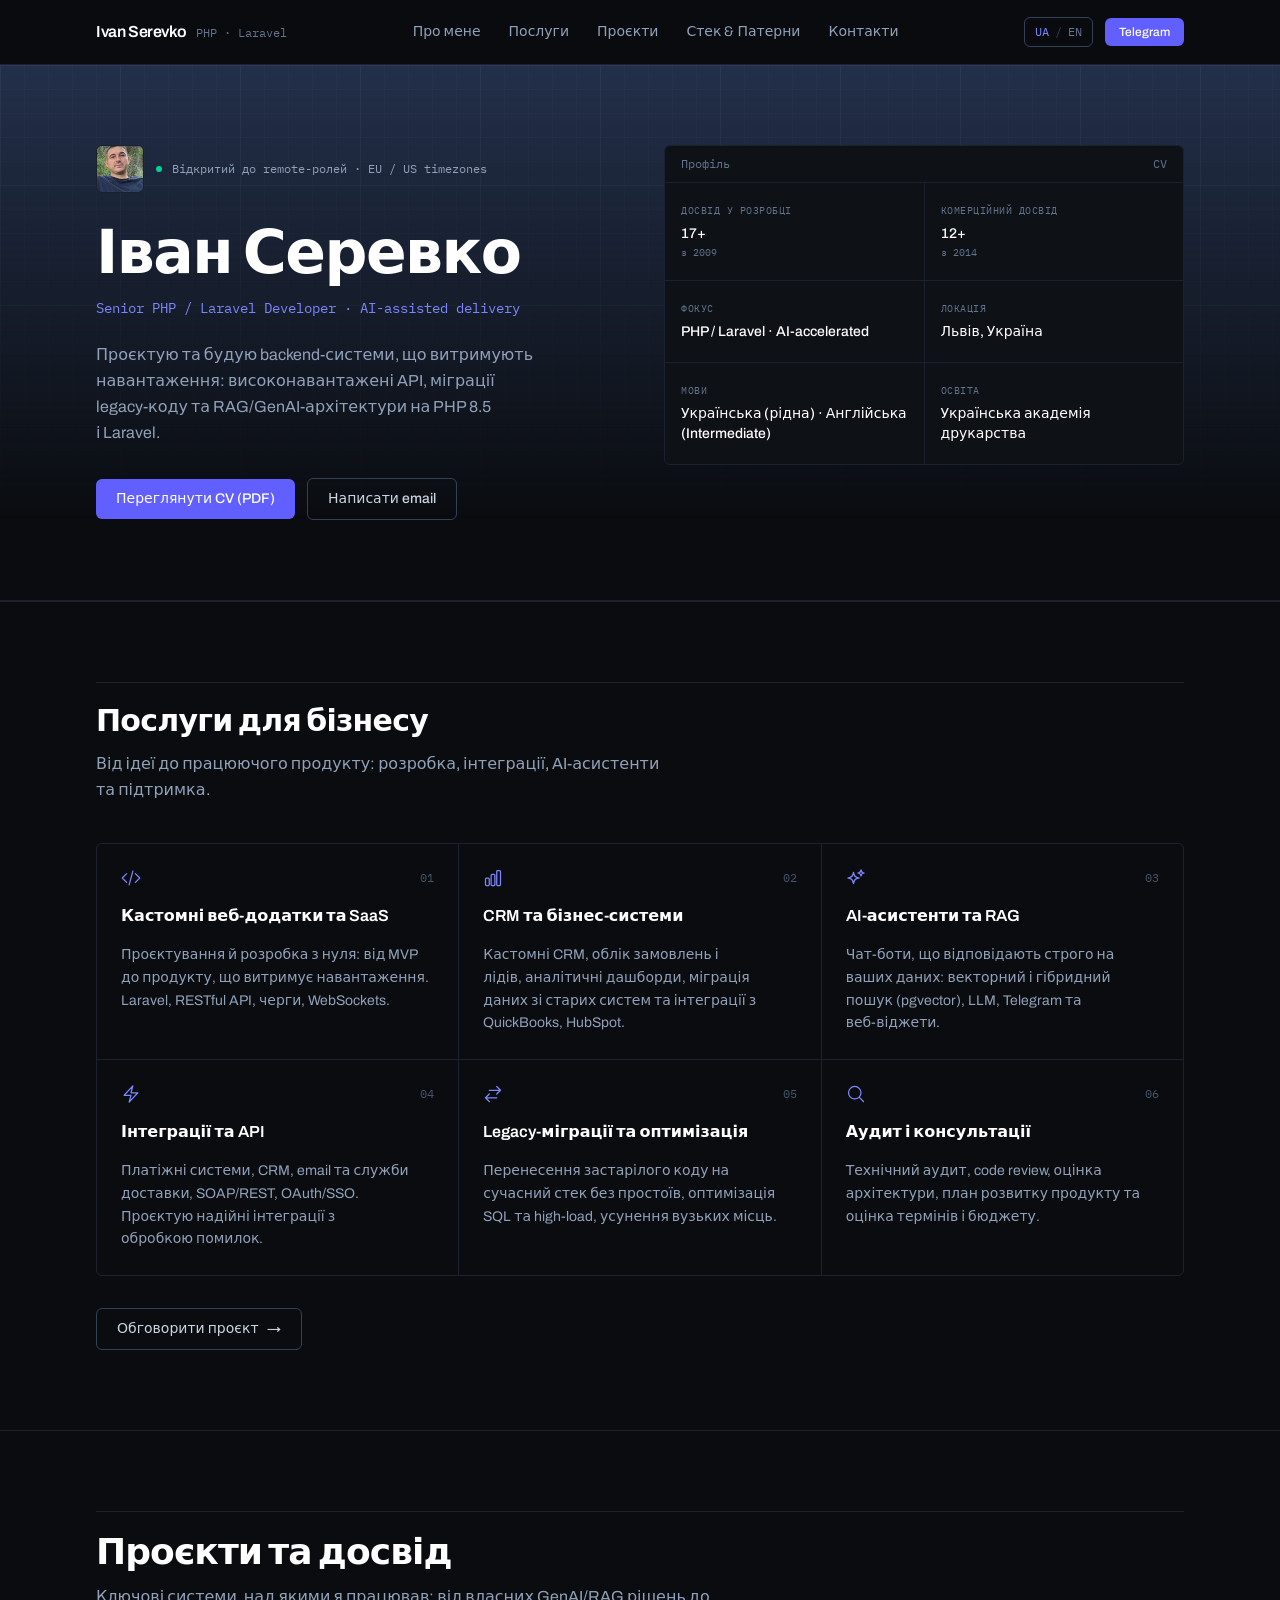
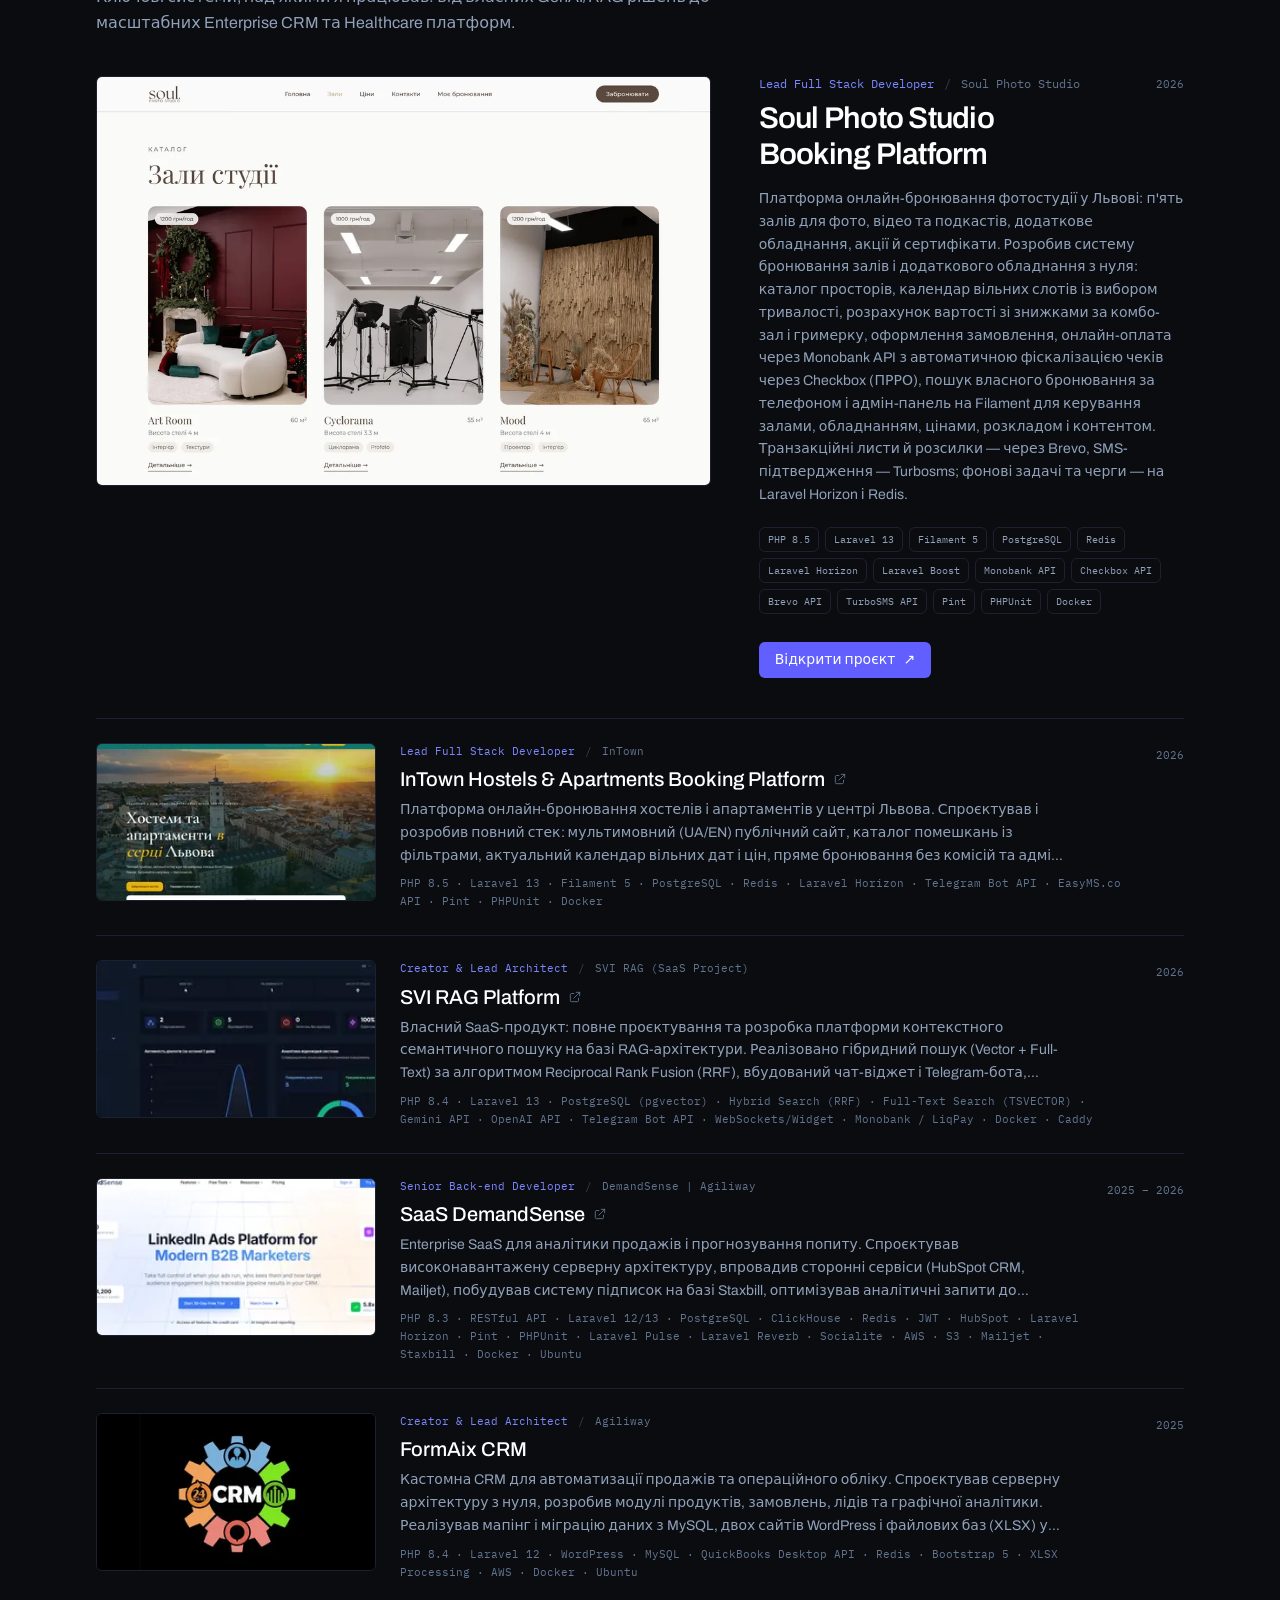
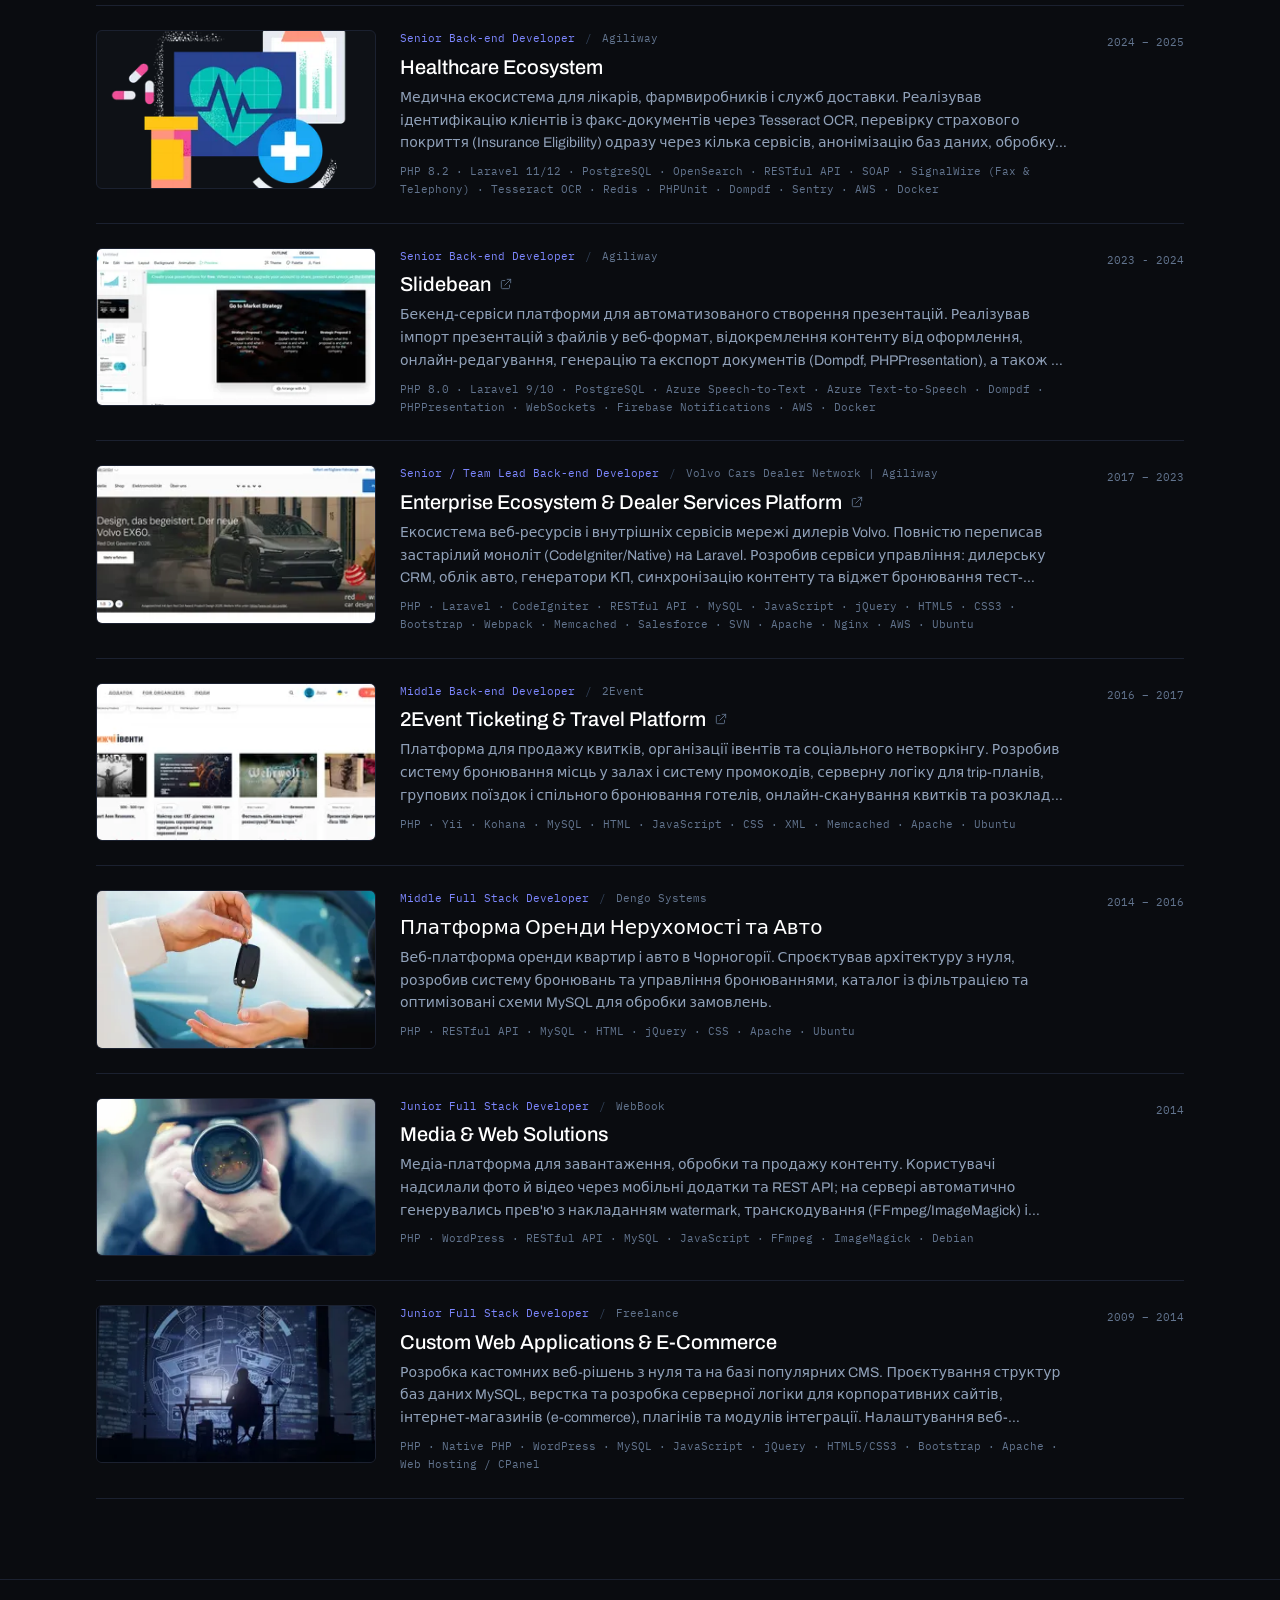
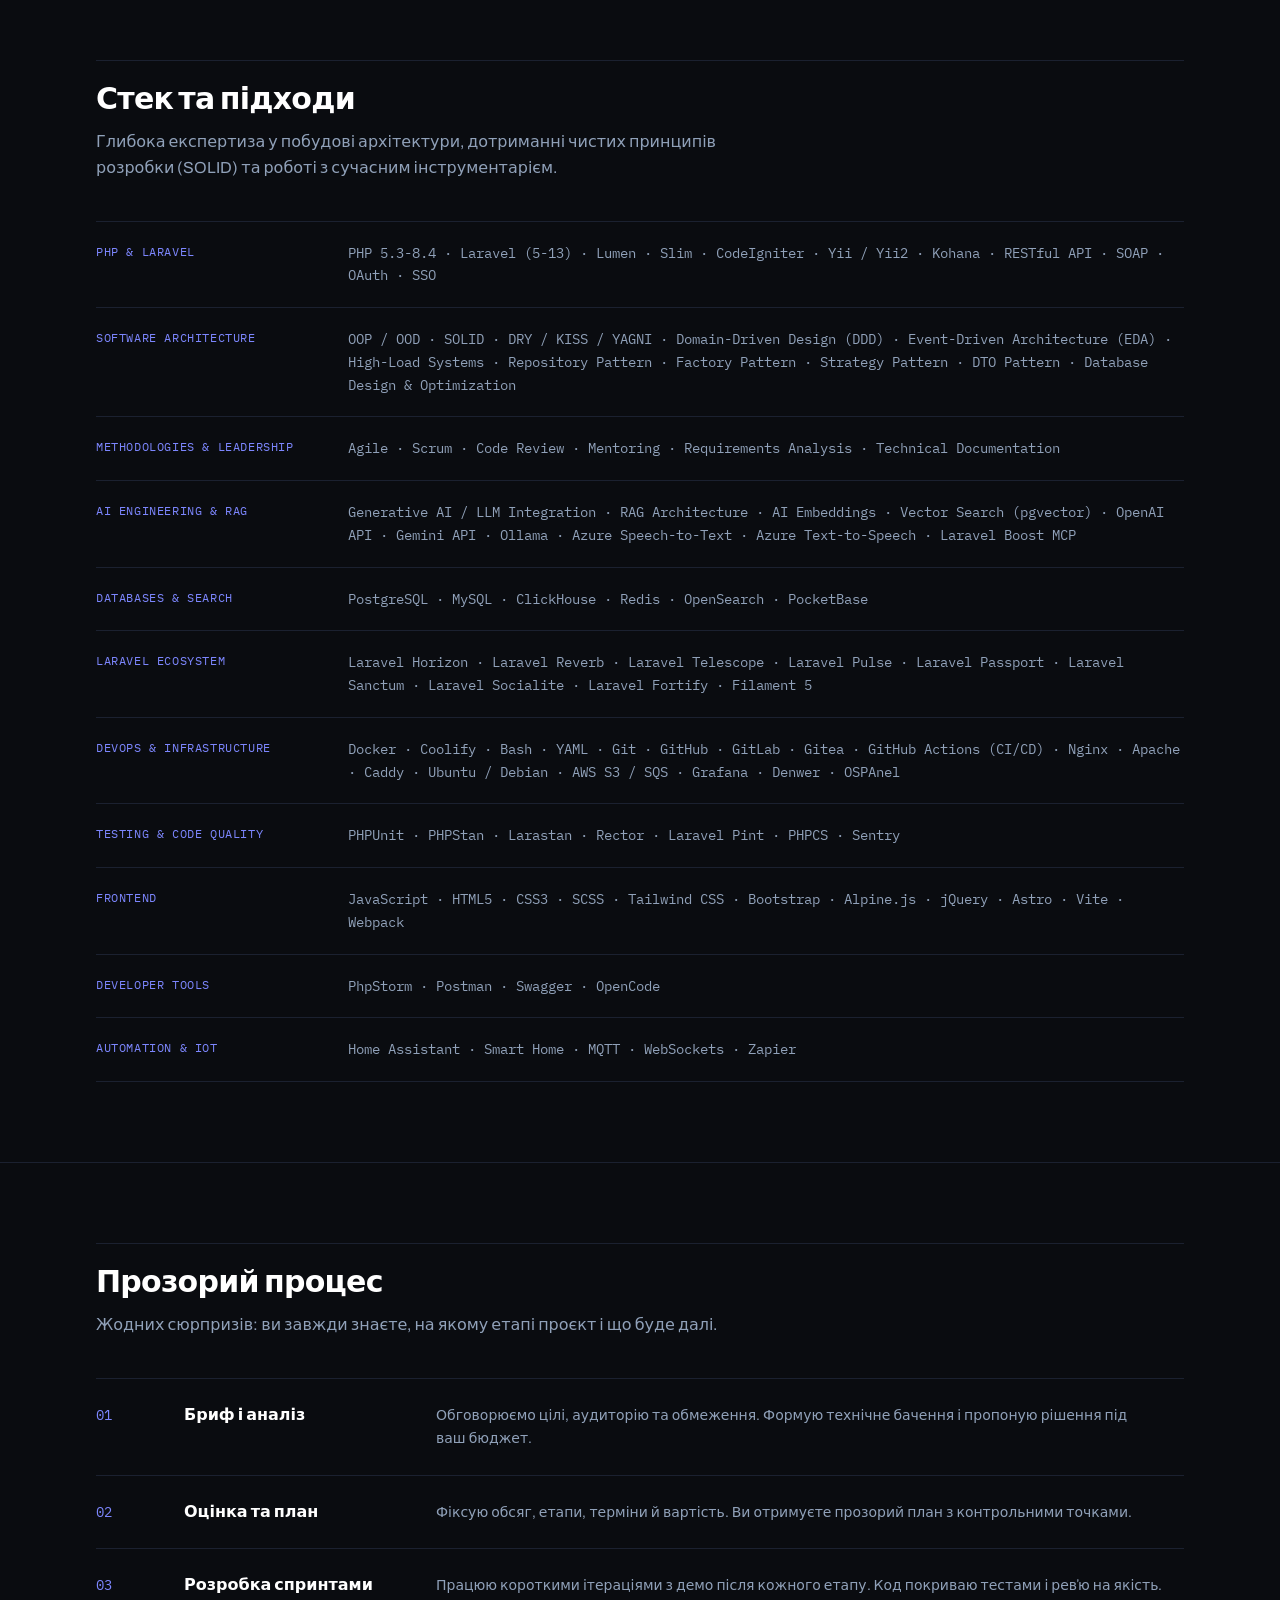
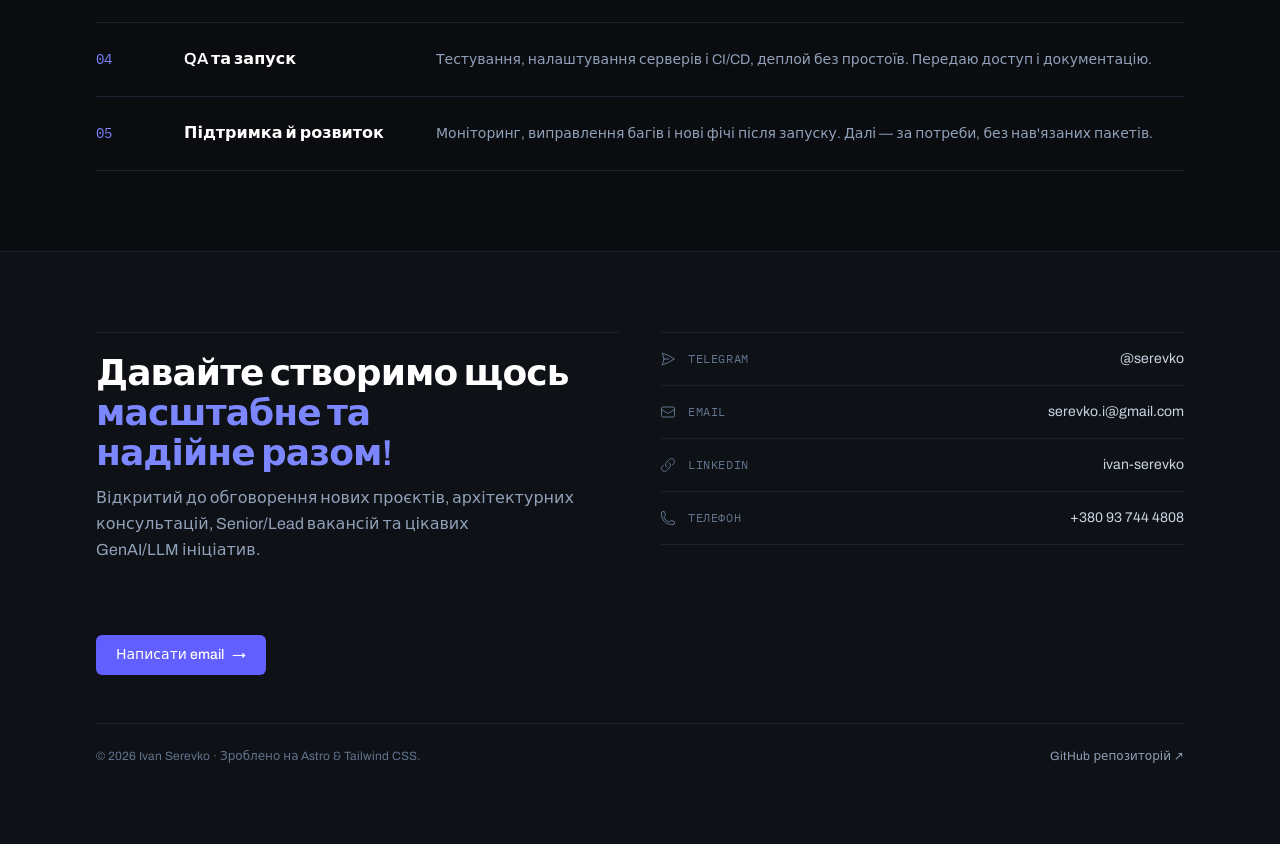
<file: index.html>
<!DOCTYPE html><html lang="uk" class="scroll-smooth dark"><head><meta charset="UTF-8"><meta name="viewport" content="width=device-width, initial-scale=1.0"><meta name="theme-color" content="#0a0c10"><link rel="icon" type="image/svg+xml" href="/favicon.svg"><link rel="icon" type="image/x-icon" href="/favicon.ico" sizes="32x32"><link rel="apple-touch-icon" href="/apple-touch-icon.png"><meta name="description" content="Senior PHP / Laravel розробник: GenAI/RAG архітектури, High-load та Enterprise системи. Відкритий до remote-ролей і нових проєктів."><link rel="canonical" href="https://ivanserevko.github.io/"><link rel="alternate" hreflang="uk" href="https://ivanserevko.github.io/"><link rel="alternate" hreflang="en" href="https://ivanserevko.github.io/en/"><link rel="alternate" hreflang="x-default" href="https://ivanserevko.github.io/"><title>Іван Серевко | Senior &amp; Lead Back-end Developer</title><!-- Open Graph --><meta property="og:type" content="profile"><meta property="og:site_name" content="Ivan Serevko"><meta property="og:title" content="Іван Серевко | Senior &amp; Lead Back-end Developer"><meta property="og:description" content="Senior PHP / Laravel розробник: GenAI/RAG архітектури, High-load та Enterprise системи. Відкритий до remote-ролей і нових проєктів."><meta property="og:url" content="https://ivanserevko.github.io/"><meta property="og:image" content="https://ivanserevko.github.io/images/photo.jpg"><meta property="og:image:alt" content="Іван Серевко | Senior &amp; Lead Back-end Developer"><meta property="og:locale" content="uk_UA"><!-- Twitter --><meta name="twitter:card" content="summary_large_image"><meta name="twitter:title" content="Іван Серевко | Senior &amp; Lead Back-end Developer"><meta name="twitter:description" content="Senior PHP / Laravel розробник: GenAI/RAG архітектури, High-load та Enterprise системи. Відкритий до remote-ролей і нових проєктів."><meta name="twitter:image" content="https://ivanserevko.github.io/images/photo.jpg"><script type="application/ld+json">{"@context":"https://schema.org","@type":"Person","name":"Іван Серевко","alternateName":"Ivan Serevko","jobTitle":"Senior PHP / Laravel Back-end Developer","url":"https://ivanserevko.github.io/","email":"mailto:serevko.i@gmail.com","address":{"@type":"PostalAddress","addressLocality":"Lviv","addressCountry":"UA"},"knowsLanguage":["uk","en"],"sameAs":["https://github.com/IvanSerevko","https://linkedin.com/in/ivan-serevko","https://t.me/serevko"]}</script><!-- Google Fonts --><link rel="preconnect" href="https://fonts.googleapis.com"><link rel="preconnect" href="https://fonts.gstatic.com" crossorigin><link href="https://fonts.googleapis.com/css2?family=Archivo:wght@400;500;600;700&family=IBM+Plex+Mono:wght@400;500&display=swap" rel="stylesheet"><!-- Cloudflare Web Analytics --><script type="module" defer src="https://static.cloudflareinsights.com/beacon.min.js" data-cf-beacon="{&quot;token&quot;: &quot;18e81ea19ceb4a369375cddb66ee6089&quot;}"></script><!-- End Cloudflare Web Analytics --><link rel="stylesheet" href="/_astro/Contacts.C93G6vGw.css"></head><body class="bg-ink text-slate-300 font-sans antialiased selection:bg-indigo-500 selection:text-white min-h-screen flex flex-col"><header class="sticky top-0 z-50 bg-ink/85 backdrop-blur-md border-b border-line"><div class="max-w-6xl mx-auto px-4 sm:px-6 lg:px-8 h-16 flex items-center justify-between gap-4"><a href="/" class="flex items-baseline gap-2.5 rounded-md focus-visible:outline-none focus-visible:ring-2 focus-visible:ring-indigo-400 focus-visible:ring-offset-2 focus-visible:ring-offset-ink"><span class="text-base font-semibold tracking-tight text-white">Ivan Serevko</span><span class="hidden font-mono text-xs text-slate-500 sm:inline">PHP · Laravel</span></a><!-- Desktop Navigation --><nav class="hidden lg:flex items-center gap-7 text-sm" aria-label="Меню"><a href="#about" class="text-slate-400 hover:text-white transition-colors rounded-md focus-visible:outline-none focus-visible:ring-2 focus-visible:ring-indigo-400 focus-visible:ring-offset-2 focus-visible:ring-offset-ink">Про мене</a><a href="#services" class="text-slate-400 hover:text-white transition-colors rounded-md focus-visible:outline-none focus-visible:ring-2 focus-visible:ring-indigo-400 focus-visible:ring-offset-2 focus-visible:ring-offset-ink">Послуги</a><a href="#projects" class="text-slate-400 hover:text-white transition-colors rounded-md focus-visible:outline-none focus-visible:ring-2 focus-visible:ring-indigo-400 focus-visible:ring-offset-2 focus-visible:ring-offset-ink">Проєкти</a><a href="#skills" class="text-slate-400 hover:text-white transition-colors rounded-md focus-visible:outline-none focus-visible:ring-2 focus-visible:ring-indigo-400 focus-visible:ring-offset-2 focus-visible:ring-offset-ink">Стек &amp; Патерни</a><a href="#contacts" class="text-slate-400 hover:text-white transition-colors rounded-md focus-visible:outline-none focus-visible:ring-2 focus-visible:ring-indigo-400 focus-visible:ring-offset-2 focus-visible:ring-offset-ink">Контакти</a></nav><!-- Language Switcher & CTA --><div class="hidden lg:flex items-center gap-3"><a href="/en/" class="inline-flex items-center gap-1.5 rounded-md border border-slate-700 px-2.5 py-1.5 font-mono text-xs text-slate-400 transition-colors hover:border-slate-500 hover:text-white focus-visible:outline-none focus-visible:ring-2 focus-visible:ring-indigo-400 focus-visible:ring-offset-2 focus-visible:ring-offset-ink" aria-label="Змінити мову"><span class="text-indigo-400" aria-current="true">UA</span><span class="text-slate-700" aria-hidden="true">/</span><span class="text-slate-500">EN</span></a><a href="https://t.me/serevko" target="_blank" rel="noopener noreferrer" class="rounded-md bg-indigo-500 px-3.5 py-1.5 text-xs font-medium text-white transition-colors hover:bg-indigo-400 focus-visible:outline-none focus-visible:ring-2 focus-visible:ring-indigo-400 focus-visible:ring-offset-2 focus-visible:ring-offset-ink">Telegram</a></div><!-- Mobile Menu Toggle --><button id="menu-toggle" type="button" class="lg:hidden inline-flex items-center justify-center rounded-md border border-slate-700 p-2 text-slate-300 transition-colors hover:border-slate-500 hover:text-white focus-visible:outline-none focus-visible:ring-2 focus-visible:ring-indigo-400 focus-visible:ring-offset-2 focus-visible:ring-offset-ink" aria-label="Меню" aria-expanded="false" aria-controls="mobile-menu"><svg id="icon-open" class="size-5" fill="none" stroke="currentColor" viewBox="0 0 24 24" aria-hidden="true"><path stroke-linecap="round" stroke-linejoin="round" stroke-width="1.5" d="M4 7h16M4 12h16M4 17h16"></path></svg><svg id="icon-close" class="hidden size-5" fill="none" stroke="currentColor" viewBox="0 0 24 24" aria-hidden="true"><path stroke-linecap="round" stroke-linejoin="round" stroke-width="1.5" d="M6 18 18 6M6 6l12 12"></path></svg></button></div><!-- Mobile Menu Panel --><div id="mobile-menu" class="hidden border-t border-line bg-ink/95 backdrop-blur-md lg:hidden"><nav class="max-w-6xl mx-auto px-4 sm:px-6 lg:px-8 py-4 flex flex-col text-sm" aria-label="Меню"><a href="#about" data-mobile-link class="border-b border-line py-3.5 text-slate-300 transition-colors hover:text-white focus-visible:outline-none focus-visible:ring-2 focus-visible:ring-indigo-400 focus-visible:ring-offset-2 focus-visible:ring-offset-ink">Про мене</a><a href="#services" data-mobile-link class="border-b border-line py-3.5 text-slate-300 transition-colors hover:text-white focus-visible:outline-none focus-visible:ring-2 focus-visible:ring-indigo-400 focus-visible:ring-offset-2 focus-visible:ring-offset-ink">Послуги</a><a href="#projects" data-mobile-link class="border-b border-line py-3.5 text-slate-300 transition-colors hover:text-white focus-visible:outline-none focus-visible:ring-2 focus-visible:ring-indigo-400 focus-visible:ring-offset-2 focus-visible:ring-offset-ink">Проєкти</a><a href="#skills" data-mobile-link class="border-b border-line py-3.5 text-slate-300 transition-colors hover:text-white focus-visible:outline-none focus-visible:ring-2 focus-visible:ring-indigo-400 focus-visible:ring-offset-2 focus-visible:ring-offset-ink">Стек &amp; Патерни</a><a href="#contacts" data-mobile-link class="border-b border-line py-3.5 text-slate-300 transition-colors hover:text-white focus-visible:outline-none focus-visible:ring-2 focus-visible:ring-indigo-400 focus-visible:ring-offset-2 focus-visible:ring-offset-ink">Контакти</a><div class="flex items-center gap-3 pt-4"><a href="/en/" class="inline-flex items-center gap-1.5 rounded-md border border-line px-2.5 py-1.5 font-mono text-xs text-slate-400 transition-colors hover:text-white focus-visible:outline-none focus-visible:ring-2 focus-visible:ring-indigo-400 focus-visible:ring-offset-2 focus-visible:ring-offset-ink" aria-label="Змінити мову"><span class="text-indigo-400">UA</span><span class="text-slate-700" aria-hidden="true">/</span><span class="text-slate-500">EN</span></a><a href="https://t.me/serevko" target="_blank" rel="noopener noreferrer" class="flex-1 rounded-md bg-indigo-500 px-3.5 py-2 text-center text-xs font-medium text-white transition-colors hover:bg-indigo-400 focus-visible:outline-none focus-visible:ring-2 focus-visible:ring-indigo-400 focus-visible:ring-offset-2 focus-visible:ring-offset-ink">Telegram</a></div></nav></div></header><script>
  const toggle = document.getElementById("menu-toggle");
  const menu = document.getElementById("mobile-menu");
  const iconOpen = document.getElementById("icon-open");
  const iconClose = document.getElementById("icon-close");
  const firstLink = menu?.querySelector("[data-mobile-link]");

  function setOpen(open, options) {
    if (!toggle || !menu) return;
    const moveFocus = !options || options.focus !== false;
    menu.classList.toggle("hidden", !open);
    toggle.setAttribute("aria-expanded", String(open));
    iconOpen?.classList.toggle("hidden", open);
    iconClose?.classList.toggle("hidden", !open);
    document.body.classList.toggle("overflow-hidden", open);
    if (!moveFocus) return;
    if (open) firstLink?.focus();
    else toggle.focus();
  }

  toggle?.addEventListener("click", () => {
    setOpen(menu.classList.contains("hidden"));
  });

  document.querySelectorAll("[data-mobile-link]").forEach((link) => {
    link.addEventListener("click", () => setOpen(false));
  });

  document.addEventListener("keydown", (event) => {
    if (event.key === "Escape" && menu && !menu.classList.contains("hidden")) {
      setOpen(false);
    }
  });

  window.addEventListener("resize", () => {
    if (window.innerWidth >= 1024) setOpen(false, { focus: false });
  });
</script><main class="flex-grow"><section id="about" class="relative scroll-mt-16 overflow-hidden border-b border-line"><div class="pointer-events-none absolute inset-0 bg-blueprint [mask-image:linear-gradient(to_bottom,black,transparent_85%)]" aria-hidden="true"></div><div class="relative mx-auto max-w-6xl px-4 py-14 sm:px-6 md:py-20 lg:px-8"><div class="grid items-start gap-10 lg:grid-cols-12 lg:gap-12"><div class="flex flex-col lg:col-span-6"><div class="flex items-center gap-3"><img src="/images/photo.jpg" alt="Іван Серевко" width="80" height="80" loading="eager" class="size-12 shrink-0 rounded-md border border-line object-cover"><p class="flex items-center gap-2.5 font-mono text-xs text-slate-400"><span class="size-1.5 rounded-full bg-emerald-400"></span>Відкритий до remote-ролей · EU / US timezones</p></div><h1 class="mt-8 text-5xl font-semibold leading-[0.95] tracking-tight text-white sm:text-6xl">Іван Серевко</h1><p class="mt-4 font-mono text-sm text-indigo-400">Senior PHP / Laravel Developer · AI-assisted delivery</p><p class="mt-6 max-w-md text-base leading-relaxed text-slate-400">Проєктую та будую backend-системи, що витримують навантаження: високонавантажені API, міграції legacy-коду та RAG/GenAI-архітектури на PHP 8.5 і Laravel.</p><div class="mt-8 flex flex-wrap items-center gap-3"><a href="/cv" class="rounded-md bg-indigo-500 px-5 py-2.5 text-sm font-medium text-white transition-colors hover:bg-indigo-400 focus-visible:outline-none focus-visible:ring-2 focus-visible:ring-indigo-400 focus-visible:ring-offset-2 focus-visible:ring-offset-ink">Переглянути CV (PDF)</a><a href="mailto:serevko.i@gmail.com" class="rounded-md border border-slate-700 px-5 py-2.5 text-sm font-medium text-slate-300 transition-colors hover:border-slate-500 hover:text-white focus-visible:outline-none focus-visible:ring-2 focus-visible:ring-indigo-400 focus-visible:ring-offset-2 focus-visible:ring-offset-ink">Написати email</a></div></div><div class="lg:col-span-6"><div class="overflow-hidden rounded-md border border-line bg-surface"><div class="flex items-center justify-between border-b border-line px-4 py-2.5 font-mono text-xs text-slate-500"><span>Профіль</span><span>CV</span></div><dl class="grid grid-cols-2 gap-px bg-line"><div class="bg-surface px-4 py-5"><dt class="font-mono text-[10px] uppercase tracking-wider text-slate-500">Досвід у розробці</dt><dd class="mt-1.5 text-sm font-medium text-white">17+<span class="mt-0.5 block font-mono text-[10px] font-normal text-slate-500">з 2009</span></dd></div><div class="bg-surface px-4 py-5"><dt class="font-mono text-[10px] uppercase tracking-wider text-slate-500">Комерційний досвід</dt><dd class="mt-1.5 text-sm font-medium text-white">12+<span class="mt-0.5 block font-mono text-[10px] font-normal text-slate-500">з 2014</span></dd></div><div class="bg-surface px-4 py-5"><dt class="font-mono text-[10px] uppercase tracking-wider text-slate-500">Фокус</dt><dd class="mt-1.5 text-sm font-medium text-white">PHP / Laravel · AI-accelerated</dd></div><div class="bg-surface px-4 py-5"><dt class="font-mono text-[10px] uppercase tracking-wider text-slate-500">Локація</dt><dd class="mt-1.5 text-sm font-medium text-white">Львів, Україна</dd></div><div class="bg-surface px-4 py-5"><dt class="font-mono text-[10px] uppercase tracking-wider text-slate-500">Мови</dt><dd class="mt-1.5 text-sm font-medium text-white">Українська (рідна) · Англійська (Intermediate)</dd></div><div class="bg-surface px-4 py-5"><dt class="font-mono text-[10px] uppercase tracking-wider text-slate-500">Освіта</dt><dd class="mt-1.5 text-sm font-medium text-white">Українська академія друкарства</dd></div></dl></div></div></div></div></section><section id="services" class="scroll-mt-16 border-t border-line py-14 md:py-20"><div class="max-w-6xl mx-auto px-4 sm:px-6 lg:px-8"><header class="mb-10"><div class="flex items-baseline justify-between gap-4 border-t border-line pt-5"><h2 class="font-semibold tracking-tight text-white text-2xl sm:text-3xl">Послуги для бізнесу</h2></div><p class="mt-3 max-w-2xl leading-relaxed text-slate-400">Від ідеї до працюючого продукту: розробка, інтеграції, AI-асистенти та підтримка.</p></header><div class="grid grid-cols-1 gap-px overflow-hidden rounded-md border border-line bg-line sm:grid-cols-2 lg:grid-cols-3"><a href="#contacts" class="group flex flex-col gap-4 bg-ink p-6 transition-colors hover:bg-surface focus-visible:outline-none focus-visible:ring-2 focus-visible:ring-inset focus-visible:ring-indigo-400"><div class="flex items-center justify-between"><svg class="size-5 text-indigo-400" fill="none" stroke="currentColor" viewBox="0 0 24 24" stroke-width="1.5" stroke-linecap="round" stroke-linejoin="round" aria-hidden="true"><path d="M17.25 6.75 22.5 12l-5.25 5.25m-10.5 0L1.5 12l5.25-5.25m7.5-3-4.5 16.5"></path></svg><span class="font-mono text-xs text-slate-600">01</span></div><h3 class="text-base font-semibold text-white transition-colors group-hover:text-indigo-300">Кастомні веб-додатки та SaaS</h3><p class="text-sm leading-relaxed text-slate-400">Проєктування й розробка з нуля: від MVP до продукту, що витримує навантаження. Laravel, RESTful API, черги, WebSockets.</p></a><a href="#contacts" class="group flex flex-col gap-4 bg-ink p-6 transition-colors hover:bg-surface focus-visible:outline-none focus-visible:ring-2 focus-visible:ring-inset focus-visible:ring-indigo-400"><div class="flex items-center justify-between"><svg class="size-5 text-indigo-400" fill="none" stroke="currentColor" viewBox="0 0 24 24" stroke-width="1.5" stroke-linecap="round" stroke-linejoin="round" aria-hidden="true"><path d="M3 13.125C3 12.504 3.504 12 4.125 12h2.25c.621 0 1.125.504 1.125 1.125v6.75C7.5 20.496 6.996 21 6.375 21h-2.25A1.125 1.125 0 0 1 3 19.875v-6.75ZM9.75 8.625c0-.621.504-1.125 1.125-1.125h2.25c.621 0 1.125.504 1.125 1.125v11.25c0 .621-.504 1.125-1.125 1.125h-2.25a1.125 1.125 0 0 1-1.125-1.125V8.625ZM16.5 4.125c0-.621.504-1.125 1.125-1.125h2.25C20.496 3 21 3.504 21 4.125v15.75c0 .621-.504 1.125-1.125 1.125h-2.25a1.125 1.125 0 0 1-1.125-1.125V4.125Z"></path></svg><span class="font-mono text-xs text-slate-600">02</span></div><h3 class="text-base font-semibold text-white transition-colors group-hover:text-indigo-300">CRM та бізнес-системи</h3><p class="text-sm leading-relaxed text-slate-400">Кастомні CRM, облік замовлень і лідів, аналітичні дашборди, міграція даних зі старих систем та інтеграції з QuickBooks, HubSpot.</p></a><a href="#contacts" class="group flex flex-col gap-4 bg-ink p-6 transition-colors hover:bg-surface focus-visible:outline-none focus-visible:ring-2 focus-visible:ring-inset focus-visible:ring-indigo-400"><div class="flex items-center justify-between"><svg class="size-5 text-indigo-400" fill="none" stroke="currentColor" viewBox="0 0 24 24" stroke-width="1.5" stroke-linecap="round" stroke-linejoin="round" aria-hidden="true"><path d="M9.813 15.904 9 18.75l-.813-2.846a4.5 4.5 0 0 0-3.09-3.09L2.25 12l2.846-.813a4.5 4.5 0 0 0 3.09-3.09L9 5.25l.813 2.846a4.5 4.5 0 0 0 3.09 3.09L15.75 12l-2.846.813a4.5 4.5 0 0 0-3.09 3.09ZM18.259 8.715 18 9.75l-.259-1.035a3.375 3.375 0 0 0-2.455-2.456L14.25 6l1.036-.259a3.375 3.375 0 0 0 2.455-2.456L18 2.25l.259 1.035a3.375 3.375 0 0 0 2.456 2.456L21.75 6l-1.035.259a3.375 3.375 0 0 0-2.456 2.456Z"></path></svg><span class="font-mono text-xs text-slate-600">03</span></div><h3 class="text-base font-semibold text-white transition-colors group-hover:text-indigo-300">AI-асистенти та RAG</h3><p class="text-sm leading-relaxed text-slate-400">Чат-боти, що відповідають строго на ваших даних: векторний і гібридний пошук (pgvector), LLM, Telegram та веб-віджети.</p></a><a href="#contacts" class="group flex flex-col gap-4 bg-ink p-6 transition-colors hover:bg-surface focus-visible:outline-none focus-visible:ring-2 focus-visible:ring-inset focus-visible:ring-indigo-400"><div class="flex items-center justify-between"><svg class="size-5 text-indigo-400" fill="none" stroke="currentColor" viewBox="0 0 24 24" stroke-width="1.5" stroke-linecap="round" stroke-linejoin="round" aria-hidden="true"><path d="m3.75 13.5 10.5-11.25L12 10.5h8.25L9.75 21.75 12 13.5H3.75Z"></path></svg><span class="font-mono text-xs text-slate-600">04</span></div><h3 class="text-base font-semibold text-white transition-colors group-hover:text-indigo-300">Інтеграції та API</h3><p class="text-sm leading-relaxed text-slate-400">Платіжні системи, CRM, email та служби доставки, SOAP/REST, OAuth/SSO. Проєктую надійні інтеграції з обробкою помилок.</p></a><a href="#contacts" class="group flex flex-col gap-4 bg-ink p-6 transition-colors hover:bg-surface focus-visible:outline-none focus-visible:ring-2 focus-visible:ring-inset focus-visible:ring-indigo-400"><div class="flex items-center justify-between"><svg class="size-5 text-indigo-400" fill="none" stroke="currentColor" viewBox="0 0 24 24" stroke-width="1.5" stroke-linecap="round" stroke-linejoin="round" aria-hidden="true"><path d="M7.5 21 3 16.5m0 0L7.5 12M3 16.5h13.5m0-13.5L21 7.5m0 0L16.5 12M21 7.5H7.5"></path></svg><span class="font-mono text-xs text-slate-600">05</span></div><h3 class="text-base font-semibold text-white transition-colors group-hover:text-indigo-300">Legacy-міграції та оптимізація</h3><p class="text-sm leading-relaxed text-slate-400">Перенесення застарілого коду на сучасний стек без простоїв, оптимізація SQL та high-load, усунення вузьких місць.</p></a><a href="#contacts" class="group flex flex-col gap-4 bg-ink p-6 transition-colors hover:bg-surface focus-visible:outline-none focus-visible:ring-2 focus-visible:ring-inset focus-visible:ring-indigo-400"><div class="flex items-center justify-between"><svg class="size-5 text-indigo-400" fill="none" stroke="currentColor" viewBox="0 0 24 24" stroke-width="1.5" stroke-linecap="round" stroke-linejoin="round" aria-hidden="true"><path d="m21 21-5.197-5.197m0 0A7.5 7.5 0 1 0 5.196 5.196a7.5 7.5 0 0 0 10.607 10.607Z"></path></svg><span class="font-mono text-xs text-slate-600">06</span></div><h3 class="text-base font-semibold text-white transition-colors group-hover:text-indigo-300">Аудит і консультації</h3><p class="text-sm leading-relaxed text-slate-400">Технічний аудит, code review, оцінка архітектури, план розвитку продукту та оцінка термінів і бюджету.</p></a></div><div class="mt-8"><a href="#contacts" class="inline-flex items-center gap-2 rounded-md border border-slate-700 px-5 py-2.5 text-sm font-medium text-slate-300 transition-colors hover:border-slate-500 hover:text-white focus-visible:outline-none focus-visible:ring-2 focus-visible:ring-indigo-400 focus-visible:ring-offset-2 focus-visible:ring-offset-ink">Обговорити проєкт<span aria-hidden="true">→</span></a></div></div></section><section id="projects" class="scroll-mt-16 border-t border-line py-14 md:py-20"><div class="max-w-6xl mx-auto px-4 sm:px-6 lg:px-8"><header class="mb-10"><div class="flex items-baseline justify-between gap-4 border-t border-line pt-5"><h2 class="font-semibold tracking-tight text-white text-3xl sm:text-4xl">Проєкти та досвід</h2></div><p class="mt-3 max-w-2xl leading-relaxed text-slate-400">Ключові системи, над якими я працював: від власних GenAI/RAG рішень до масштабних Enterprise CRM та Healthcare платформ.</p></header><article class="grid gap-8 border-b border-line pb-10 lg:grid-cols-12 lg:gap-12"><div class="lg:col-span-7"><div class="overflow-hidden rounded-md border border-line bg-surface"><img src="/_astro/soul.lSffBrki_1pmYVW.webp" srcset="/_astro/soul.lSffBrki_1wB1Q5.webp 480w, /_astro/soul.lSffBrki_NqniA.webp 960w, /_astro/soul.lSffBrki_1pmYVW.webp 1440w" alt="Soul Photo Studio Booking Platform" sizes="(min-width: 1024px) 620px, 100vw" loading="lazy" decoding="async" width="1440" height="960" class="h-auto w-full"></div></div><div class="flex flex-col lg:col-span-5"><div class="flex flex-wrap items-baseline justify-between gap-x-4 gap-y-1 font-mono text-xs"><div class="flex flex-wrap items-baseline gap-x-2.5 gap-y-1"><span class="text-indigo-400">Lead Full Stack Developer</span><span class="text-slate-700" aria-hidden="true">/</span><span class="text-slate-500">Soul Photo Studio</span></div><span class="text-[11px] text-slate-500">2026</span></div><h3 class="mt-2 text-2xl font-semibold tracking-tight text-white sm:text-3xl">Soul Photo Studio Booking Platform</h3><p class="mt-4 max-w-xl text-sm leading-relaxed text-slate-400">Платформа онлайн-бронювання фотостудії у Львові: п&#39;ять залів для фото, відео та подкастів, додаткове обладнання, акції й сертифікати. Розробив систему бронювання залів і додаткового обладнання з нуля: каталог просторів, календар вільних слотів із вибором тривалості, розрахунок вартості зі знижками за комбо-зал і гримерку, оформлення замовлення, онлайн-оплата через Monobank API з автоматичною фіскалізацією чеків через Checkbox (ПРРО), пошук власного бронювання за телефоном і адмін-панель на Filament для керування залами, обладнанням, цінами, розкладом і контентом. Транзакційні листи й розсилки — через Brevo, SMS-підтвердження — Turbosms; фонові задачі та черги — на Laravel Horizon і Redis.</p><ul class="mt-5 flex flex-wrap gap-1.5"><li class="rounded-md border border-line px-2 py-1 font-mono text-[10px] text-slate-400">PHP 8.5</li><li class="rounded-md border border-line px-2 py-1 font-mono text-[10px] text-slate-400">Laravel 13</li><li class="rounded-md border border-line px-2 py-1 font-mono text-[10px] text-slate-400">Filament 5</li><li class="rounded-md border border-line px-2 py-1 font-mono text-[10px] text-slate-400">PostgreSQL</li><li class="rounded-md border border-line px-2 py-1 font-mono text-[10px] text-slate-400">Redis</li><li class="rounded-md border border-line px-2 py-1 font-mono text-[10px] text-slate-400">Laravel Horizon</li><li class="rounded-md border border-line px-2 py-1 font-mono text-[10px] text-slate-400">Laravel Boost</li><li class="rounded-md border border-line px-2 py-1 font-mono text-[10px] text-slate-400">Monobank API</li><li class="rounded-md border border-line px-2 py-1 font-mono text-[10px] text-slate-400">Checkbox API</li><li class="rounded-md border border-line px-2 py-1 font-mono text-[10px] text-slate-400">Brevo API</li><li class="rounded-md border border-line px-2 py-1 font-mono text-[10px] text-slate-400">TurboSMS API</li><li class="rounded-md border border-line px-2 py-1 font-mono text-[10px] text-slate-400">Pint</li><li class="rounded-md border border-line px-2 py-1 font-mono text-[10px] text-slate-400">PHPUnit</li><li class="rounded-md border border-line px-2 py-1 font-mono text-[10px] text-slate-400">Docker</li></ul><a href="https://soulphotostudio.com.ua" target="_blank" rel="noopener noreferrer" class="mt-7 inline-flex w-fit items-center gap-2 rounded-md bg-indigo-500 px-4 py-2 text-sm font-medium text-white transition-colors hover:bg-indigo-400 focus-visible:outline-none focus-visible:ring-2 focus-visible:ring-indigo-400 focus-visible:ring-offset-2 focus-visible:ring-offset-ink">Відкрити проєкт<span aria-hidden="true">↗</span></a></div></article><div><article class="group grid grid-cols-1 items-start gap-4 border-b border-line py-6 sm:grid-cols-[240px_1fr] sm:gap-6 lg:grid-cols-[280px_1fr_auto]"><div class="overflow-hidden rounded-md border border-line bg-surface transition-colors group-hover:border-slate-700"><img src="/_astro/intown.281BMi44_2gYvfj.webp" srcset="/_astro/intown.281BMi44_19pEWT.webp 320w, /_astro/intown.281BMi44_ZxWX5O.webp 640w, /_astro/intown.281BMi44_Z2glB9x.webp 960w" alt="InTown Hostels &amp; Apartments Booking Platform" sizes="(min-width: 1024px) 280px, (min-width: 640px) 240px, 100vw" loading="lazy" decoding="async" width="1440" height="900" class="aspect-video w-full object-cover"></div><div class="min-w-0"><div class="flex flex-wrap items-baseline gap-x-2.5 gap-y-1 font-mono text-[11px]"><span class="text-indigo-400">Lead Full Stack Developer</span><span class="text-slate-700" aria-hidden="true">/</span><span class="text-slate-500">InTown</span></div><h3 class="mt-1.5 flex items-baseline gap-2 text-lg font-medium text-white transition-colors group-hover:text-indigo-300 sm:text-xl">InTown Hostels &amp; Apartments Booking Platform<a href="https://intown.lviv.ua" target="_blank" rel="noopener noreferrer" class="shrink-0 text-slate-500 transition-colors hover:text-indigo-400 focus-visible:outline-none focus-visible:ring-2 focus-visible:ring-indigo-400 focus-visible:ring-offset-2 focus-visible:ring-offset-ink" aria-label="Відкрити проєкт: InTown Hostels &amp; Apartments Booking Platform"><svg class="size-3.5" fill="none" stroke="currentColor" viewBox="0 0 24 24" stroke-width="1.5" stroke-linecap="round" stroke-linejoin="round" aria-hidden="true"><path d="M10 6H6a2 2 0 0 0-2 2v10a2 2 0 0 0 2 2h10a2 2 0 0 0 2-2v-4M14 4h6m0 0v6m0-6L10 14"></path></svg></a></h3><p class="mt-1.5 line-clamp-2 max-w-2xl text-sm leading-relaxed text-slate-400 sm:line-clamp-3">Платформа онлайн-бронювання хостелів і апартаментів у центрі Львова. Спроєктував і розробив повний стек: мультимовний (UA/EN) публічний сайт, каталог помешкань із фільтрами, актуальний календар вільних дат і цін, пряме бронювання без комісій та адмін-панель на Filament. Інтегрував EasyMS.co для синхронізації бронювань і заявок, а через Telegram-бот можна шукати вільне житло та робити бронювання.</p><p class="mt-2 font-mono text-[11px] leading-relaxed text-slate-500">PHP 8.5 · Laravel 13 · Filament 5 · PostgreSQL · Redis · Laravel Horizon · Telegram Bot API · EasyMS.co API · Pint · PHPUnit · Docker</p></div><span class="hidden pt-1 font-mono text-[11px] text-slate-500 lg:block">2026</span></article><article class="group grid grid-cols-1 items-start gap-4 border-b border-line py-6 sm:grid-cols-[240px_1fr] sm:gap-6 lg:grid-cols-[280px_1fr_auto]"><div class="overflow-hidden rounded-md border border-line bg-surface transition-colors group-hover:border-slate-700"><img src="/_astro/svi-rag.DTwhApH8_Z2i3tv9.webp" srcset="/_astro/svi-rag.DTwhApH8_mzrck.webp 320w, /_astro/svi-rag.DTwhApH8_Z1l8XOt.webp 640w, /_astro/svi-rag.DTwhApH8_15H7hw.webp 960w" alt="SVI RAG Platform" sizes="(min-width: 1024px) 280px, (min-width: 640px) 240px, 100vw" loading="lazy" decoding="async" width="1882" height="823" class="aspect-video w-full object-cover"></div><div class="min-w-0"><div class="flex flex-wrap items-baseline gap-x-2.5 gap-y-1 font-mono text-[11px]"><span class="text-indigo-400">Creator &amp; Lead Architect</span><span class="text-slate-700" aria-hidden="true">/</span><span class="text-slate-500">SVI RAG (SaaS Project)</span></div><h3 class="mt-1.5 flex items-baseline gap-2 text-lg font-medium text-white transition-colors group-hover:text-indigo-300 sm:text-xl">SVI RAG Platform<a href="https://svi-rag.tech" target="_blank" rel="noopener noreferrer" class="shrink-0 text-slate-500 transition-colors hover:text-indigo-400 focus-visible:outline-none focus-visible:ring-2 focus-visible:ring-indigo-400 focus-visible:ring-offset-2 focus-visible:ring-offset-ink" aria-label="Відкрити проєкт: SVI RAG Platform"><svg class="size-3.5" fill="none" stroke="currentColor" viewBox="0 0 24 24" stroke-width="1.5" stroke-linecap="round" stroke-linejoin="round" aria-hidden="true"><path d="M10 6H6a2 2 0 0 0-2 2v10a2 2 0 0 0 2 2h10a2 2 0 0 0 2-2v-4M14 4h6m0 0v6m0-6L10 14"></path></svg></a></h3><p class="mt-1.5 line-clamp-2 max-w-2xl text-sm leading-relaxed text-slate-400 sm:line-clamp-3">Власний SaaS-продукт: повне проєктування та розробка платформи контекстного семантичного пошуку на базі RAG-архітектури. Реалізовано гібридний пошук (Vector + Full-Text) за алгоритмом Reciprocal Rank Fusion (RRF), вбудований чат-віджет і Telegram-бота, генерацію відповідей строго на наданому контексті та збереження історії листування клієнтів.</p><p class="mt-2 font-mono text-[11px] leading-relaxed text-slate-500">PHP 8.4 · Laravel 13 · PostgreSQL (pgvector) · Hybrid Search (RRF) · Full-Text Search (TSVECTOR) · Gemini API · OpenAI API · Telegram Bot API · WebSockets/Widget · Monobank / LiqPay · Docker · Caddy</p></div><span class="hidden pt-1 font-mono text-[11px] text-slate-500 lg:block">2026</span></article><article class="group grid grid-cols-1 items-start gap-4 border-b border-line py-6 sm:grid-cols-[240px_1fr] sm:gap-6 lg:grid-cols-[280px_1fr_auto]"><div class="overflow-hidden rounded-md border border-line bg-surface transition-colors group-hover:border-slate-700"><img src="/_astro/demand-sense.VbViHZeu_22tYE9.webp" srcset="/_astro/demand-sense.VbViHZeu_128Fba.webp 320w, /_astro/demand-sense.VbViHZeu_wsChy.webp 640w, /_astro/demand-sense.VbViHZeu_ZFfV0w.webp 960w" alt="SaaS DemandSense" sizes="(min-width: 1024px) 280px, (min-width: 640px) 240px, 100vw" loading="lazy" decoding="async" width="1652" height="730" class="aspect-video w-full object-cover"></div><div class="min-w-0"><div class="flex flex-wrap items-baseline gap-x-2.5 gap-y-1 font-mono text-[11px]"><span class="text-indigo-400">Senior Back-end Developer</span><span class="text-slate-700" aria-hidden="true">/</span><span class="text-slate-500">DemandSense | Agiliway</span></div><h3 class="mt-1.5 flex items-baseline gap-2 text-lg font-medium text-white transition-colors group-hover:text-indigo-300 sm:text-xl">SaaS DemandSense<a href="https://demandsense.com" target="_blank" rel="noopener noreferrer" class="shrink-0 text-slate-500 transition-colors hover:text-indigo-400 focus-visible:outline-none focus-visible:ring-2 focus-visible:ring-indigo-400 focus-visible:ring-offset-2 focus-visible:ring-offset-ink" aria-label="Відкрити проєкт: SaaS DemandSense"><svg class="size-3.5" fill="none" stroke="currentColor" viewBox="0 0 24 24" stroke-width="1.5" stroke-linecap="round" stroke-linejoin="round" aria-hidden="true"><path d="M10 6H6a2 2 0 0 0-2 2v10a2 2 0 0 0 2 2h10a2 2 0 0 0 2-2v-4M14 4h6m0 0v6m0-6L10 14"></path></svg></a></h3><p class="mt-1.5 line-clamp-2 max-w-2xl text-sm leading-relaxed text-slate-400 sm:line-clamp-3">Enterprise SaaS для аналітики продажів і прогнозування попиту. Спроєктував високонавантажену серверну архітектуру, впровадив сторонні сервіси (HubSpot CRM, Mailjet), побудував систему підписок на базі Staxbill, оптимізував аналітичні запити до ClickHouse/PostgreSQL та налаштував асинхронні черги й WebSocket-сповіщення в реальному часі.</p><p class="mt-2 font-mono text-[11px] leading-relaxed text-slate-500">PHP 8.3 · RESTful API · Laravel 12/13 · PostgreSQL · ClickHouse · Redis · JWT · HubSpot · Laravel Horizon · Pint · PHPUnit · Laravel Pulse · Laravel Reverb · Socialite · AWS · S3 · Mailjet · Staxbill · Docker · Ubuntu</p></div><span class="hidden pt-1 font-mono text-[11px] text-slate-500 lg:block">2025 – 2026</span></article><article class="group grid grid-cols-1 items-start gap-4 border-b border-line py-6 sm:grid-cols-[240px_1fr] sm:gap-6 lg:grid-cols-[280px_1fr_auto]"><div class="overflow-hidden rounded-md border border-line bg-surface transition-colors group-hover:border-slate-700"><img src="/_astro/crm.3fdKD5TY_AvDyP.webp" srcset="/_astro/crm.3fdKD5TY_mpxVn.webp 320w, /_astro/crm.3fdKD5TY_auUyT.webp 640w, /_astro/crm.3fdKD5TY_AvDyP.webp 780w" alt="FormAix CRM" sizes="(min-width: 1024px) 280px, (min-width: 640px) 240px, 100vw" loading="lazy" decoding="async" width="780" height="456" class="aspect-video w-full object-cover"></div><div class="min-w-0"><div class="flex flex-wrap items-baseline gap-x-2.5 gap-y-1 font-mono text-[11px]"><span class="text-indigo-400">Creator &amp; Lead Architect</span><span class="text-slate-700" aria-hidden="true">/</span><span class="text-slate-500">Agiliway</span></div><h3 class="mt-1.5 flex items-baseline gap-2 text-lg font-medium text-white transition-colors group-hover:text-indigo-300 sm:text-xl">FormAix CRM</h3><p class="mt-1.5 line-clamp-2 max-w-2xl text-sm leading-relaxed text-slate-400 sm:line-clamp-3">Кастомна CRM для автоматизації продажів та операційного обліку. Спроєктував серверну архітектуру з нуля, розробив модулі продуктів, замовлень, лідів та графічної аналітики. Реалізував мапінг і міграцію даних з MySQL, двох сайтів WordPress і файлових баз (XLSX) у CRM, а також двосторонню інтеграцію з QuickBooks Desktop.</p><p class="mt-2 font-mono text-[11px] leading-relaxed text-slate-500">PHP 8.4 · Laravel 12 · WordPress · MySQL · QuickBooks Desktop API · Redis · Bootstrap 5 · XLSX Processing · AWS · Docker · Ubuntu</p></div><span class="hidden pt-1 font-mono text-[11px] text-slate-500 lg:block">2025</span></article><article class="group grid grid-cols-1 items-start gap-4 border-b border-line py-6 sm:grid-cols-[240px_1fr] sm:gap-6 lg:grid-cols-[280px_1fr_auto]"><div class="overflow-hidden rounded-md border border-line bg-surface transition-colors group-hover:border-slate-700"><img src="/_astro/healthcare.Cy23lw26_21jXra.webp" srcset="/_astro/healthcare.Cy23lw26_1wzrR9.webp 320w, /_astro/healthcare.Cy23lw26_ZjP0Wd.webp 640w, /_astro/healthcare.Cy23lw26_111T7u.webp 960w" alt="Healthcare Ecosystem" sizes="(min-width: 1024px) 280px, (min-width: 640px) 240px, 100vw" loading="lazy" decoding="async" width="1217" height="816" class="aspect-video w-full object-cover"></div><div class="min-w-0"><div class="flex flex-wrap items-baseline gap-x-2.5 gap-y-1 font-mono text-[11px]"><span class="text-indigo-400">Senior Back-end Developer</span><span class="text-slate-700" aria-hidden="true">/</span><span class="text-slate-500">Agiliway</span></div><h3 class="mt-1.5 flex items-baseline gap-2 text-lg font-medium text-white transition-colors group-hover:text-indigo-300 sm:text-xl">Healthcare Ecosystem</h3><p class="mt-1.5 line-clamp-2 max-w-2xl text-sm leading-relaxed text-slate-400 sm:line-clamp-3">Медична екосистема для лікарів, фармвиробників і служб доставки. Реалізував ідентифікацію клієнтів із факс-документів через Tesseract OCR, перевірку страхового покриття (Insurance Eligibility) одразу через кілька сервісів, анонімізацію баз даних, обробку замовлень препаратів та інтеграцію з SignalWire для факсів і голосових сповіщень.</p><p class="mt-2 font-mono text-[11px] leading-relaxed text-slate-500">PHP 8.2 · Laravel 11/12 · PostgreSQL · OpenSearch · RESTful API · SOAP · SignalWire (Fax &amp; Telephony) · Tesseract OCR · Redis · PHPUnit · Dompdf · Sentry · AWS · Docker</p></div><span class="hidden pt-1 font-mono text-[11px] text-slate-500 lg:block">2024 – 2025</span></article><article class="group grid grid-cols-1 items-start gap-4 border-b border-line py-6 sm:grid-cols-[240px_1fr] sm:gap-6 lg:grid-cols-[280px_1fr_auto]"><div class="overflow-hidden rounded-md border border-line bg-surface transition-colors group-hover:border-slate-700"><img src="/_astro/roi4cio.Ca47dv28_Z2q3mi2.webp" srcset="/_astro/roi4cio.Ca47dv28_Z1gs0oY.webp 320w, /_astro/roi4cio.Ca47dv28_Z5lmf5.webp 640w, /_astro/roi4cio.Ca47dv28_19jmSr.webp 960w" alt="Slidebean" sizes="(min-width: 1024px) 280px, (min-width: 640px) 240px, 100vw" loading="lazy" decoding="async" width="1160" height="600" class="aspect-video w-full object-cover"></div><div class="min-w-0"><div class="flex flex-wrap items-baseline gap-x-2.5 gap-y-1 font-mono text-[11px]"><span class="text-indigo-400">Senior Back-end Developer</span><span class="text-slate-700" aria-hidden="true">/</span><span class="text-slate-500">Agiliway</span></div><h3 class="mt-1.5 flex items-baseline gap-2 text-lg font-medium text-white transition-colors group-hover:text-indigo-300 sm:text-xl">Slidebean<a href="https://slidebean.com" target="_blank" rel="noopener noreferrer" class="shrink-0 text-slate-500 transition-colors hover:text-indigo-400 focus-visible:outline-none focus-visible:ring-2 focus-visible:ring-indigo-400 focus-visible:ring-offset-2 focus-visible:ring-offset-ink" aria-label="Відкрити проєкт: Slidebean"><svg class="size-3.5" fill="none" stroke="currentColor" viewBox="0 0 24 24" stroke-width="1.5" stroke-linecap="round" stroke-linejoin="round" aria-hidden="true"><path d="M10 6H6a2 2 0 0 0-2 2v10a2 2 0 0 0 2 2h10a2 2 0 0 0 2-2v-4M14 4h6m0 0v6m0-6L10 14"></path></svg></a></h3><p class="mt-1.5 line-clamp-2 max-w-2xl text-sm leading-relaxed text-slate-400 sm:line-clamp-3">Бекенд-сервіси платформи для автоматизованого створення презентацій. Реалізував імпорт презентацій з файлів у веб-формат, відокремлення контенту від оформлення, онлайн-редагування, генерацію та експорт документів (Dompdf, PHPPresentation), а також AI-синтез і розпізнавання мови (Azure TTS/STT), Firebase-сповіщення та WebSockets.</p><p class="mt-2 font-mono text-[11px] leading-relaxed text-slate-500">PHP 8.0 · Laravel 9/10 · PostgreSQL · Azure Speech-to-Text · Azure Text-to-Speech · Dompdf · PHPPresentation · WebSockets · Firebase Notifications · AWS · Docker</p></div><span class="hidden pt-1 font-mono text-[11px] text-slate-500 lg:block">2023 - 2024</span></article><article class="group grid grid-cols-1 items-start gap-4 border-b border-line py-6 sm:grid-cols-[240px_1fr] sm:gap-6 lg:grid-cols-[280px_1fr_auto]"><div class="overflow-hidden rounded-md border border-line bg-surface transition-colors group-hover:border-slate-700"><img src="/_astro/volvocars.BFpq73rk_Vwil8.webp" srcset="/_astro/volvocars.BFpq73rk_1KcT96.webp 320w, /_astro/volvocars.BFpq73rk_Z1XYeBy.webp 640w, /_astro/volvocars.BFpq73rk_1nMYae.webp 960w" alt="Enterprise Ecosystem &amp; Dealer Services Platform" sizes="(min-width: 1024px) 280px, (min-width: 640px) 240px, 100vw" loading="lazy" decoding="async" width="1720" height="806" class="aspect-video w-full object-cover"></div><div class="min-w-0"><div class="flex flex-wrap items-baseline gap-x-2.5 gap-y-1 font-mono text-[11px]"><span class="text-indigo-400">Senior / Team Lead Back-end Developer</span><span class="text-slate-700" aria-hidden="true">/</span><span class="text-slate-500">Volvo Cars Dealer Network | Agiliway</span></div><h3 class="mt-1.5 flex items-baseline gap-2 text-lg font-medium text-white transition-colors group-hover:text-indigo-300 sm:text-xl">Enterprise Ecosystem &amp; Dealer Services Platform<a href="https://www.volvocars-haendler.de/premium-automobile" target="_blank" rel="noopener noreferrer" class="shrink-0 text-slate-500 transition-colors hover:text-indigo-400 focus-visible:outline-none focus-visible:ring-2 focus-visible:ring-indigo-400 focus-visible:ring-offset-2 focus-visible:ring-offset-ink" aria-label="Відкрити проєкт: Enterprise Ecosystem &amp; Dealer Services Platform"><svg class="size-3.5" fill="none" stroke="currentColor" viewBox="0 0 24 24" stroke-width="1.5" stroke-linecap="round" stroke-linejoin="round" aria-hidden="true"><path d="M10 6H6a2 2 0 0 0-2 2v10a2 2 0 0 0 2 2h10a2 2 0 0 0 2-2v-4M14 4h6m0 0v6m0-6L10 14"></path></svg></a></h3><p class="mt-1.5 line-clamp-2 max-w-2xl text-sm leading-relaxed text-slate-400 sm:line-clamp-3">Екосистема веб-ресурсів і внутрішніх сервісів мережі дилерів Volvo. Повністю переписав застарілий моноліт (CodeIgniter/Native) на Laravel. Розробив сервіси управління: дилерську CRM, облік авто, генератори КП, синхронізацію контенту та віджет бронювання тест-драйву автомобіля.</p><p class="mt-2 font-mono text-[11px] leading-relaxed text-slate-500">PHP · Laravel · CodeIgniter · RESTful API · MySQL · JavaScript · jQuery · HTML5 · CSS3 · Bootstrap · Webpack · Memcached · Salesforce · SVN · Apache · Nginx · AWS · Ubuntu</p></div><span class="hidden pt-1 font-mono text-[11px] text-slate-500 lg:block">2017 – 2023</span></article><article class="group grid grid-cols-1 items-start gap-4 border-b border-line py-6 sm:grid-cols-[240px_1fr] sm:gap-6 lg:grid-cols-[280px_1fr_auto]"><div class="overflow-hidden rounded-md border border-line bg-surface transition-colors group-hover:border-slate-700"><img src="/_astro/2event.B4apv7ni_Z1LN99f.webp" srcset="/_astro/2event.B4apv7ni_ZVrW1n.webp 320w, /_astro/2event.B4apv7ni_Z1yHyvP.webp 640w, /_astro/2event.B4apv7ni_ZM9qNK.webp 960w" alt="2Event Ticketing &amp; Travel Platform" sizes="(min-width: 1024px) 280px, (min-width: 640px) 240px, 100vw" loading="lazy" decoding="async" width="1800" height="802" class="aspect-video w-full object-cover"></div><div class="min-w-0"><div class="flex flex-wrap items-baseline gap-x-2.5 gap-y-1 font-mono text-[11px]"><span class="text-indigo-400">Middle Back-end Developer</span><span class="text-slate-700" aria-hidden="true">/</span><span class="text-slate-500">2Event</span></div><h3 class="mt-1.5 flex items-baseline gap-2 text-lg font-medium text-white transition-colors group-hover:text-indigo-300 sm:text-xl">2Event Ticketing &amp; Travel Platform<a href="https://2event.com.ua/#/" target="_blank" rel="noopener noreferrer" class="shrink-0 text-slate-500 transition-colors hover:text-indigo-400 focus-visible:outline-none focus-visible:ring-2 focus-visible:ring-indigo-400 focus-visible:ring-offset-2 focus-visible:ring-offset-ink" aria-label="Відкрити проєкт: 2Event Ticketing &amp; Travel Platform"><svg class="size-3.5" fill="none" stroke="currentColor" viewBox="0 0 24 24" stroke-width="1.5" stroke-linecap="round" stroke-linejoin="round" aria-hidden="true"><path d="M10 6H6a2 2 0 0 0-2 2v10a2 2 0 0 0 2 2h10a2 2 0 0 0 2-2v-4M14 4h6m0 0v6m0-6L10 14"></path></svg></a></h3><p class="mt-1.5 line-clamp-2 max-w-2xl text-sm leading-relaxed text-slate-400 sm:line-clamp-3">Платформа для продажу квитків, організації івентів та соціального нетворкінгу. Розробив систему бронювання місць у залах і систему промокодів, серверну логіку для trip-планів, групових поїздок і спільного бронювання готелів, онлайн-сканування квитків та розклад подій.</p><p class="mt-2 font-mono text-[11px] leading-relaxed text-slate-500">PHP · Yii · Kohana · MySQL · HTML · JavaScript · CSS · XML · Memcached · Apache · Ubuntu</p></div><span class="hidden pt-1 font-mono text-[11px] text-slate-500 lg:block">2016 – 2017</span></article><article class="group grid grid-cols-1 items-start gap-4 border-b border-line py-6 sm:grid-cols-[240px_1fr] sm:gap-6 lg:grid-cols-[280px_1fr_auto]"><div class="overflow-hidden rounded-md border border-line bg-surface transition-colors group-hover:border-slate-700"><img src="/_astro/rent.D7nwOIxB_ZHD7rU.webp" srcset="/_astro/rent.D7nwOIxB_Z1qxgQg.webp 320w, /_astro/rent.D7nwOIxB_ZHD7rU.webp 600w" alt="Платформа Оренди Нерухомості та Авто" sizes="(min-width: 1024px) 280px, (min-width: 640px) 240px, 100vw" loading="lazy" decoding="async" width="600" height="385" class="aspect-video w-full object-cover"></div><div class="min-w-0"><div class="flex flex-wrap items-baseline gap-x-2.5 gap-y-1 font-mono text-[11px]"><span class="text-indigo-400">Middle Full Stack Developer</span><span class="text-slate-700" aria-hidden="true">/</span><span class="text-slate-500">Dengo Systems</span></div><h3 class="mt-1.5 flex items-baseline gap-2 text-lg font-medium text-white transition-colors group-hover:text-indigo-300 sm:text-xl">Платформа Оренди Нерухомості та Авто</h3><p class="mt-1.5 line-clamp-2 max-w-2xl text-sm leading-relaxed text-slate-400 sm:line-clamp-3">Веб-платформа оренди квартир і авто в Чорногорії. Спроєктував архітектуру з нуля, розробив систему бронювань та управління бронюваннями, каталог із фільтрацією та оптимізовані схеми MySQL для обробки замовлень.</p><p class="mt-2 font-mono text-[11px] leading-relaxed text-slate-500">PHP · RESTful API · MySQL · HTML · jQuery · CSS · Apache · Ubuntu</p></div><span class="hidden pt-1 font-mono text-[11px] text-slate-500 lg:block">2014 – 2016</span></article><article class="group grid grid-cols-1 items-start gap-4 border-b border-line py-6 sm:grid-cols-[240px_1fr] sm:gap-6 lg:grid-cols-[280px_1fr_auto]"><div class="overflow-hidden rounded-md border border-line bg-surface transition-colors group-hover:border-slate-700"><img src="/_astro/webbook.DbvWZHnU_ZQjDv3.webp" srcset="/_astro/webbook.DbvWZHnU_YoweM.webp 320w, /_astro/webbook.DbvWZHnU_Z1zITaj.webp 640w, /_astro/webbook.DbvWZHnU_ZQjDv3.webp 800w" alt="Media &amp; Web Solutions" sizes="(min-width: 1024px) 280px, (min-width: 640px) 240px, 100vw" loading="lazy" decoding="async" width="800" height="451" class="aspect-video w-full object-cover"></div><div class="min-w-0"><div class="flex flex-wrap items-baseline gap-x-2.5 gap-y-1 font-mono text-[11px]"><span class="text-indigo-400">Junior Full Stack Developer</span><span class="text-slate-700" aria-hidden="true">/</span><span class="text-slate-500">WebBook</span></div><h3 class="mt-1.5 flex items-baseline gap-2 text-lg font-medium text-white transition-colors group-hover:text-indigo-300 sm:text-xl">Media &amp; Web Solutions</h3><p class="mt-1.5 line-clamp-2 max-w-2xl text-sm leading-relaxed text-slate-400 sm:line-clamp-3">Медіа-платформа для завантаження, обробки та продажу контенту. Користувачі надсилали фото й відео через мобільні додатки та REST API; на сервері автоматично генерувались прев&#39;ю з накладанням watermark, транскодування (FFmpeg/ImageMagick) і публікація на платформі для продажу.</p><p class="mt-2 font-mono text-[11px] leading-relaxed text-slate-500">PHP · WordPress · RESTful API · MySQL · JavaScript · FFmpeg · ImageMagick · Debian</p></div><span class="hidden pt-1 font-mono text-[11px] text-slate-500 lg:block">2014</span></article><article class="group grid grid-cols-1 items-start gap-4 border-b border-line py-6 sm:grid-cols-[240px_1fr] sm:gap-6 lg:grid-cols-[280px_1fr_auto]"><div class="overflow-hidden rounded-md border border-line bg-surface transition-colors group-hover:border-slate-700"><img src="/_astro/freelance.w7EEqZOd_1S3j5R.webp" srcset="/_astro/freelance.w7EEqZOd_Z2gtB3C.webp 320w, /_astro/freelance.w7EEqZOd_ZjhNwS.webp 640w, /_astro/freelance.w7EEqZOd_1S3j5R.webp 800w" alt="Custom Web Applications &amp; E-Commerce" sizes="(min-width: 1024px) 280px, (min-width: 640px) 240px, 100vw" loading="lazy" decoding="async" width="800" height="420" class="aspect-video w-full object-cover"></div><div class="min-w-0"><div class="flex flex-wrap items-baseline gap-x-2.5 gap-y-1 font-mono text-[11px]"><span class="text-indigo-400">Junior Full Stack Developer</span><span class="text-slate-700" aria-hidden="true">/</span><span class="text-slate-500">Freelance</span></div><h3 class="mt-1.5 flex items-baseline gap-2 text-lg font-medium text-white transition-colors group-hover:text-indigo-300 sm:text-xl">Custom Web Applications &amp; E-Commerce</h3><p class="mt-1.5 line-clamp-2 max-w-2xl text-sm leading-relaxed text-slate-400 sm:line-clamp-3">Розробка кастомних веб-рішень з нуля та на базі популярних CMS. Проєктування структур баз даних MySQL, верстка та розробка серверної логіки для корпоративних сайтів, інтернет-магазинів (e-commerce), плагінів та модулів інтеграції. Налаштування веб-серверів, хостингів, доменів та оптимізація швидкості завантаження ресурсів.</p><p class="mt-2 font-mono text-[11px] leading-relaxed text-slate-500">PHP · Native PHP · WordPress · MySQL · JavaScript · jQuery · HTML5/CSS3 · Bootstrap · Apache · Web Hosting / CPanel</p></div><span class="hidden pt-1 font-mono text-[11px] text-slate-500 lg:block">2009 – 2014</span></article></div></div></section><section id="skills" class="scroll-mt-16 border-t border-line py-14 md:py-20"><div class="max-w-6xl mx-auto px-4 sm:px-6 lg:px-8"><header class="mb-10"><div class="flex items-baseline justify-between gap-4 border-t border-line pt-5"><h2 class="font-semibold tracking-tight text-white text-2xl sm:text-3xl">Стек та підходи</h2></div><p class="mt-3 max-w-2xl leading-relaxed text-slate-400">Глибока експертиза у побудові архітектури, дотриманні чистих принципів розробки (SOLID) та роботі з сучасним інструментарієм.</p></header><dl class="border-t border-line"><div class="grid gap-2 border-b border-line py-5 sm:grid-cols-[220px_1fr] sm:gap-8"><dt class="font-mono text-xs uppercase tracking-wider text-indigo-400 sm:pt-0.5">PHP &amp; Laravel</dt><dd class="font-mono text-sm leading-relaxed text-slate-400">PHP 5.3-8.4 · Laravel (5-13) · Lumen · Slim · CodeIgniter · Yii / Yii2 · Kohana · RESTful API · SOAP · OAuth · SSO</dd></div><div class="grid gap-2 border-b border-line py-5 sm:grid-cols-[220px_1fr] sm:gap-8"><dt class="font-mono text-xs uppercase tracking-wider text-indigo-400 sm:pt-0.5">Software Architecture</dt><dd class="font-mono text-sm leading-relaxed text-slate-400">OOP / OOD · SOLID · DRY / KISS / YAGNI · Domain-Driven Design (DDD) · Event-Driven Architecture (EDA) · High-Load Systems · Repository Pattern · Factory Pattern · Strategy Pattern · DTO Pattern · Database Design &amp; Optimization</dd></div><div class="grid gap-2 border-b border-line py-5 sm:grid-cols-[220px_1fr] sm:gap-8"><dt class="font-mono text-xs uppercase tracking-wider text-indigo-400 sm:pt-0.5">Methodologies &amp; Leadership</dt><dd class="font-mono text-sm leading-relaxed text-slate-400">Agile · Scrum · Code Review · Mentoring · Requirements Analysis · Technical Documentation</dd></div><div class="grid gap-2 border-b border-line py-5 sm:grid-cols-[220px_1fr] sm:gap-8"><dt class="font-mono text-xs uppercase tracking-wider text-indigo-400 sm:pt-0.5">AI Engineering &amp; RAG</dt><dd class="font-mono text-sm leading-relaxed text-slate-400">Generative AI / LLM Integration · RAG Architecture · AI Embeddings · Vector Search (pgvector) · OpenAI API · Gemini API · Ollama · Azure Speech-to-Text · Azure Text-to-Speech · Laravel Boost MCP</dd></div><div class="grid gap-2 border-b border-line py-5 sm:grid-cols-[220px_1fr] sm:gap-8"><dt class="font-mono text-xs uppercase tracking-wider text-indigo-400 sm:pt-0.5">Databases &amp; Search</dt><dd class="font-mono text-sm leading-relaxed text-slate-400">PostgreSQL · MySQL · ClickHouse · Redis · OpenSearch · PocketBase</dd></div><div class="grid gap-2 border-b border-line py-5 sm:grid-cols-[220px_1fr] sm:gap-8"><dt class="font-mono text-xs uppercase tracking-wider text-indigo-400 sm:pt-0.5">Laravel Ecosystem</dt><dd class="font-mono text-sm leading-relaxed text-slate-400">Laravel Horizon · Laravel Reverb · Laravel Telescope · Laravel Pulse · Laravel Passport · Laravel Sanctum · Laravel Socialite · Laravel Fortify · Filament 5</dd></div><div class="grid gap-2 border-b border-line py-5 sm:grid-cols-[220px_1fr] sm:gap-8"><dt class="font-mono text-xs uppercase tracking-wider text-indigo-400 sm:pt-0.5">DevOps &amp; Infrastructure</dt><dd class="font-mono text-sm leading-relaxed text-slate-400">Docker · Coolify · Bash · YAML · Git · GitHub · GitLab · Gitea · GitHub Actions (CI/CD) · Nginx · Apache · Caddy · Ubuntu / Debian · AWS S3 / SQS · Grafana · Denwer · OSPAnel</dd></div><div class="grid gap-2 border-b border-line py-5 sm:grid-cols-[220px_1fr] sm:gap-8"><dt class="font-mono text-xs uppercase tracking-wider text-indigo-400 sm:pt-0.5">Testing &amp; Code Quality</dt><dd class="font-mono text-sm leading-relaxed text-slate-400">PHPUnit · PHPStan · Larastan · Rector · Laravel Pint · PHPCS · Sentry</dd></div><div class="grid gap-2 border-b border-line py-5 sm:grid-cols-[220px_1fr] sm:gap-8"><dt class="font-mono text-xs uppercase tracking-wider text-indigo-400 sm:pt-0.5">Frontend</dt><dd class="font-mono text-sm leading-relaxed text-slate-400">JavaScript · HTML5 · CSS3 · SCSS · Tailwind CSS · Bootstrap · Alpine.js · jQuery · Astro · Vite · Webpack</dd></div><div class="grid gap-2 border-b border-line py-5 sm:grid-cols-[220px_1fr] sm:gap-8"><dt class="font-mono text-xs uppercase tracking-wider text-indigo-400 sm:pt-0.5">Developer Tools</dt><dd class="font-mono text-sm leading-relaxed text-slate-400">PhpStorm · Postman · Swagger · OpenCode</dd></div><div class="grid gap-2 border-b border-line py-5 sm:grid-cols-[220px_1fr] sm:gap-8"><dt class="font-mono text-xs uppercase tracking-wider text-indigo-400 sm:pt-0.5">Automation &amp; IoT</dt><dd class="font-mono text-sm leading-relaxed text-slate-400">Home Assistant · Smart Home · MQTT · WebSockets · Zapier</dd></div></dl></div></section><section id="process" class="scroll-mt-16 border-t border-line py-14 md:py-20"><div class="max-w-6xl mx-auto px-4 sm:px-6 lg:px-8"><header class="mb-10"><div class="flex items-baseline justify-between gap-4 border-t border-line pt-5"><h2 class="font-semibold tracking-tight text-white text-2xl sm:text-3xl">Прозорий процес</h2></div><p class="mt-3 max-w-2xl leading-relaxed text-slate-400">Жодних сюрпризів: ви завжди знаєте, на якому етапі проєкт і що буде далі.</p></header><ol class="border-t border-line"><li class="grid gap-2 border-b border-line py-6 sm:grid-cols-[56px_220px_1fr] sm:items-baseline sm:gap-8"><span class="font-mono text-sm text-indigo-400" aria-hidden="true">01</span><h3 class="font-semibold text-white">Бриф і аналіз</h3><p class="text-sm leading-relaxed text-slate-400">Обговорюємо цілі, аудиторію та обмеження. Формую технічне бачення і пропоную рішення під ваш бюджет.</p></li><li class="grid gap-2 border-b border-line py-6 sm:grid-cols-[56px_220px_1fr] sm:items-baseline sm:gap-8"><span class="font-mono text-sm text-indigo-400" aria-hidden="true">02</span><h3 class="font-semibold text-white">Оцінка та план</h3><p class="text-sm leading-relaxed text-slate-400">Фіксую обсяг, етапи, терміни й вартість. Ви отримуєте прозорий план з контрольними точками.</p></li><li class="grid gap-2 border-b border-line py-6 sm:grid-cols-[56px_220px_1fr] sm:items-baseline sm:gap-8"><span class="font-mono text-sm text-indigo-400" aria-hidden="true">03</span><h3 class="font-semibold text-white">Розробка спринтами</h3><p class="text-sm leading-relaxed text-slate-400">Працюю короткими ітераціями з демо після кожного етапу. Код покриваю тестами і ревʼю на якість.</p></li><li class="grid gap-2 border-b border-line py-6 sm:grid-cols-[56px_220px_1fr] sm:items-baseline sm:gap-8"><span class="font-mono text-sm text-indigo-400" aria-hidden="true">04</span><h3 class="font-semibold text-white">QA та запуск</h3><p class="text-sm leading-relaxed text-slate-400">Тестування, налаштування серверів і CI/CD, деплой без простоїв. Передаю доступ і документацію.</p></li><li class="grid gap-2 border-b border-line py-6 sm:grid-cols-[56px_220px_1fr] sm:items-baseline sm:gap-8"><span class="font-mono text-sm text-indigo-400" aria-hidden="true">05</span><h3 class="font-semibold text-white">Підтримка й розвиток</h3><p class="text-sm leading-relaxed text-slate-400">Моніторинг, виправлення багів і нові фічі після запуску. Далі — за потреби, без нав&#39;язаних пакетів.</p></li></ol></div></section></main><footer id="contacts" class="scroll-mt-16 border-t border-line bg-surface"><div class="max-w-6xl mx-auto px-4 sm:px-6 lg:px-8 py-14 md:py-20"><div class="grid gap-10 lg:grid-cols-12"><div class="lg:col-span-6"><header class="mb-10"><div class="flex items-baseline justify-between gap-4 border-t border-line pt-5"><h2 class="font-semibold tracking-tight text-white text-3xl sm:text-4xl">Давайте створимо щось<span class="block text-indigo-400">масштабне та надійне разом!</span></h2></div><p class="mt-3 max-w-2xl leading-relaxed text-slate-400">Відкритий до обговорення нових проєктів, архітектурних консультацій, Senior/Lead вакансій та цікавих GenAI/LLM ініціатив.</p></header><a href="mailto:serevko.i@gmail.com" class="mt-8 inline-flex items-center gap-2 rounded-md bg-indigo-500 px-5 py-2.5 text-sm font-medium text-white transition-colors hover:bg-indigo-400 focus-visible:outline-none focus-visible:ring-2 focus-visible:ring-indigo-400 focus-visible:ring-offset-2 focus-visible:ring-offset-surface">Написати email<span aria-hidden="true">→</span></a></div><div class="lg:col-span-6"><ul class="border-t border-line"><li class="border-b border-line"><a href="https://t.me/serevko" target="_blank" rel="noopener noreferrer" class="group flex items-center justify-between gap-4 py-4 transition-colors focus-visible:outline-none focus-visible:ring-2 focus-visible:ring-inset focus-visible:ring-indigo-400"><span class="flex items-center gap-3"><svg class="size-4 shrink-0 text-slate-500 transition-colors group-hover:text-indigo-400" fill="none" stroke="currentColor" viewBox="0 0 24 24" stroke-width="1.5" stroke-linecap="round" stroke-linejoin="round" aria-hidden="true"><path d="M6 12 3.269 3.125A59.769 59.769 0 0 1 21.485 12 59.768 59.768 0 0 1 3.27 20.875L5.999 12Zm0 0h7.5"></path></svg><span class="font-mono text-xs uppercase tracking-wider text-slate-500">Telegram</span></span><span class="text-sm text-slate-300 transition-colors group-hover:text-white">@serevko</span></a></li><li class="border-b border-line"><a href="mailto:serevko.i@gmail.com" class="group flex items-center justify-between gap-4 py-4 transition-colors focus-visible:outline-none focus-visible:ring-2 focus-visible:ring-inset focus-visible:ring-indigo-400"><span class="flex items-center gap-3"><svg class="size-4 shrink-0 text-slate-500 transition-colors group-hover:text-indigo-400" fill="none" stroke="currentColor" viewBox="0 0 24 24" stroke-width="1.5" stroke-linecap="round" stroke-linejoin="round" aria-hidden="true"><path d="M21.75 6.75v10.5a2.25 2.25 0 0 1-2.25 2.25h-15a2.25 2.25 0 0 1-2.25-2.25V6.75m19.5 0A2.25 2.25 0 0 0 19.5 4.5h-15a2.25 2.25 0 0 0-2.25 2.25m19.5 0v.243a2.25 2.25 0 0 1-1.07 1.916l-7.5 4.615a2.25 2.25 0 0 1-2.36 0L3.32 8.91a2.25 2.25 0 0 1-1.07-1.916V6.75"></path></svg><span class="font-mono text-xs uppercase tracking-wider text-slate-500">Email</span></span><span class="text-sm text-slate-300 transition-colors group-hover:text-white">serevko.i@gmail.com</span></a></li><li class="border-b border-line"><a href="https://linkedin.com/in/ivan-serevko" target="_blank" rel="noopener noreferrer" class="group flex items-center justify-between gap-4 py-4 transition-colors focus-visible:outline-none focus-visible:ring-2 focus-visible:ring-inset focus-visible:ring-indigo-400"><span class="flex items-center gap-3"><svg class="size-4 shrink-0 text-slate-500 transition-colors group-hover:text-indigo-400" fill="none" stroke="currentColor" viewBox="0 0 24 24" stroke-width="1.5" stroke-linecap="round" stroke-linejoin="round" aria-hidden="true"><path d="M13.19 8.688a4.5 4.5 0 0 1 1.242 7.244l-4.5 4.5a4.5 4.5 0 0 1-6.364-6.364l1.757-1.757m13.35-.622 1.757-1.757a4.5 4.5 0 0 0-6.364-6.364l-4.5 4.5a4.5 4.5 0 0 0 1.242 7.244"></path></svg><span class="font-mono text-xs uppercase tracking-wider text-slate-500">LinkedIn</span></span><span class="text-sm text-slate-300 transition-colors group-hover:text-white">ivan-serevko</span></a></li><li class="border-b border-line"><a href="tel:+380937444808" class="group flex items-center justify-between gap-4 py-4 transition-colors focus-visible:outline-none focus-visible:ring-2 focus-visible:ring-inset focus-visible:ring-indigo-400"><span class="flex items-center gap-3"><svg class="size-4 shrink-0 text-slate-500 transition-colors group-hover:text-indigo-400" fill="none" stroke="currentColor" viewBox="0 0 24 24" stroke-width="1.5" stroke-linecap="round" stroke-linejoin="round" aria-hidden="true"><path d="M2.25 6.75c0 8.284 6.716 15 15 15h2.25a2.25 2.25 0 0 0 2.25-2.25v-1.372c0-.516-.351-.966-.852-1.091l-4.423-1.106c-.44-.11-.902.055-1.173.417l-.97 1.293c-.282.376-.769.542-1.21.38a12.035 12.035 0 0 1-7.143-7.143c-.162-.441.004-.928.38-1.21l1.293-.97c.363-.271.527-.734.417-1.173L6.963 3.102a1.125 1.125 0 0 0-1.091-.852H4.5A2.25 2.25 0 0 0 2.25 4.5v2.25Z"></path></svg><span class="font-mono text-xs uppercase tracking-wider text-slate-500">Телефон</span></span><span class="text-sm text-slate-300 transition-colors group-hover:text-white">+380 93 744 4808</span></a></li></ul></div></div><div class="mt-12 flex flex-col items-start justify-between gap-4 border-t border-line pt-6 text-xs text-slate-500 sm:flex-row sm:items-center"><span>© 2026 Ivan Serevko · Зроблено на Astro &amp; Tailwind CSS.</span><a href="https://github.com/IvanSerevko" target="_blank" rel="noopener noreferrer" class="rounded-md text-slate-400 transition-colors hover:text-white focus-visible:outline-none focus-visible:ring-2 focus-visible:ring-indigo-400 focus-visible:ring-offset-2 focus-visible:ring-offset-surface">GitHub репозиторій ↗</a></div></div></footer></body></html>
</file>
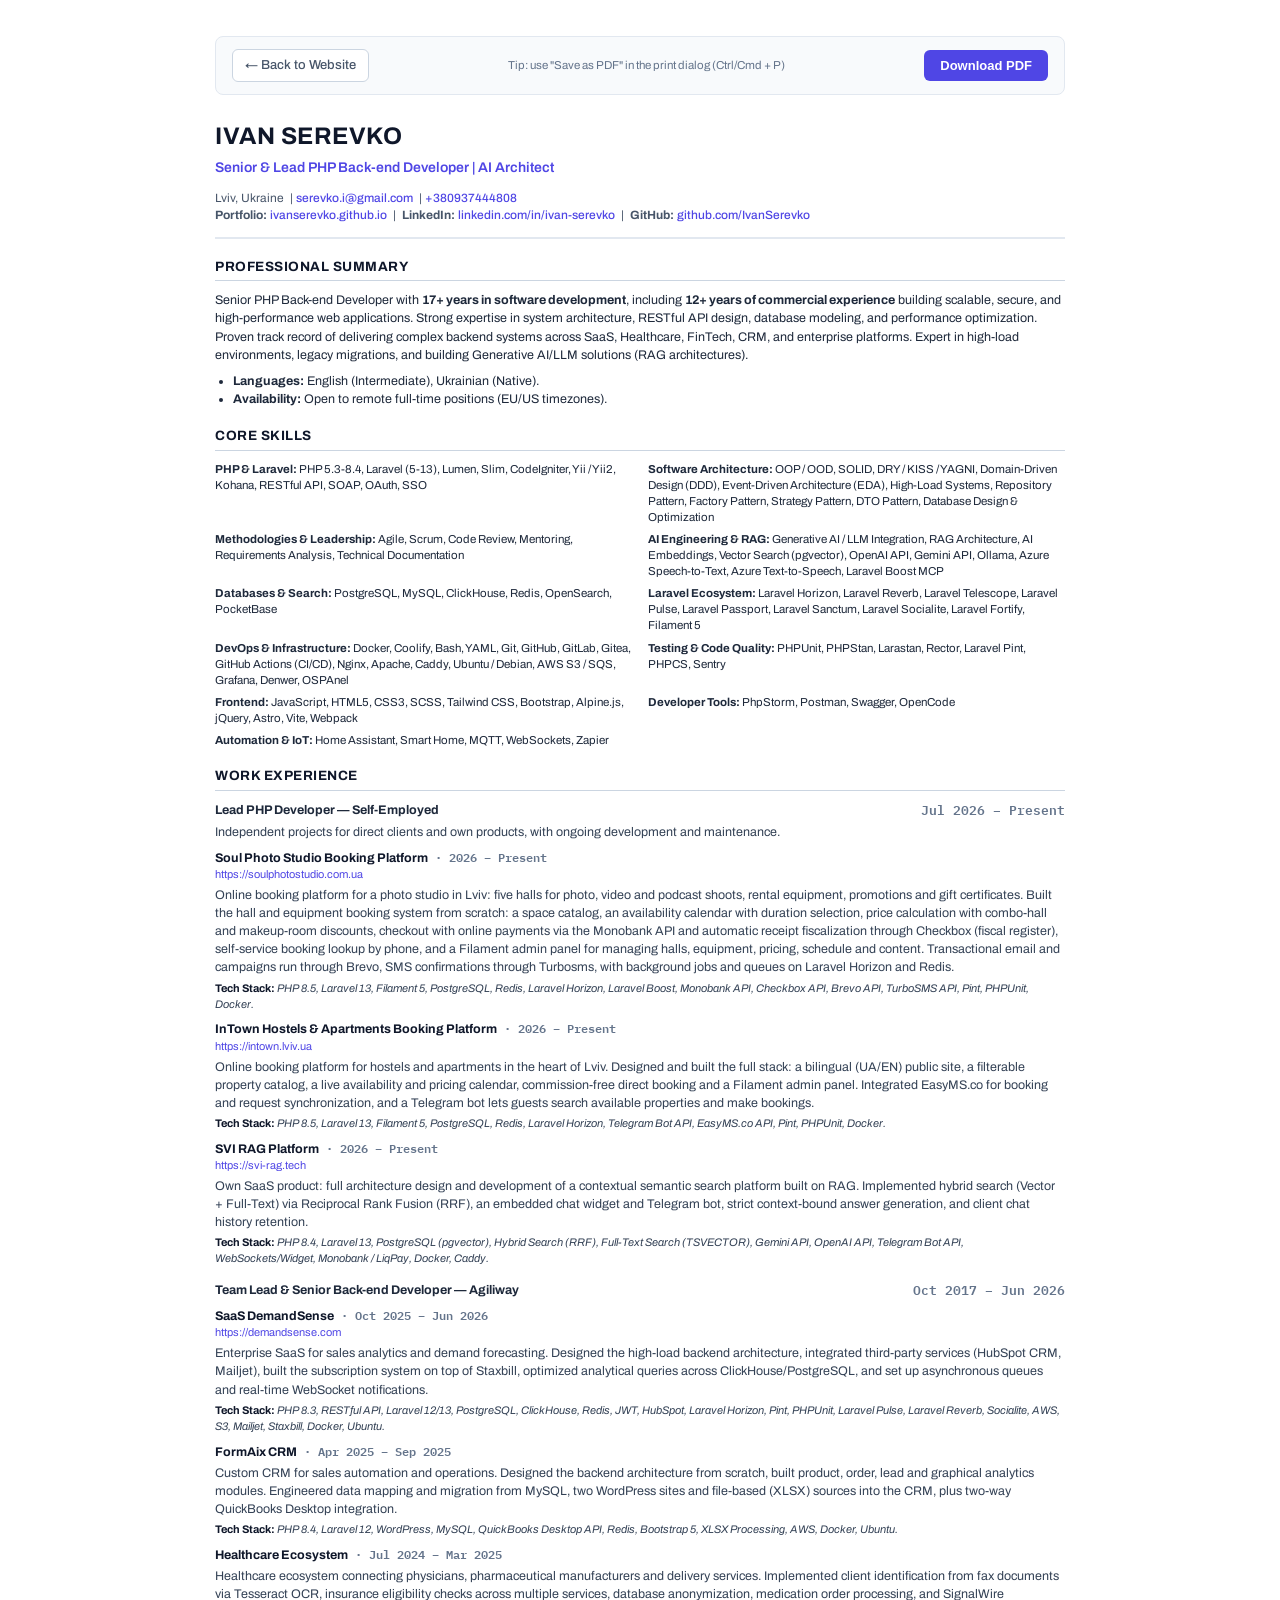
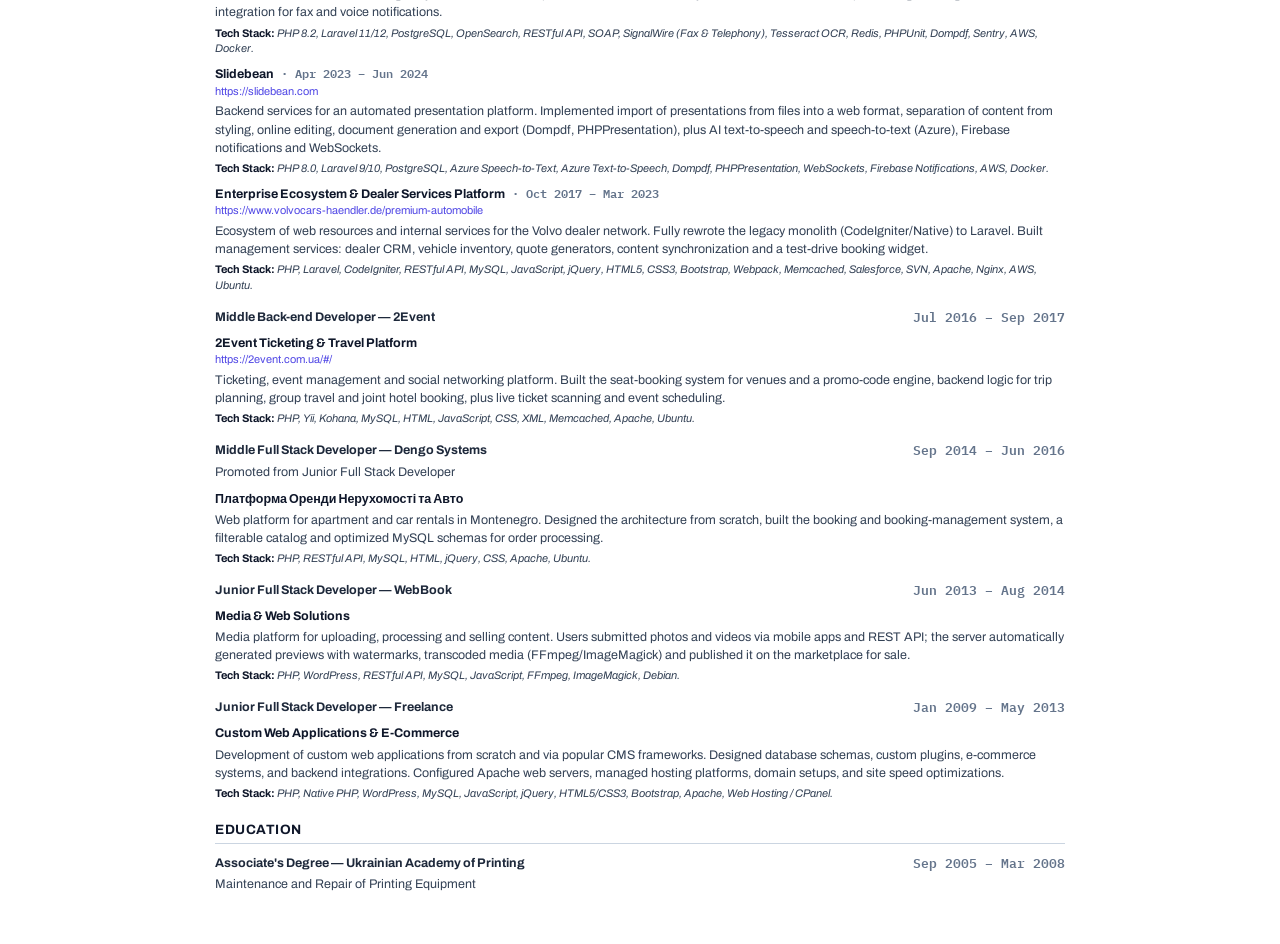
<file: cv/index.html>
<!DOCTYPE html><html lang="en" data-astro-cid-uue4a3aj><head><meta charset="UTF-8"><meta name="viewport" content="width=device-width, initial-scale=1.0"><link rel="icon" type="image/svg+xml" href="/favicon.svg"><link rel="apple-touch-icon" href="/apple-touch-icon.png"><title>Ivan Serevko - CV 2026</title><meta name="description" content="CV of Ivan Serevko — Senior PHP/Laravel Back-end Developer with 17+ years in software development and 12+ years of commercial experience."><link rel="canonical" href="https://IvanSerevko.github.io/cv/"><style>@import "https://fonts.googleapis.com/css2?family=Archivo:wght@400;500;600;700&family=IBM+Plex+Mono:wght@400;500&display=swap";body{color:#1e293b;background:#fff;max-width:850px;margin:0 auto;padding:36px;font-family:Archivo,sans-serif;font-size:12.5px;line-height:1.45}.no-print[data-astro-cid-uue4a3aj]{background:#f8fafc;border:1px solid #e2e8f0;border-radius:8px;justify-content:space-between;align-items:center;gap:12px;margin-bottom:24px;padding:12px 16px;display:flex}.btn-back[data-astro-cid-uue4a3aj]{color:#475569;background:#fff;border:1px solid #cbd5e1;border-radius:6px;align-items:center;gap:6px;padding:6px 12px;font-size:13px;font-weight:500;text-decoration:none;transition:all .2s;display:inline-flex}.btn-back[data-astro-cid-uue4a3aj]:hover{color:#0f172a;background:#f1f5f9;border-color:#94a3b8}.btn-print[data-astro-cid-uue4a3aj]{color:#fff;cursor:pointer;background:#4f46e5;border:none;border-radius:6px;padding:8px 16px;font-size:13px;font-weight:600;transition:background .2s}.btn-print[data-astro-cid-uue4a3aj]:hover{background:#4338ca}.btn-back[data-astro-cid-uue4a3aj]:focus-visible,.btn-print[data-astro-cid-uue4a3aj]:focus-visible{outline-offset:2px;outline:2px solid #4f46e5}.hint[data-astro-cid-uue4a3aj]{color:#64748b;font-size:11.5px}h1[data-astro-cid-uue4a3aj]{color:#0f172a;text-transform:uppercase;letter-spacing:.5px;margin:0 0 4px;font-size:24px}.subtitle[data-astro-cid-uue4a3aj]{color:#4f46e5;margin-bottom:12px;font-size:14px;font-weight:600}.contacts[data-astro-cid-uue4a3aj]{color:#475569;border-bottom:2px solid #e2e8f0;margin-bottom:16px;padding-bottom:12px;font-size:12px}.contacts[data-astro-cid-uue4a3aj] a[data-astro-cid-uue4a3aj]{color:#4f46e5;font-weight:500;text-decoration:none}h2[data-astro-cid-uue4a3aj]{text-transform:uppercase;color:#0f172a;letter-spacing:.5px;border-bottom:1px solid #cbd5e1;margin-top:18px;margin-bottom:10px;padding-bottom:4px;font-size:13.5px}.skills-grid[data-astro-cid-uue4a3aj]{grid-template-columns:repeat(2,1fr);gap:6px 16px;margin-bottom:12px;display:grid}.skill-item[data-astro-cid-uue4a3aj]{font-size:11.5px;line-height:1.4}.job[data-astro-cid-uue4a3aj]{page-break-inside:avoid;break-inside:avoid;margin-bottom:14px}.job-note[data-astro-cid-uue4a3aj]{color:#334155;margin:4px 0 0}.project[data-astro-cid-uue4a3aj]{margin-top:8px}.project-title[data-astro-cid-uue4a3aj]{color:#0f172a;font-size:12.5px}.project-period[data-astro-cid-uue4a3aj]{color:#64748b;font-family:IBM Plex Mono,monospace;font-size:11.5px;font-weight:600}.job-header[data-astro-cid-uue4a3aj]{color:#0f172a;justify-content:space-between;font-weight:700;display:flex}.job-title[data-astro-cid-uue4a3aj]{color:#1e293b}.job-date[data-astro-cid-uue4a3aj]{color:#64748b;font-family:IBM Plex Mono,monospace;font-weight:600}.website[data-astro-cid-uue4a3aj]{margin-bottom:3px;font-size:11px}.website[data-astro-cid-uue4a3aj] a[data-astro-cid-uue4a3aj]{color:#4f46e5;text-decoration:none}.stack[data-astro-cid-uue4a3aj]{color:#334155;margin-top:4px;font-size:11px;font-style:italic}.stack[data-astro-cid-uue4a3aj] strong[data-astro-cid-uue4a3aj]{color:#0f172a;font-style:normal}@media print{.no-print[data-astro-cid-uue4a3aj]{display:none!important}body{max-width:100%;margin:0;padding:0}@page{margin:1cm 1.2cm;size:A4}.skills-grid[data-astro-cid-uue4a3aj]{grid-template-columns:1fr}.job[data-astro-cid-uue4a3aj]{break-inside:avoid}}
</style></head><body data-astro-cid-uue4a3aj><!-- Top bar, hidden during print --><div class="no-print" data-astro-cid-uue4a3aj><a href="/" class="btn-back" data-astro-cid-uue4a3aj>← Back to Website</a><span class="hint" data-astro-cid-uue4a3aj>Tip: use "Save as PDF" in the print dialog (Ctrl/Cmd + P)</span><button id="download-pdf" data-filename="Ivan-Serevko-CV-2026" class="btn-print" data-astro-cid-uue4a3aj>Download PDF</button></div><h1 data-astro-cid-uue4a3aj>Ivan Serevko</h1><div class="subtitle" data-astro-cid-uue4a3aj>Senior & Lead PHP Back-end Developer | AI Architect</div><div class="contacts" data-astro-cid-uue4a3aj>Lviv, Ukraine &nbsp;|&nbsp;<a href="mailto:serevko.i@gmail.com" data-astro-cid-uue4a3aj>serevko.i@gmail.com</a> &nbsp;|&nbsp;<a href="tel:+380937444808" data-astro-cid-uue4a3aj>+380937444808</a><br data-astro-cid-uue4a3aj><strong data-astro-cid-uue4a3aj>Portfolio:</strong> <a href="https://ivanserevko.github.io" target="_blank" rel="noopener noreferrer" data-astro-cid-uue4a3aj>ivanserevko.github.io</a> &nbsp;|&nbsp; <strong data-astro-cid-uue4a3aj>LinkedIn:</strong> <a href="https://linkedin.com/in/ivan-serevko" target="_blank" rel="noopener noreferrer" data-astro-cid-uue4a3aj>linkedin.com/in/ivan-serevko</a> &nbsp;|&nbsp; <strong data-astro-cid-uue4a3aj>GitHub:</strong> <a href="https://github.com/IvanSerevko" target="_blank" rel="noopener noreferrer" data-astro-cid-uue4a3aj>github.com/IvanSerevko</a></div><h2 data-astro-cid-uue4a3aj>Professional Summary</h2><p style="margin-top: 0; margin-bottom: 8px;" data-astro-cid-uue4a3aj>Senior PHP Back-end Developer with <strong data-astro-cid-uue4a3aj>17+ years in software development</strong>, including <strong data-astro-cid-uue4a3aj>12+ years of commercial experience</strong> building scalable, secure, and high-performance web applications. Strong expertise in system architecture, RESTful API design, database modeling, and performance optimization. Proven track record of delivering complex backend systems across SaaS, Healthcare, FinTech, CRM, and enterprise platforms. Expert in high-load environments, legacy migrations, and building Generative AI/LLM solutions (RAG architectures).</p><ul style="margin: 0; padding-left: 18px;" data-astro-cid-uue4a3aj><li data-astro-cid-uue4a3aj><strong data-astro-cid-uue4a3aj>Languages:</strong> English (Intermediate), Ukrainian (Native).</li><li data-astro-cid-uue4a3aj><strong data-astro-cid-uue4a3aj>Availability:</strong> Open to remote full-time positions (EU/US timezones).</li></ul><h2 data-astro-cid-uue4a3aj>Core Skills</h2><div class="skills-grid" data-astro-cid-uue4a3aj><div class="skill-item" data-astro-cid-uue4a3aj><strong data-astro-cid-uue4a3aj>PHP &amp; Laravel:</strong> PHP 5.3-8.4, Laravel (5-13), Lumen, Slim, CodeIgniter, Yii / Yii2, Kohana, RESTful API, SOAP, OAuth, SSO</div><div class="skill-item" data-astro-cid-uue4a3aj><strong data-astro-cid-uue4a3aj>Software Architecture:</strong> OOP / OOD, SOLID, DRY / KISS / YAGNI, Domain-Driven Design (DDD), Event-Driven Architecture (EDA), High-Load Systems, Repository Pattern, Factory Pattern, Strategy Pattern, DTO Pattern, Database Design &amp; Optimization</div><div class="skill-item" data-astro-cid-uue4a3aj><strong data-astro-cid-uue4a3aj>Methodologies &amp; Leadership:</strong> Agile, Scrum, Code Review, Mentoring, Requirements Analysis, Technical Documentation</div><div class="skill-item" data-astro-cid-uue4a3aj><strong data-astro-cid-uue4a3aj>AI Engineering &amp; RAG:</strong> Generative AI / LLM Integration, RAG Architecture, AI Embeddings, Vector Search (pgvector), OpenAI API, Gemini API, Ollama, Azure Speech-to-Text, Azure Text-to-Speech, Laravel Boost MCP</div><div class="skill-item" data-astro-cid-uue4a3aj><strong data-astro-cid-uue4a3aj>Databases &amp; Search:</strong> PostgreSQL, MySQL, ClickHouse, Redis, OpenSearch, PocketBase</div><div class="skill-item" data-astro-cid-uue4a3aj><strong data-astro-cid-uue4a3aj>Laravel Ecosystem:</strong> Laravel Horizon, Laravel Reverb, Laravel Telescope, Laravel Pulse, Laravel Passport, Laravel Sanctum, Laravel Socialite, Laravel Fortify, Filament 5</div><div class="skill-item" data-astro-cid-uue4a3aj><strong data-astro-cid-uue4a3aj>DevOps &amp; Infrastructure:</strong> Docker, Coolify, Bash, YAML, Git, GitHub, GitLab, Gitea, GitHub Actions (CI/CD), Nginx, Apache, Caddy, Ubuntu / Debian, AWS S3 / SQS, Grafana, Denwer, OSPAnel</div><div class="skill-item" data-astro-cid-uue4a3aj><strong data-astro-cid-uue4a3aj>Testing &amp; Code Quality:</strong> PHPUnit, PHPStan, Larastan, Rector, Laravel Pint, PHPCS, Sentry</div><div class="skill-item" data-astro-cid-uue4a3aj><strong data-astro-cid-uue4a3aj>Frontend:</strong> JavaScript, HTML5, CSS3, SCSS, Tailwind CSS, Bootstrap, Alpine.js, jQuery, Astro, Vite, Webpack</div><div class="skill-item" data-astro-cid-uue4a3aj><strong data-astro-cid-uue4a3aj>Developer Tools:</strong> PhpStorm, Postman, Swagger, OpenCode</div><div class="skill-item" data-astro-cid-uue4a3aj><strong data-astro-cid-uue4a3aj>Automation &amp; IoT:</strong> Home Assistant, Smart Home, MQTT, WebSockets, Zapier</div></div><h2 data-astro-cid-uue4a3aj>Work Experience</h2><div class="job" data-astro-cid-uue4a3aj><div class="job-header" data-astro-cid-uue4a3aj><span class="job-title" data-astro-cid-uue4a3aj>Lead PHP Developer — Self-Employed</span><span class="job-date" data-astro-cid-uue4a3aj>Jul 2026 – Present</span></div><p class="job-note" data-astro-cid-uue4a3aj>Independent projects for direct clients and own products, with ongoing development and maintenance.</p><div class="project" data-astro-cid-uue4a3aj><div class="project-title" data-astro-cid-uue4a3aj><strong data-astro-cid-uue4a3aj>Soul Photo Studio Booking Platform</strong><span class="project-period" data-astro-cid-uue4a3aj> · 2026 – Present</span></div><div class="website" data-astro-cid-uue4a3aj><a href="https://soulphotostudio.com.ua" target="_blank" rel="noopener noreferrer" data-astro-cid-uue4a3aj>https://soulphotostudio.com.ua</a></div><p style="margin: 3px 0; color: #334155;" data-astro-cid-uue4a3aj>Online booking platform for a photo studio in Lviv: five halls for photo, video and podcast shoots, rental equipment, promotions and gift certificates. Built the hall and equipment booking system from scratch: a space catalog, an availability calendar with duration selection, price calculation with combo-hall and makeup-room discounts, checkout with online payments via the Monobank API and automatic receipt fiscalization through Checkbox (fiscal register), self-service booking lookup by phone, and a Filament admin panel for managing halls, equipment, pricing, schedule and content. Transactional email and campaigns run through Brevo, SMS confirmations through Turbosms, with background jobs and queues on Laravel Horizon and Redis.</p><div class="stack" data-astro-cid-uue4a3aj><strong data-astro-cid-uue4a3aj>Tech Stack:</strong> PHP 8.5, Laravel 13, Filament 5, PostgreSQL, Redis, Laravel Horizon, Laravel Boost, Monobank API, Checkbox API, Brevo API, TurboSMS API, Pint, PHPUnit, Docker.</div></div><div class="project" data-astro-cid-uue4a3aj><div class="project-title" data-astro-cid-uue4a3aj><strong data-astro-cid-uue4a3aj>InTown Hostels &amp; Apartments Booking Platform</strong><span class="project-period" data-astro-cid-uue4a3aj> · 2026 – Present</span></div><div class="website" data-astro-cid-uue4a3aj><a href="https://intown.lviv.ua" target="_blank" rel="noopener noreferrer" data-astro-cid-uue4a3aj>https://intown.lviv.ua</a></div><p style="margin: 3px 0; color: #334155;" data-astro-cid-uue4a3aj>Online booking platform for hostels and apartments in the heart of Lviv. Designed and built the full stack: a bilingual (UA/EN) public site, a filterable property catalog, a live availability and pricing calendar, commission-free direct booking and a Filament admin panel. Integrated EasyMS.co for booking and request synchronization, and a Telegram bot lets guests search available properties and make bookings.</p><div class="stack" data-astro-cid-uue4a3aj><strong data-astro-cid-uue4a3aj>Tech Stack:</strong> PHP 8.5, Laravel 13, Filament 5, PostgreSQL, Redis, Laravel Horizon, Telegram Bot API, EasyMS.co API, Pint, PHPUnit, Docker.</div></div><div class="project" data-astro-cid-uue4a3aj><div class="project-title" data-astro-cid-uue4a3aj><strong data-astro-cid-uue4a3aj>SVI RAG Platform</strong><span class="project-period" data-astro-cid-uue4a3aj> · 2026 – Present</span></div><div class="website" data-astro-cid-uue4a3aj><a href="https://svi-rag.tech" target="_blank" rel="noopener noreferrer" data-astro-cid-uue4a3aj>https://svi-rag.tech</a></div><p style="margin: 3px 0; color: #334155;" data-astro-cid-uue4a3aj>Own SaaS product: full architecture design and development of a contextual semantic search platform built on RAG. Implemented hybrid search (Vector + Full-Text) via Reciprocal Rank Fusion (RRF), an embedded chat widget and Telegram bot, strict context-bound answer generation, and client chat history retention.</p><div class="stack" data-astro-cid-uue4a3aj><strong data-astro-cid-uue4a3aj>Tech Stack:</strong> PHP 8.4, Laravel 13, PostgreSQL (pgvector), Hybrid Search (RRF), Full-Text Search (TSVECTOR), Gemini API, OpenAI API, Telegram Bot API, WebSockets/Widget, Monobank / LiqPay, Docker, Caddy.</div></div></div><div class="job" data-astro-cid-uue4a3aj><div class="job-header" data-astro-cid-uue4a3aj><span class="job-title" data-astro-cid-uue4a3aj>Team Lead &amp; Senior Back-end Developer — Agiliway</span><span class="job-date" data-astro-cid-uue4a3aj>Oct 2017 – Jun 2026</span></div><div class="project" data-astro-cid-uue4a3aj><div class="project-title" data-astro-cid-uue4a3aj><strong data-astro-cid-uue4a3aj>SaaS DemandSense</strong><span class="project-period" data-astro-cid-uue4a3aj> · Oct 2025 – Jun 2026</span></div><div class="website" data-astro-cid-uue4a3aj><a href="https://demandsense.com" target="_blank" rel="noopener noreferrer" data-astro-cid-uue4a3aj>https://demandsense.com</a></div><p style="margin: 3px 0; color: #334155;" data-astro-cid-uue4a3aj>Enterprise SaaS for sales analytics and demand forecasting. Designed the high-load backend architecture, integrated third-party services (HubSpot CRM, Mailjet), built the subscription system on top of Staxbill, optimized analytical queries across ClickHouse/PostgreSQL, and set up asynchronous queues and real-time WebSocket notifications.</p><div class="stack" data-astro-cid-uue4a3aj><strong data-astro-cid-uue4a3aj>Tech Stack:</strong> PHP 8.3, RESTful API, Laravel 12/13, PostgreSQL, ClickHouse, Redis, JWT, HubSpot, Laravel Horizon, Pint, PHPUnit, Laravel Pulse, Laravel Reverb, Socialite, AWS, S3, Mailjet, Staxbill, Docker, Ubuntu.</div></div><div class="project" data-astro-cid-uue4a3aj><div class="project-title" data-astro-cid-uue4a3aj><strong data-astro-cid-uue4a3aj>FormAix CRM</strong><span class="project-period" data-astro-cid-uue4a3aj> · Apr 2025 – Sep 2025</span></div><p style="margin: 3px 0; color: #334155;" data-astro-cid-uue4a3aj>Custom CRM for sales automation and operations. Designed the backend architecture from scratch, built product, order, lead and graphical analytics modules. Engineered data mapping and migration from MySQL, two WordPress sites and file-based (XLSX) sources into the CRM, plus two-way QuickBooks Desktop integration.</p><div class="stack" data-astro-cid-uue4a3aj><strong data-astro-cid-uue4a3aj>Tech Stack:</strong> PHP 8.4, Laravel 12, WordPress, MySQL, QuickBooks Desktop API, Redis, Bootstrap 5, XLSX Processing, AWS, Docker, Ubuntu.</div></div><div class="project" data-astro-cid-uue4a3aj><div class="project-title" data-astro-cid-uue4a3aj><strong data-astro-cid-uue4a3aj>Healthcare Ecosystem</strong><span class="project-period" data-astro-cid-uue4a3aj> · Jul 2024 – Mar 2025</span></div><p style="margin: 3px 0; color: #334155;" data-astro-cid-uue4a3aj>Healthcare ecosystem connecting physicians, pharmaceutical manufacturers and delivery services. Implemented client identification from fax documents via Tesseract OCR, insurance eligibility checks across multiple services, database anonymization, medication order processing, and SignalWire integration for fax and voice notifications.</p><div class="stack" data-astro-cid-uue4a3aj><strong data-astro-cid-uue4a3aj>Tech Stack:</strong> PHP 8.2, Laravel 11/12, PostgreSQL, OpenSearch, RESTful API, SOAP, SignalWire (Fax &amp; Telephony), Tesseract OCR, Redis, PHPUnit, Dompdf, Sentry, AWS, Docker.</div></div><div class="project" data-astro-cid-uue4a3aj><div class="project-title" data-astro-cid-uue4a3aj><strong data-astro-cid-uue4a3aj>Slidebean</strong><span class="project-period" data-astro-cid-uue4a3aj> · Apr 2023 – Jun 2024</span></div><div class="website" data-astro-cid-uue4a3aj><a href="https://slidebean.com" target="_blank" rel="noopener noreferrer" data-astro-cid-uue4a3aj>https://slidebean.com</a></div><p style="margin: 3px 0; color: #334155;" data-astro-cid-uue4a3aj>Backend services for an automated presentation platform. Implemented import of presentations from files into a web format, separation of content from styling, online editing, document generation and export (Dompdf, PHPPresentation), plus AI text-to-speech and speech-to-text (Azure), Firebase notifications and WebSockets.</p><div class="stack" data-astro-cid-uue4a3aj><strong data-astro-cid-uue4a3aj>Tech Stack:</strong> PHP 8.0, Laravel 9/10, PostgreSQL, Azure Speech-to-Text, Azure Text-to-Speech, Dompdf, PHPPresentation, WebSockets, Firebase Notifications, AWS, Docker.</div></div><div class="project" data-astro-cid-uue4a3aj><div class="project-title" data-astro-cid-uue4a3aj><strong data-astro-cid-uue4a3aj>Enterprise Ecosystem &amp; Dealer Services Platform</strong><span class="project-period" data-astro-cid-uue4a3aj> · Oct 2017 – Mar 2023</span></div><div class="website" data-astro-cid-uue4a3aj><a href="https://www.volvocars-haendler.de/premium-automobile" target="_blank" rel="noopener noreferrer" data-astro-cid-uue4a3aj>https://www.volvocars-haendler.de/premium-automobile</a></div><p style="margin: 3px 0; color: #334155;" data-astro-cid-uue4a3aj>Ecosystem of web resources and internal services for the Volvo dealer network. Fully rewrote the legacy monolith (CodeIgniter/Native) to Laravel. Built management services: dealer CRM, vehicle inventory, quote generators, content synchronization and a test-drive booking widget.</p><div class="stack" data-astro-cid-uue4a3aj><strong data-astro-cid-uue4a3aj>Tech Stack:</strong> PHP, Laravel, CodeIgniter, RESTful API, MySQL, JavaScript, jQuery, HTML5, CSS3, Bootstrap, Webpack, Memcached, Salesforce, SVN, Apache, Nginx, AWS, Ubuntu.</div></div></div><div class="job" data-astro-cid-uue4a3aj><div class="job-header" data-astro-cid-uue4a3aj><span class="job-title" data-astro-cid-uue4a3aj>Middle Back-end Developer — 2Event</span><span class="job-date" data-astro-cid-uue4a3aj>Jul 2016 – Sep 2017</span></div><div class="project" data-astro-cid-uue4a3aj><div class="project-title" data-astro-cid-uue4a3aj><strong data-astro-cid-uue4a3aj>2Event Ticketing &amp; Travel Platform</strong></div><div class="website" data-astro-cid-uue4a3aj><a href="https://2event.com.ua/#/" target="_blank" rel="noopener noreferrer" data-astro-cid-uue4a3aj>https://2event.com.ua/#/</a></div><p style="margin: 3px 0; color: #334155;" data-astro-cid-uue4a3aj>Ticketing, event management and social networking platform. Built the seat-booking system for venues and a promo-code engine, backend logic for trip planning, group travel and joint hotel booking, plus live ticket scanning and event scheduling.</p><div class="stack" data-astro-cid-uue4a3aj><strong data-astro-cid-uue4a3aj>Tech Stack:</strong> PHP, Yii, Kohana, MySQL, HTML, JavaScript, CSS, XML, Memcached, Apache, Ubuntu.</div></div></div><div class="job" data-astro-cid-uue4a3aj><div class="job-header" data-astro-cid-uue4a3aj><span class="job-title" data-astro-cid-uue4a3aj>Middle Full Stack Developer — Dengo Systems</span><span class="job-date" data-astro-cid-uue4a3aj>Sep 2014 – Jun 2016</span></div><p class="job-note" data-astro-cid-uue4a3aj>Promoted from Junior Full Stack Developer</p><div class="project" data-astro-cid-uue4a3aj><div class="project-title" data-astro-cid-uue4a3aj><strong data-astro-cid-uue4a3aj>Платформа Оренди Нерухомості та Авто</strong></div><p style="margin: 3px 0; color: #334155;" data-astro-cid-uue4a3aj>Web platform for apartment and car rentals in Montenegro. Designed the architecture from scratch, built the booking and booking-management system, a filterable catalog and optimized MySQL schemas for order processing.</p><div class="stack" data-astro-cid-uue4a3aj><strong data-astro-cid-uue4a3aj>Tech Stack:</strong> PHP, RESTful API, MySQL, HTML, jQuery, CSS, Apache, Ubuntu.</div></div></div><div class="job" data-astro-cid-uue4a3aj><div class="job-header" data-astro-cid-uue4a3aj><span class="job-title" data-astro-cid-uue4a3aj>Junior Full Stack Developer — WebBook</span><span class="job-date" data-astro-cid-uue4a3aj>Jun 2013 – Aug 2014</span></div><div class="project" data-astro-cid-uue4a3aj><div class="project-title" data-astro-cid-uue4a3aj><strong data-astro-cid-uue4a3aj>Media &amp; Web Solutions</strong></div><p style="margin: 3px 0; color: #334155;" data-astro-cid-uue4a3aj>Media platform for uploading, processing and selling content. Users submitted photos and videos via mobile apps and REST API; the server automatically generated previews with watermarks, transcoded media (FFmpeg/ImageMagick) and published it on the marketplace for sale.</p><div class="stack" data-astro-cid-uue4a3aj><strong data-astro-cid-uue4a3aj>Tech Stack:</strong> PHP, WordPress, RESTful API, MySQL, JavaScript, FFmpeg, ImageMagick, Debian.</div></div></div><div class="job" data-astro-cid-uue4a3aj><div class="job-header" data-astro-cid-uue4a3aj><span class="job-title" data-astro-cid-uue4a3aj>Junior Full Stack Developer — Freelance</span><span class="job-date" data-astro-cid-uue4a3aj>Jan 2009 – May 2013</span></div><div class="project" data-astro-cid-uue4a3aj><div class="project-title" data-astro-cid-uue4a3aj><strong data-astro-cid-uue4a3aj>Custom Web Applications &amp; E-Commerce</strong></div><p style="margin: 3px 0; color: #334155;" data-astro-cid-uue4a3aj>Development of custom web applications from scratch and via popular CMS frameworks. Designed database schemas, custom plugins, e-commerce systems, and backend integrations. Configured Apache web servers, managed hosting platforms, domain setups, and site speed optimizations.</p><div class="stack" data-astro-cid-uue4a3aj><strong data-astro-cid-uue4a3aj>Tech Stack:</strong> PHP, Native PHP, WordPress, MySQL, JavaScript, jQuery, HTML5/CSS3, Bootstrap, Apache, Web Hosting / CPanel.</div></div></div><h2 data-astro-cid-uue4a3aj>Education</h2><div class="job" data-astro-cid-uue4a3aj><div class="job-header" data-astro-cid-uue4a3aj><span class="job-title" data-astro-cid-uue4a3aj>Associate's Degree — Ukrainian Academy of Printing</span><span class="job-date" data-astro-cid-uue4a3aj>Sep 2005 – Mar 2008</span></div><p style="margin: 3px 0; color: #334155;" data-astro-cid-uue4a3aj>Maintenance and Repair of Printing Equipment</p></div><script>
      const button = document.getElementById("download-pdf");
      button?.addEventListener("click", () => {
        const previousTitle = document.title;
        document.title = button.dataset.filename || previousTitle;
        window.print();
        document.title = previousTitle;
      });
    </script></body></html>
</file>
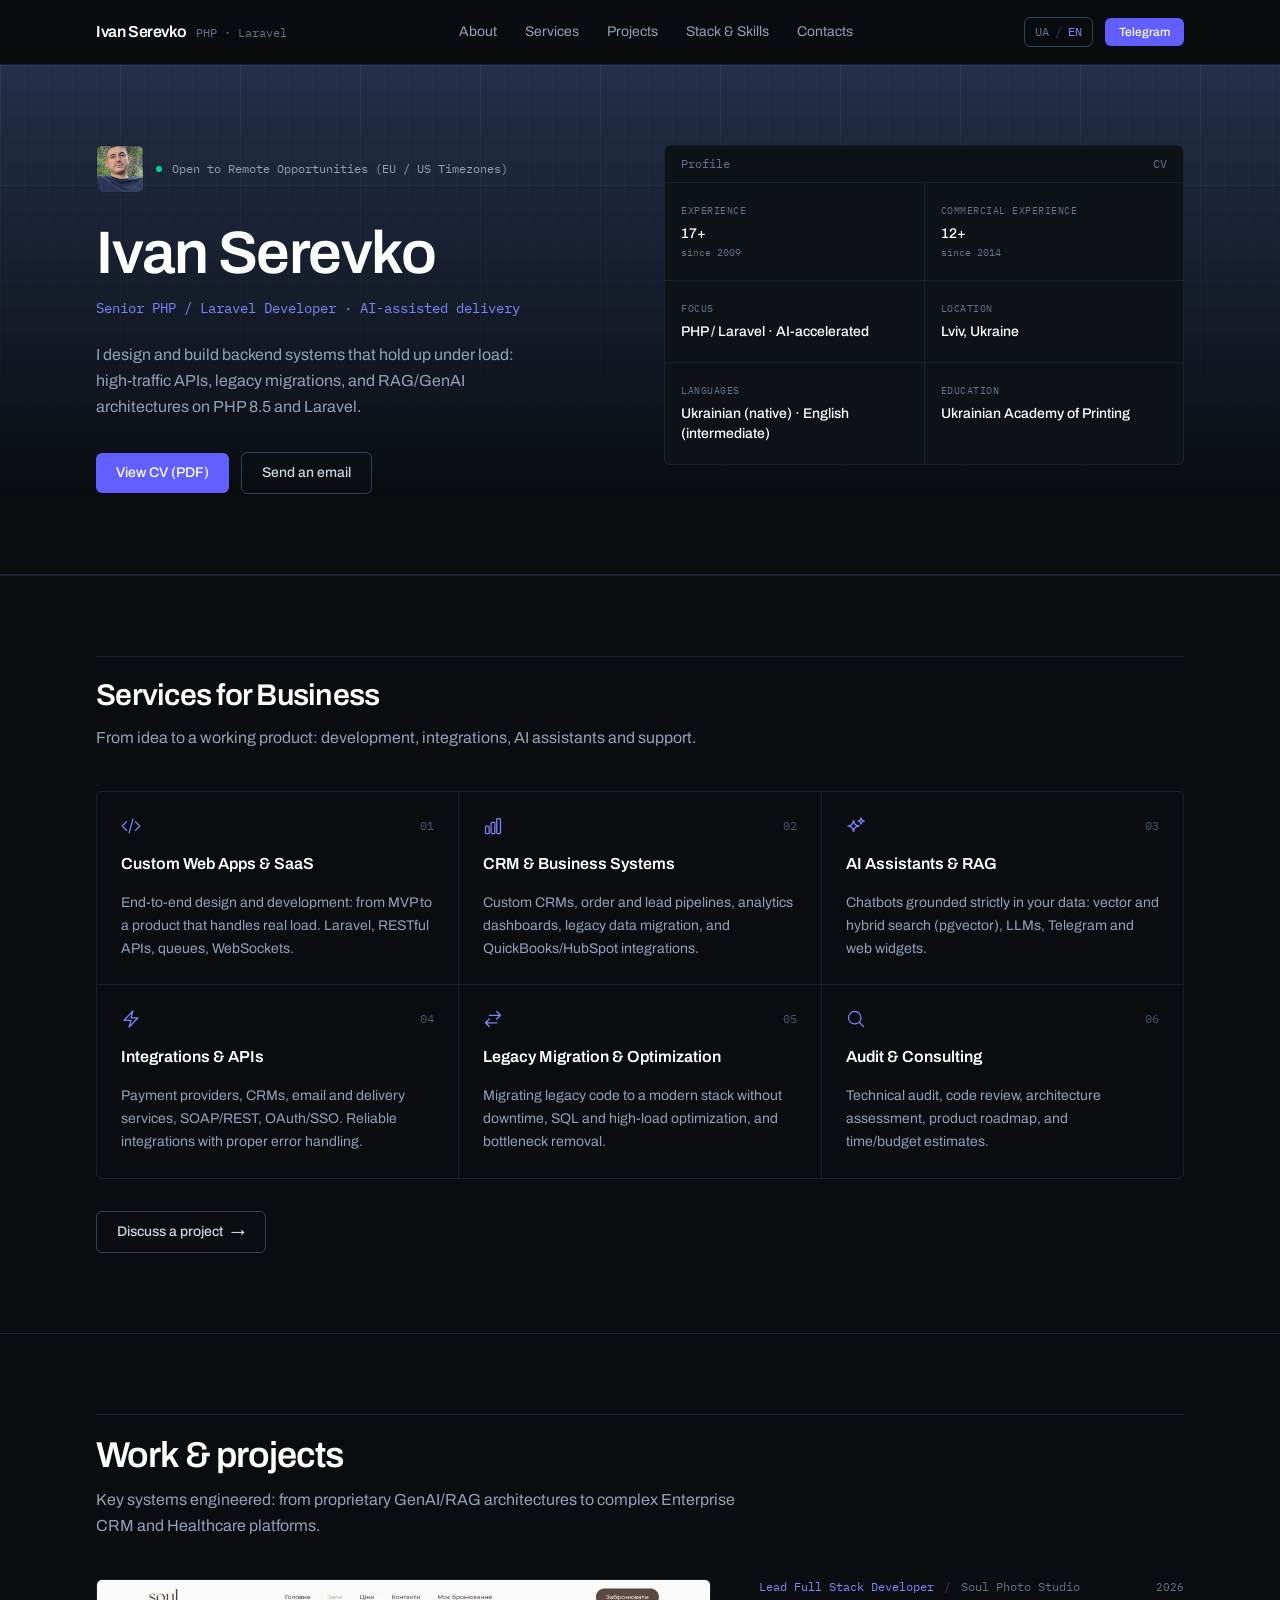
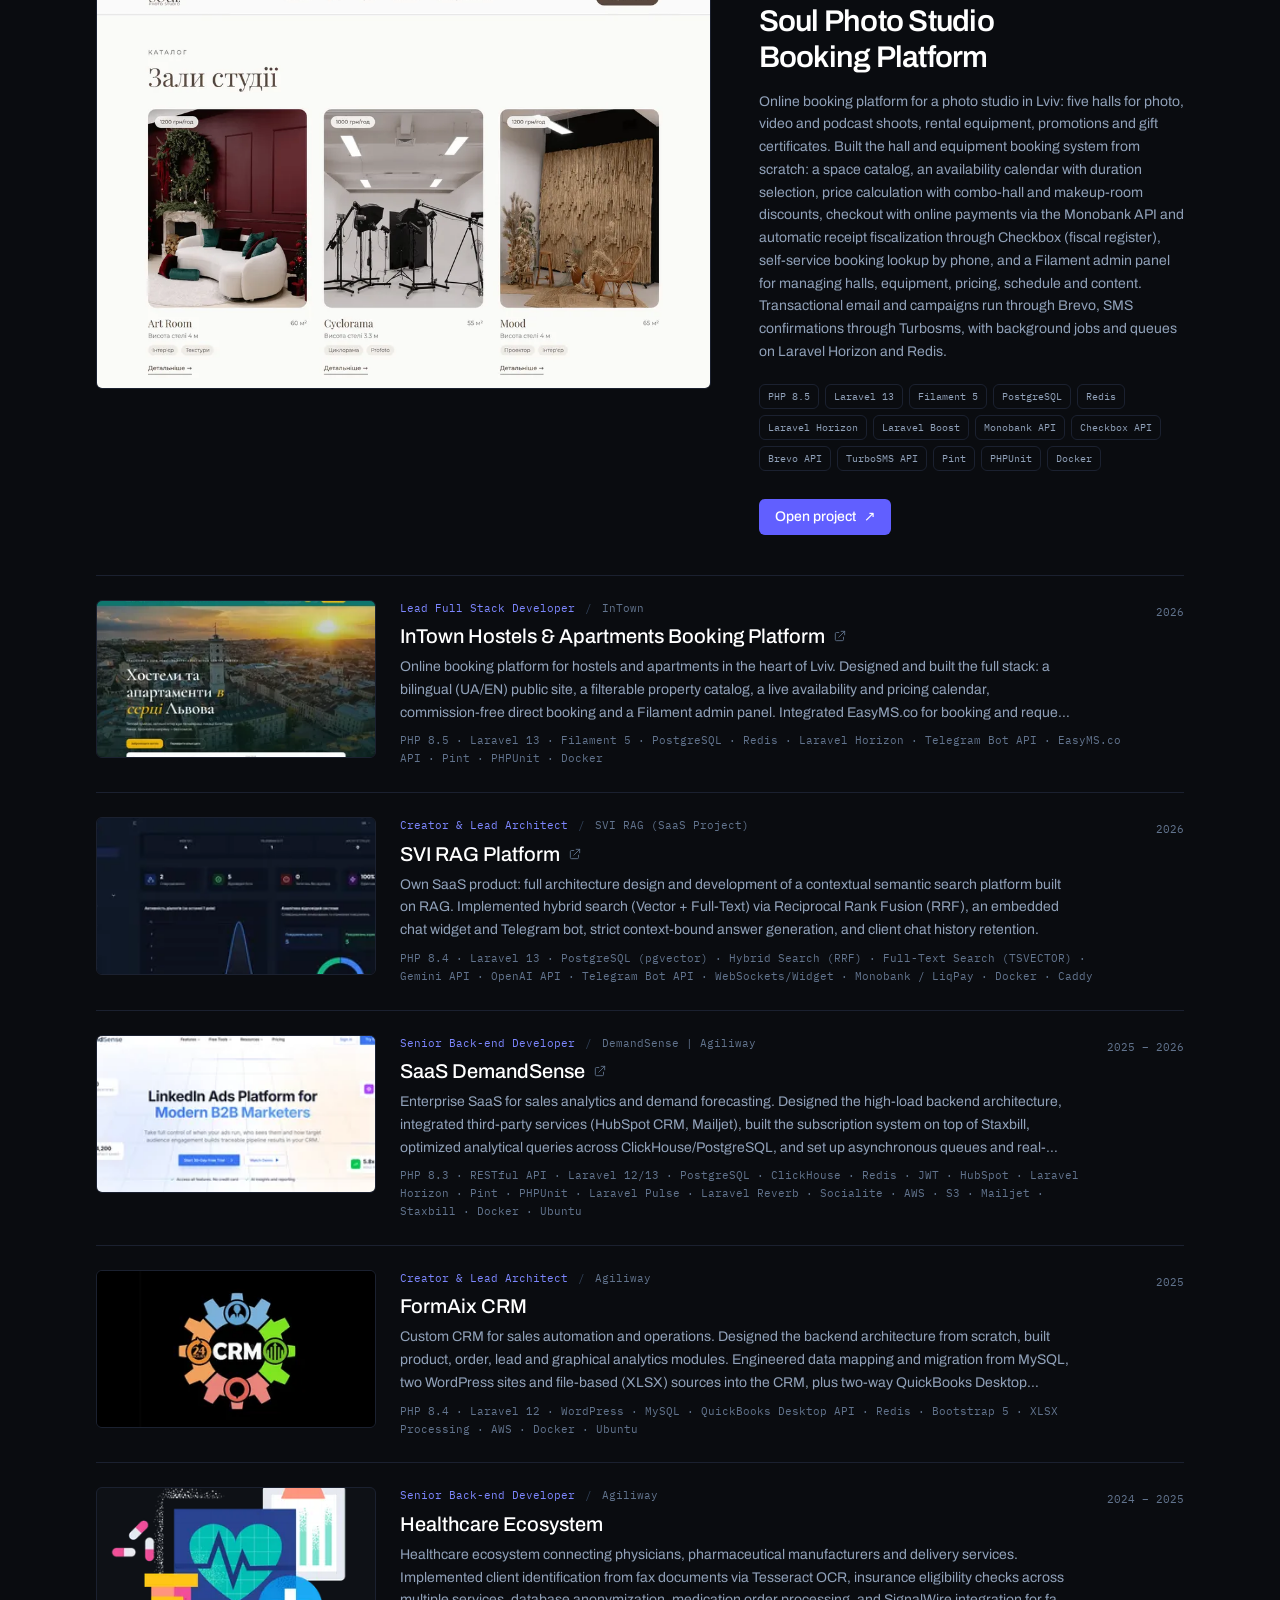
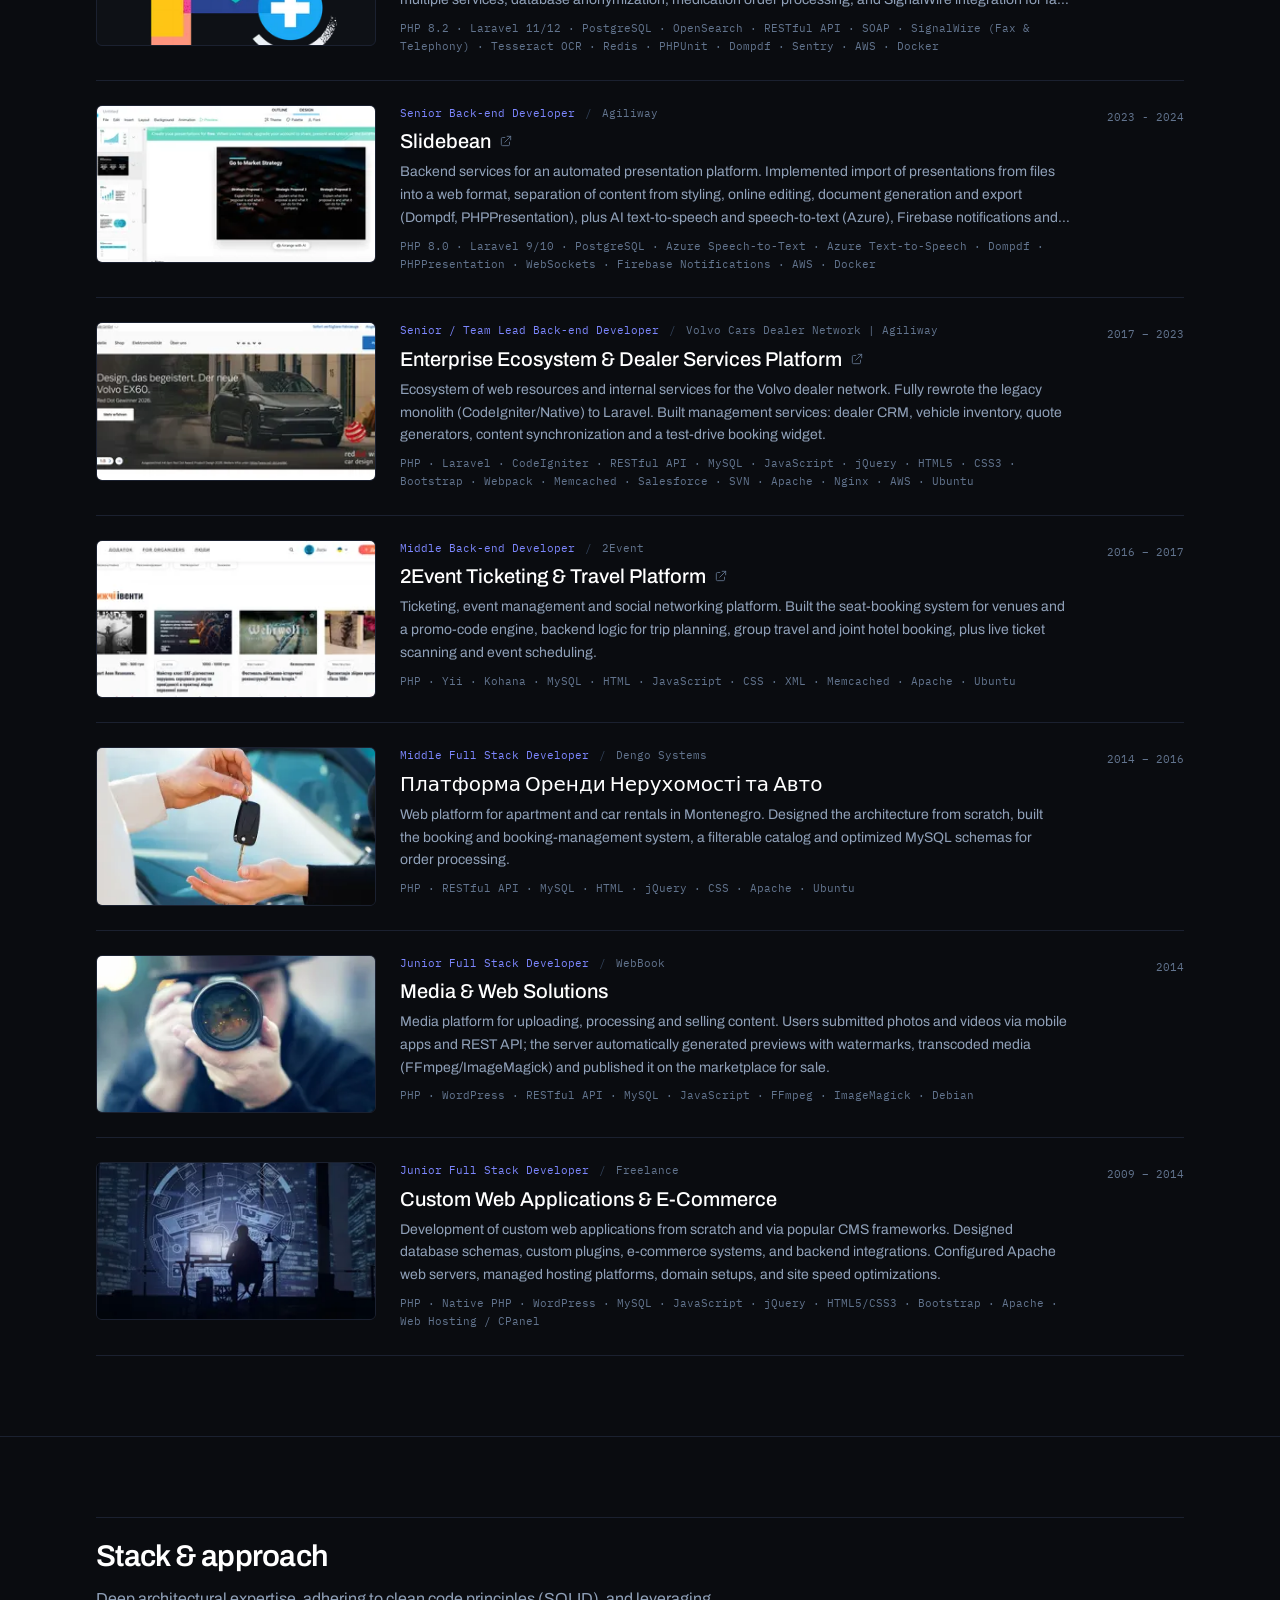
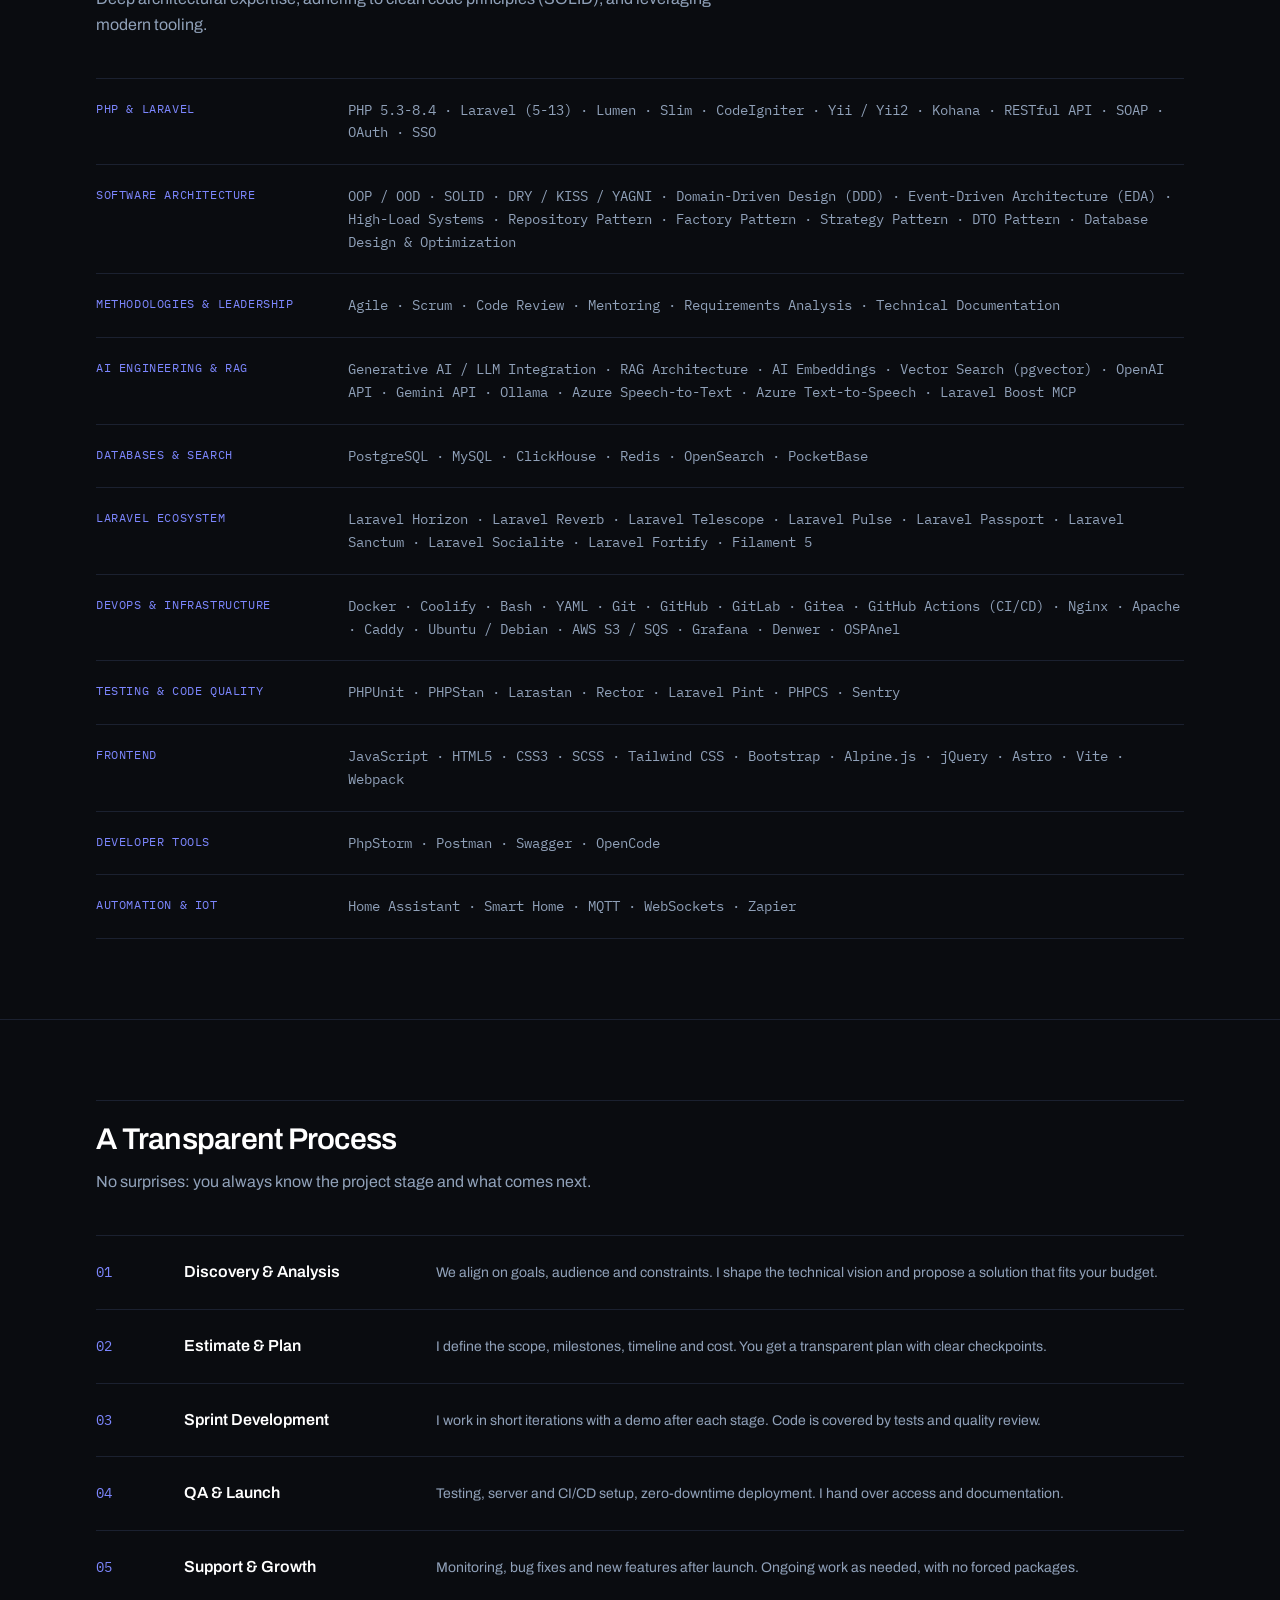
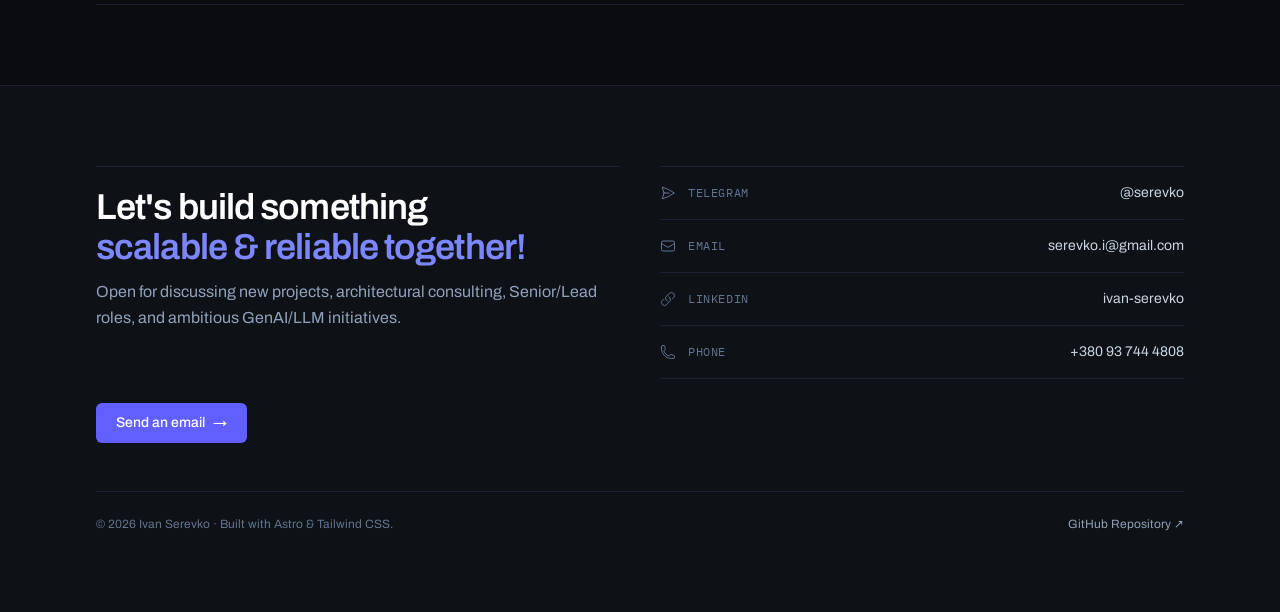
<file: en/index.html>
<!DOCTYPE html><html lang="en" class="scroll-smooth dark"><head><meta charset="UTF-8"><meta name="viewport" content="width=device-width, initial-scale=1.0"><meta name="theme-color" content="#0a0c10"><link rel="icon" type="image/svg+xml" href="/favicon.svg"><link rel="icon" type="image/x-icon" href="/favicon.ico" sizes="32x32"><link rel="apple-touch-icon" href="/apple-touch-icon.png"><meta name="description" content="Senior PHP / Laravel developer: GenAI/RAG architectures, high-load and enterprise systems. Open to remote roles and new projects."><link rel="canonical" href="https://ivanserevko.github.io/en/"><link rel="alternate" hreflang="uk" href="https://ivanserevko.github.io/"><link rel="alternate" hreflang="en" href="https://ivanserevko.github.io/en/"><link rel="alternate" hreflang="x-default" href="https://ivanserevko.github.io/"><title>Ivan Serevko | Senior &amp; Lead Back-end Developer</title><!-- Open Graph --><meta property="og:type" content="profile"><meta property="og:site_name" content="Ivan Serevko"><meta property="og:title" content="Ivan Serevko | Senior &amp; Lead Back-end Developer"><meta property="og:description" content="Senior PHP / Laravel developer: GenAI/RAG architectures, high-load and enterprise systems. Open to remote roles and new projects."><meta property="og:url" content="https://ivanserevko.github.io/en/"><meta property="og:image" content="https://ivanserevko.github.io/images/photo.jpg"><meta property="og:image:alt" content="Ivan Serevko | Senior &amp; Lead Back-end Developer"><meta property="og:locale" content="en_US"><!-- Twitter --><meta name="twitter:card" content="summary_large_image"><meta name="twitter:title" content="Ivan Serevko | Senior &amp; Lead Back-end Developer"><meta name="twitter:description" content="Senior PHP / Laravel developer: GenAI/RAG architectures, high-load and enterprise systems. Open to remote roles and new projects."><meta name="twitter:image" content="https://ivanserevko.github.io/images/photo.jpg"><script type="application/ld+json">{"@context":"https://schema.org","@type":"Person","name":"Ivan Serevko","alternateName":"Ivan Serevko","jobTitle":"Senior PHP / Laravel Back-end Developer","url":"https://ivanserevko.github.io/en/","email":"mailto:serevko.i@gmail.com","address":{"@type":"PostalAddress","addressLocality":"Lviv","addressCountry":"UA"},"knowsLanguage":["uk","en"],"sameAs":["https://github.com/IvanSerevko","https://linkedin.com/in/ivan-serevko","https://t.me/serevko"]}</script><!-- Google Fonts --><link rel="preconnect" href="https://fonts.googleapis.com"><link rel="preconnect" href="https://fonts.gstatic.com" crossorigin><link href="https://fonts.googleapis.com/css2?family=Archivo:wght@400;500;600;700&family=IBM+Plex+Mono:wght@400;500&display=swap" rel="stylesheet"><!-- Cloudflare Web Analytics --><script type="module" defer src="https://static.cloudflareinsights.com/beacon.min.js" data-cf-beacon="{&quot;token&quot;: &quot;18e81ea19ceb4a369375cddb66ee6089&quot;}"></script><!-- End Cloudflare Web Analytics --><link rel="stylesheet" href="/_astro/Contacts.C93G6vGw.css"></head><body class="bg-ink text-slate-300 font-sans antialiased selection:bg-indigo-500 selection:text-white min-h-screen flex flex-col"><header class="sticky top-0 z-50 bg-ink/85 backdrop-blur-md border-b border-line"><div class="max-w-6xl mx-auto px-4 sm:px-6 lg:px-8 h-16 flex items-center justify-between gap-4"><a href="/en/" class="flex items-baseline gap-2.5 rounded-md focus-visible:outline-none focus-visible:ring-2 focus-visible:ring-indigo-400 focus-visible:ring-offset-2 focus-visible:ring-offset-ink"><span class="text-base font-semibold tracking-tight text-white">Ivan Serevko</span><span class="hidden font-mono text-xs text-slate-500 sm:inline">PHP · Laravel</span></a><!-- Desktop Navigation --><nav class="hidden lg:flex items-center gap-7 text-sm" aria-label="Menu"><a href="#about" class="text-slate-400 hover:text-white transition-colors rounded-md focus-visible:outline-none focus-visible:ring-2 focus-visible:ring-indigo-400 focus-visible:ring-offset-2 focus-visible:ring-offset-ink">About</a><a href="#services" class="text-slate-400 hover:text-white transition-colors rounded-md focus-visible:outline-none focus-visible:ring-2 focus-visible:ring-indigo-400 focus-visible:ring-offset-2 focus-visible:ring-offset-ink">Services</a><a href="#projects" class="text-slate-400 hover:text-white transition-colors rounded-md focus-visible:outline-none focus-visible:ring-2 focus-visible:ring-indigo-400 focus-visible:ring-offset-2 focus-visible:ring-offset-ink">Projects</a><a href="#skills" class="text-slate-400 hover:text-white transition-colors rounded-md focus-visible:outline-none focus-visible:ring-2 focus-visible:ring-indigo-400 focus-visible:ring-offset-2 focus-visible:ring-offset-ink">Stack &amp; Skills</a><a href="#contacts" class="text-slate-400 hover:text-white transition-colors rounded-md focus-visible:outline-none focus-visible:ring-2 focus-visible:ring-indigo-400 focus-visible:ring-offset-2 focus-visible:ring-offset-ink">Contacts</a></nav><!-- Language Switcher & CTA --><div class="hidden lg:flex items-center gap-3"><a href="/" class="inline-flex items-center gap-1.5 rounded-md border border-slate-700 px-2.5 py-1.5 font-mono text-xs text-slate-400 transition-colors hover:border-slate-500 hover:text-white focus-visible:outline-none focus-visible:ring-2 focus-visible:ring-indigo-400 focus-visible:ring-offset-2 focus-visible:ring-offset-ink" aria-label="Switch language"><span class="text-slate-500">UA</span><span class="text-slate-700" aria-hidden="true">/</span><span class="text-indigo-400" aria-current="true">EN</span></a><a href="https://t.me/serevko" target="_blank" rel="noopener noreferrer" class="rounded-md bg-indigo-500 px-3.5 py-1.5 text-xs font-medium text-white transition-colors hover:bg-indigo-400 focus-visible:outline-none focus-visible:ring-2 focus-visible:ring-indigo-400 focus-visible:ring-offset-2 focus-visible:ring-offset-ink">Telegram</a></div><!-- Mobile Menu Toggle --><button id="menu-toggle" type="button" class="lg:hidden inline-flex items-center justify-center rounded-md border border-slate-700 p-2 text-slate-300 transition-colors hover:border-slate-500 hover:text-white focus-visible:outline-none focus-visible:ring-2 focus-visible:ring-indigo-400 focus-visible:ring-offset-2 focus-visible:ring-offset-ink" aria-label="Menu" aria-expanded="false" aria-controls="mobile-menu"><svg id="icon-open" class="size-5" fill="none" stroke="currentColor" viewBox="0 0 24 24" aria-hidden="true"><path stroke-linecap="round" stroke-linejoin="round" stroke-width="1.5" d="M4 7h16M4 12h16M4 17h16"></path></svg><svg id="icon-close" class="hidden size-5" fill="none" stroke="currentColor" viewBox="0 0 24 24" aria-hidden="true"><path stroke-linecap="round" stroke-linejoin="round" stroke-width="1.5" d="M6 18 18 6M6 6l12 12"></path></svg></button></div><!-- Mobile Menu Panel --><div id="mobile-menu" class="hidden border-t border-line bg-ink/95 backdrop-blur-md lg:hidden"><nav class="max-w-6xl mx-auto px-4 sm:px-6 lg:px-8 py-4 flex flex-col text-sm" aria-label="Menu"><a href="#about" data-mobile-link class="border-b border-line py-3.5 text-slate-300 transition-colors hover:text-white focus-visible:outline-none focus-visible:ring-2 focus-visible:ring-indigo-400 focus-visible:ring-offset-2 focus-visible:ring-offset-ink">About</a><a href="#services" data-mobile-link class="border-b border-line py-3.5 text-slate-300 transition-colors hover:text-white focus-visible:outline-none focus-visible:ring-2 focus-visible:ring-indigo-400 focus-visible:ring-offset-2 focus-visible:ring-offset-ink">Services</a><a href="#projects" data-mobile-link class="border-b border-line py-3.5 text-slate-300 transition-colors hover:text-white focus-visible:outline-none focus-visible:ring-2 focus-visible:ring-indigo-400 focus-visible:ring-offset-2 focus-visible:ring-offset-ink">Projects</a><a href="#skills" data-mobile-link class="border-b border-line py-3.5 text-slate-300 transition-colors hover:text-white focus-visible:outline-none focus-visible:ring-2 focus-visible:ring-indigo-400 focus-visible:ring-offset-2 focus-visible:ring-offset-ink">Stack &amp; Skills</a><a href="#contacts" data-mobile-link class="border-b border-line py-3.5 text-slate-300 transition-colors hover:text-white focus-visible:outline-none focus-visible:ring-2 focus-visible:ring-indigo-400 focus-visible:ring-offset-2 focus-visible:ring-offset-ink">Contacts</a><div class="flex items-center gap-3 pt-4"><a href="/" class="inline-flex items-center gap-1.5 rounded-md border border-line px-2.5 py-1.5 font-mono text-xs text-slate-400 transition-colors hover:text-white focus-visible:outline-none focus-visible:ring-2 focus-visible:ring-indigo-400 focus-visible:ring-offset-2 focus-visible:ring-offset-ink" aria-label="Switch language"><span class="text-slate-500">UA</span><span class="text-slate-700" aria-hidden="true">/</span><span class="text-indigo-400">EN</span></a><a href="https://t.me/serevko" target="_blank" rel="noopener noreferrer" class="flex-1 rounded-md bg-indigo-500 px-3.5 py-2 text-center text-xs font-medium text-white transition-colors hover:bg-indigo-400 focus-visible:outline-none focus-visible:ring-2 focus-visible:ring-indigo-400 focus-visible:ring-offset-2 focus-visible:ring-offset-ink">Telegram</a></div></nav></div></header><script>
  const toggle = document.getElementById("menu-toggle");
  const menu = document.getElementById("mobile-menu");
  const iconOpen = document.getElementById("icon-open");
  const iconClose = document.getElementById("icon-close");
  const firstLink = menu?.querySelector("[data-mobile-link]");

  function setOpen(open, options) {
    if (!toggle || !menu) return;
    const moveFocus = !options || options.focus !== false;
    menu.classList.toggle("hidden", !open);
    toggle.setAttribute("aria-expanded", String(open));
    iconOpen?.classList.toggle("hidden", open);
    iconClose?.classList.toggle("hidden", !open);
    document.body.classList.toggle("overflow-hidden", open);
    if (!moveFocus) return;
    if (open) firstLink?.focus();
    else toggle.focus();
  }

  toggle?.addEventListener("click", () => {
    setOpen(menu.classList.contains("hidden"));
  });

  document.querySelectorAll("[data-mobile-link]").forEach((link) => {
    link.addEventListener("click", () => setOpen(false));
  });

  document.addEventListener("keydown", (event) => {
    if (event.key === "Escape" && menu && !menu.classList.contains("hidden")) {
      setOpen(false);
    }
  });

  window.addEventListener("resize", () => {
    if (window.innerWidth >= 1024) setOpen(false, { focus: false });
  });
</script><main class="flex-grow"><section id="about" class="relative scroll-mt-16 overflow-hidden border-b border-line"><div class="pointer-events-none absolute inset-0 bg-blueprint [mask-image:linear-gradient(to_bottom,black,transparent_85%)]" aria-hidden="true"></div><div class="relative mx-auto max-w-6xl px-4 py-14 sm:px-6 md:py-20 lg:px-8"><div class="grid items-start gap-10 lg:grid-cols-12 lg:gap-12"><div class="flex flex-col lg:col-span-6"><div class="flex items-center gap-3"><img src="/images/photo.jpg" alt="Ivan Serevko" width="80" height="80" loading="eager" class="size-12 shrink-0 rounded-md border border-line object-cover"><p class="flex items-center gap-2.5 font-mono text-xs text-slate-400"><span class="size-1.5 rounded-full bg-emerald-400"></span>Open to Remote Opportunities (EU / US Timezones)</p></div><h1 class="mt-8 text-5xl font-semibold leading-[0.95] tracking-tight text-white sm:text-6xl">Ivan Serevko</h1><p class="mt-4 font-mono text-sm text-indigo-400">Senior PHP / Laravel Developer · AI-assisted delivery</p><p class="mt-6 max-w-md text-base leading-relaxed text-slate-400">I design and build backend systems that hold up under load: high-traffic APIs, legacy migrations, and RAG/GenAI architectures on PHP 8.5 and Laravel.</p><div class="mt-8 flex flex-wrap items-center gap-3"><a href="/cv" class="rounded-md bg-indigo-500 px-5 py-2.5 text-sm font-medium text-white transition-colors hover:bg-indigo-400 focus-visible:outline-none focus-visible:ring-2 focus-visible:ring-indigo-400 focus-visible:ring-offset-2 focus-visible:ring-offset-ink">View CV (PDF)</a><a href="mailto:serevko.i@gmail.com" class="rounded-md border border-slate-700 px-5 py-2.5 text-sm font-medium text-slate-300 transition-colors hover:border-slate-500 hover:text-white focus-visible:outline-none focus-visible:ring-2 focus-visible:ring-indigo-400 focus-visible:ring-offset-2 focus-visible:ring-offset-ink">Send an email</a></div></div><div class="lg:col-span-6"><div class="overflow-hidden rounded-md border border-line bg-surface"><div class="flex items-center justify-between border-b border-line px-4 py-2.5 font-mono text-xs text-slate-500"><span>Profile</span><span>CV</span></div><dl class="grid grid-cols-2 gap-px bg-line"><div class="bg-surface px-4 py-5"><dt class="font-mono text-[10px] uppercase tracking-wider text-slate-500">Experience</dt><dd class="mt-1.5 text-sm font-medium text-white">17+<span class="mt-0.5 block font-mono text-[10px] font-normal text-slate-500">since 2009</span></dd></div><div class="bg-surface px-4 py-5"><dt class="font-mono text-[10px] uppercase tracking-wider text-slate-500">Commercial experience</dt><dd class="mt-1.5 text-sm font-medium text-white">12+<span class="mt-0.5 block font-mono text-[10px] font-normal text-slate-500">since 2014</span></dd></div><div class="bg-surface px-4 py-5"><dt class="font-mono text-[10px] uppercase tracking-wider text-slate-500">Focus</dt><dd class="mt-1.5 text-sm font-medium text-white">PHP / Laravel · AI-accelerated</dd></div><div class="bg-surface px-4 py-5"><dt class="font-mono text-[10px] uppercase tracking-wider text-slate-500">Location</dt><dd class="mt-1.5 text-sm font-medium text-white">Lviv, Ukraine</dd></div><div class="bg-surface px-4 py-5"><dt class="font-mono text-[10px] uppercase tracking-wider text-slate-500">Languages</dt><dd class="mt-1.5 text-sm font-medium text-white">Ukrainian (native) · English (intermediate)</dd></div><div class="bg-surface px-4 py-5"><dt class="font-mono text-[10px] uppercase tracking-wider text-slate-500">Education</dt><dd class="mt-1.5 text-sm font-medium text-white">Ukrainian Academy of Printing</dd></div></dl></div></div></div></div></section><section id="services" class="scroll-mt-16 border-t border-line py-14 md:py-20"><div class="max-w-6xl mx-auto px-4 sm:px-6 lg:px-8"><header class="mb-10"><div class="flex items-baseline justify-between gap-4 border-t border-line pt-5"><h2 class="font-semibold tracking-tight text-white text-2xl sm:text-3xl">Services for Business</h2></div><p class="mt-3 max-w-2xl leading-relaxed text-slate-400">From idea to a working product: development, integrations, AI assistants and support.</p></header><div class="grid grid-cols-1 gap-px overflow-hidden rounded-md border border-line bg-line sm:grid-cols-2 lg:grid-cols-3"><a href="#contacts" class="group flex flex-col gap-4 bg-ink p-6 transition-colors hover:bg-surface focus-visible:outline-none focus-visible:ring-2 focus-visible:ring-inset focus-visible:ring-indigo-400"><div class="flex items-center justify-between"><svg class="size-5 text-indigo-400" fill="none" stroke="currentColor" viewBox="0 0 24 24" stroke-width="1.5" stroke-linecap="round" stroke-linejoin="round" aria-hidden="true"><path d="M17.25 6.75 22.5 12l-5.25 5.25m-10.5 0L1.5 12l5.25-5.25m7.5-3-4.5 16.5"></path></svg><span class="font-mono text-xs text-slate-600">01</span></div><h3 class="text-base font-semibold text-white transition-colors group-hover:text-indigo-300">Custom Web Apps &amp; SaaS</h3><p class="text-sm leading-relaxed text-slate-400">End-to-end design and development: from MVP to a product that handles real load. Laravel, RESTful APIs, queues, WebSockets.</p></a><a href="#contacts" class="group flex flex-col gap-4 bg-ink p-6 transition-colors hover:bg-surface focus-visible:outline-none focus-visible:ring-2 focus-visible:ring-inset focus-visible:ring-indigo-400"><div class="flex items-center justify-between"><svg class="size-5 text-indigo-400" fill="none" stroke="currentColor" viewBox="0 0 24 24" stroke-width="1.5" stroke-linecap="round" stroke-linejoin="round" aria-hidden="true"><path d="M3 13.125C3 12.504 3.504 12 4.125 12h2.25c.621 0 1.125.504 1.125 1.125v6.75C7.5 20.496 6.996 21 6.375 21h-2.25A1.125 1.125 0 0 1 3 19.875v-6.75ZM9.75 8.625c0-.621.504-1.125 1.125-1.125h2.25c.621 0 1.125.504 1.125 1.125v11.25c0 .621-.504 1.125-1.125 1.125h-2.25a1.125 1.125 0 0 1-1.125-1.125V8.625ZM16.5 4.125c0-.621.504-1.125 1.125-1.125h2.25C20.496 3 21 3.504 21 4.125v15.75c0 .621-.504 1.125-1.125 1.125h-2.25a1.125 1.125 0 0 1-1.125-1.125V4.125Z"></path></svg><span class="font-mono text-xs text-slate-600">02</span></div><h3 class="text-base font-semibold text-white transition-colors group-hover:text-indigo-300">CRM &amp; Business Systems</h3><p class="text-sm leading-relaxed text-slate-400">Custom CRMs, order and lead pipelines, analytics dashboards, legacy data migration, and QuickBooks/HubSpot integrations.</p></a><a href="#contacts" class="group flex flex-col gap-4 bg-ink p-6 transition-colors hover:bg-surface focus-visible:outline-none focus-visible:ring-2 focus-visible:ring-inset focus-visible:ring-indigo-400"><div class="flex items-center justify-between"><svg class="size-5 text-indigo-400" fill="none" stroke="currentColor" viewBox="0 0 24 24" stroke-width="1.5" stroke-linecap="round" stroke-linejoin="round" aria-hidden="true"><path d="M9.813 15.904 9 18.75l-.813-2.846a4.5 4.5 0 0 0-3.09-3.09L2.25 12l2.846-.813a4.5 4.5 0 0 0 3.09-3.09L9 5.25l.813 2.846a4.5 4.5 0 0 0 3.09 3.09L15.75 12l-2.846.813a4.5 4.5 0 0 0-3.09 3.09ZM18.259 8.715 18 9.75l-.259-1.035a3.375 3.375 0 0 0-2.455-2.456L14.25 6l1.036-.259a3.375 3.375 0 0 0 2.455-2.456L18 2.25l.259 1.035a3.375 3.375 0 0 0 2.456 2.456L21.75 6l-1.035.259a3.375 3.375 0 0 0-2.456 2.456Z"></path></svg><span class="font-mono text-xs text-slate-600">03</span></div><h3 class="text-base font-semibold text-white transition-colors group-hover:text-indigo-300">AI Assistants &amp; RAG</h3><p class="text-sm leading-relaxed text-slate-400">Chatbots grounded strictly in your data: vector and hybrid search (pgvector), LLMs, Telegram and web widgets.</p></a><a href="#contacts" class="group flex flex-col gap-4 bg-ink p-6 transition-colors hover:bg-surface focus-visible:outline-none focus-visible:ring-2 focus-visible:ring-inset focus-visible:ring-indigo-400"><div class="flex items-center justify-between"><svg class="size-5 text-indigo-400" fill="none" stroke="currentColor" viewBox="0 0 24 24" stroke-width="1.5" stroke-linecap="round" stroke-linejoin="round" aria-hidden="true"><path d="m3.75 13.5 10.5-11.25L12 10.5h8.25L9.75 21.75 12 13.5H3.75Z"></path></svg><span class="font-mono text-xs text-slate-600">04</span></div><h3 class="text-base font-semibold text-white transition-colors group-hover:text-indigo-300">Integrations &amp; APIs</h3><p class="text-sm leading-relaxed text-slate-400">Payment providers, CRMs, email and delivery services, SOAP/REST, OAuth/SSO. Reliable integrations with proper error handling.</p></a><a href="#contacts" class="group flex flex-col gap-4 bg-ink p-6 transition-colors hover:bg-surface focus-visible:outline-none focus-visible:ring-2 focus-visible:ring-inset focus-visible:ring-indigo-400"><div class="flex items-center justify-between"><svg class="size-5 text-indigo-400" fill="none" stroke="currentColor" viewBox="0 0 24 24" stroke-width="1.5" stroke-linecap="round" stroke-linejoin="round" aria-hidden="true"><path d="M7.5 21 3 16.5m0 0L7.5 12M3 16.5h13.5m0-13.5L21 7.5m0 0L16.5 12M21 7.5H7.5"></path></svg><span class="font-mono text-xs text-slate-600">05</span></div><h3 class="text-base font-semibold text-white transition-colors group-hover:text-indigo-300">Legacy Migration &amp; Optimization</h3><p class="text-sm leading-relaxed text-slate-400">Migrating legacy code to a modern stack without downtime, SQL and high-load optimization, and bottleneck removal.</p></a><a href="#contacts" class="group flex flex-col gap-4 bg-ink p-6 transition-colors hover:bg-surface focus-visible:outline-none focus-visible:ring-2 focus-visible:ring-inset focus-visible:ring-indigo-400"><div class="flex items-center justify-between"><svg class="size-5 text-indigo-400" fill="none" stroke="currentColor" viewBox="0 0 24 24" stroke-width="1.5" stroke-linecap="round" stroke-linejoin="round" aria-hidden="true"><path d="m21 21-5.197-5.197m0 0A7.5 7.5 0 1 0 5.196 5.196a7.5 7.5 0 0 0 10.607 10.607Z"></path></svg><span class="font-mono text-xs text-slate-600">06</span></div><h3 class="text-base font-semibold text-white transition-colors group-hover:text-indigo-300">Audit &amp; Consulting</h3><p class="text-sm leading-relaxed text-slate-400">Technical audit, code review, architecture assessment, product roadmap, and time/budget estimates.</p></a></div><div class="mt-8"><a href="#contacts" class="inline-flex items-center gap-2 rounded-md border border-slate-700 px-5 py-2.5 text-sm font-medium text-slate-300 transition-colors hover:border-slate-500 hover:text-white focus-visible:outline-none focus-visible:ring-2 focus-visible:ring-indigo-400 focus-visible:ring-offset-2 focus-visible:ring-offset-ink">Discuss a project<span aria-hidden="true">→</span></a></div></div></section><section id="projects" class="scroll-mt-16 border-t border-line py-14 md:py-20"><div class="max-w-6xl mx-auto px-4 sm:px-6 lg:px-8"><header class="mb-10"><div class="flex items-baseline justify-between gap-4 border-t border-line pt-5"><h2 class="font-semibold tracking-tight text-white text-3xl sm:text-4xl">Work &amp; projects</h2></div><p class="mt-3 max-w-2xl leading-relaxed text-slate-400">Key systems engineered: from proprietary GenAI/RAG architectures to complex Enterprise CRM and Healthcare platforms.</p></header><article class="grid gap-8 border-b border-line pb-10 lg:grid-cols-12 lg:gap-12"><div class="lg:col-span-7"><div class="overflow-hidden rounded-md border border-line bg-surface"><img src="/_astro/soul.lSffBrki_1pmYVW.webp" srcset="/_astro/soul.lSffBrki_1wB1Q5.webp 480w, /_astro/soul.lSffBrki_NqniA.webp 960w, /_astro/soul.lSffBrki_1pmYVW.webp 1440w" alt="Soul Photo Studio Booking Platform" sizes="(min-width: 1024px) 620px, 100vw" loading="lazy" decoding="async" width="1440" height="960" class="h-auto w-full"></div></div><div class="flex flex-col lg:col-span-5"><div class="flex flex-wrap items-baseline justify-between gap-x-4 gap-y-1 font-mono text-xs"><div class="flex flex-wrap items-baseline gap-x-2.5 gap-y-1"><span class="text-indigo-400">Lead Full Stack Developer</span><span class="text-slate-700" aria-hidden="true">/</span><span class="text-slate-500">Soul Photo Studio</span></div><span class="text-[11px] text-slate-500">2026</span></div><h3 class="mt-2 text-2xl font-semibold tracking-tight text-white sm:text-3xl">Soul Photo Studio Booking Platform</h3><p class="mt-4 max-w-xl text-sm leading-relaxed text-slate-400">Online booking platform for a photo studio in Lviv: five halls for photo, video and podcast shoots, rental equipment, promotions and gift certificates. Built the hall and equipment booking system from scratch: a space catalog, an availability calendar with duration selection, price calculation with combo-hall and makeup-room discounts, checkout with online payments via the Monobank API and automatic receipt fiscalization through Checkbox (fiscal register), self-service booking lookup by phone, and a Filament admin panel for managing halls, equipment, pricing, schedule and content. Transactional email and campaigns run through Brevo, SMS confirmations through Turbosms, with background jobs and queues on Laravel Horizon and Redis.</p><ul class="mt-5 flex flex-wrap gap-1.5"><li class="rounded-md border border-line px-2 py-1 font-mono text-[10px] text-slate-400">PHP 8.5</li><li class="rounded-md border border-line px-2 py-1 font-mono text-[10px] text-slate-400">Laravel 13</li><li class="rounded-md border border-line px-2 py-1 font-mono text-[10px] text-slate-400">Filament 5</li><li class="rounded-md border border-line px-2 py-1 font-mono text-[10px] text-slate-400">PostgreSQL</li><li class="rounded-md border border-line px-2 py-1 font-mono text-[10px] text-slate-400">Redis</li><li class="rounded-md border border-line px-2 py-1 font-mono text-[10px] text-slate-400">Laravel Horizon</li><li class="rounded-md border border-line px-2 py-1 font-mono text-[10px] text-slate-400">Laravel Boost</li><li class="rounded-md border border-line px-2 py-1 font-mono text-[10px] text-slate-400">Monobank API</li><li class="rounded-md border border-line px-2 py-1 font-mono text-[10px] text-slate-400">Checkbox API</li><li class="rounded-md border border-line px-2 py-1 font-mono text-[10px] text-slate-400">Brevo API</li><li class="rounded-md border border-line px-2 py-1 font-mono text-[10px] text-slate-400">TurboSMS API</li><li class="rounded-md border border-line px-2 py-1 font-mono text-[10px] text-slate-400">Pint</li><li class="rounded-md border border-line px-2 py-1 font-mono text-[10px] text-slate-400">PHPUnit</li><li class="rounded-md border border-line px-2 py-1 font-mono text-[10px] text-slate-400">Docker</li></ul><a href="https://soulphotostudio.com.ua" target="_blank" rel="noopener noreferrer" class="mt-7 inline-flex w-fit items-center gap-2 rounded-md bg-indigo-500 px-4 py-2 text-sm font-medium text-white transition-colors hover:bg-indigo-400 focus-visible:outline-none focus-visible:ring-2 focus-visible:ring-indigo-400 focus-visible:ring-offset-2 focus-visible:ring-offset-ink">Open project<span aria-hidden="true">↗</span></a></div></article><div><article class="group grid grid-cols-1 items-start gap-4 border-b border-line py-6 sm:grid-cols-[240px_1fr] sm:gap-6 lg:grid-cols-[280px_1fr_auto]"><div class="overflow-hidden rounded-md border border-line bg-surface transition-colors group-hover:border-slate-700"><img src="/_astro/intown.281BMi44_2gYvfj.webp" srcset="/_astro/intown.281BMi44_19pEWT.webp 320w, /_astro/intown.281BMi44_ZxWX5O.webp 640w, /_astro/intown.281BMi44_Z2glB9x.webp 960w" alt="InTown Hostels &amp; Apartments Booking Platform" sizes="(min-width: 1024px) 280px, (min-width: 640px) 240px, 100vw" loading="lazy" decoding="async" width="1440" height="900" class="aspect-video w-full object-cover"></div><div class="min-w-0"><div class="flex flex-wrap items-baseline gap-x-2.5 gap-y-1 font-mono text-[11px]"><span class="text-indigo-400">Lead Full Stack Developer</span><span class="text-slate-700" aria-hidden="true">/</span><span class="text-slate-500">InTown</span></div><h3 class="mt-1.5 flex items-baseline gap-2 text-lg font-medium text-white transition-colors group-hover:text-indigo-300 sm:text-xl">InTown Hostels &amp; Apartments Booking Platform<a href="https://intown.lviv.ua" target="_blank" rel="noopener noreferrer" class="shrink-0 text-slate-500 transition-colors hover:text-indigo-400 focus-visible:outline-none focus-visible:ring-2 focus-visible:ring-indigo-400 focus-visible:ring-offset-2 focus-visible:ring-offset-ink" aria-label="Open project: InTown Hostels &amp; Apartments Booking Platform"><svg class="size-3.5" fill="none" stroke="currentColor" viewBox="0 0 24 24" stroke-width="1.5" stroke-linecap="round" stroke-linejoin="round" aria-hidden="true"><path d="M10 6H6a2 2 0 0 0-2 2v10a2 2 0 0 0 2 2h10a2 2 0 0 0 2-2v-4M14 4h6m0 0v6m0-6L10 14"></path></svg></a></h3><p class="mt-1.5 line-clamp-2 max-w-2xl text-sm leading-relaxed text-slate-400 sm:line-clamp-3">Online booking platform for hostels and apartments in the heart of Lviv. Designed and built the full stack: a bilingual (UA/EN) public site, a filterable property catalog, a live availability and pricing calendar, commission-free direct booking and a Filament admin panel. Integrated EasyMS.co for booking and request synchronization, and a Telegram bot lets guests search available properties and make bookings.</p><p class="mt-2 font-mono text-[11px] leading-relaxed text-slate-500">PHP 8.5 · Laravel 13 · Filament 5 · PostgreSQL · Redis · Laravel Horizon · Telegram Bot API · EasyMS.co API · Pint · PHPUnit · Docker</p></div><span class="hidden pt-1 font-mono text-[11px] text-slate-500 lg:block">2026</span></article><article class="group grid grid-cols-1 items-start gap-4 border-b border-line py-6 sm:grid-cols-[240px_1fr] sm:gap-6 lg:grid-cols-[280px_1fr_auto]"><div class="overflow-hidden rounded-md border border-line bg-surface transition-colors group-hover:border-slate-700"><img src="/_astro/svi-rag.DTwhApH8_Z2i3tv9.webp" srcset="/_astro/svi-rag.DTwhApH8_mzrck.webp 320w, /_astro/svi-rag.DTwhApH8_Z1l8XOt.webp 640w, /_astro/svi-rag.DTwhApH8_15H7hw.webp 960w" alt="SVI RAG Platform" sizes="(min-width: 1024px) 280px, (min-width: 640px) 240px, 100vw" loading="lazy" decoding="async" width="1882" height="823" class="aspect-video w-full object-cover"></div><div class="min-w-0"><div class="flex flex-wrap items-baseline gap-x-2.5 gap-y-1 font-mono text-[11px]"><span class="text-indigo-400">Creator &amp; Lead Architect</span><span class="text-slate-700" aria-hidden="true">/</span><span class="text-slate-500">SVI RAG (SaaS Project)</span></div><h3 class="mt-1.5 flex items-baseline gap-2 text-lg font-medium text-white transition-colors group-hover:text-indigo-300 sm:text-xl">SVI RAG Platform<a href="https://svi-rag.tech" target="_blank" rel="noopener noreferrer" class="shrink-0 text-slate-500 transition-colors hover:text-indigo-400 focus-visible:outline-none focus-visible:ring-2 focus-visible:ring-indigo-400 focus-visible:ring-offset-2 focus-visible:ring-offset-ink" aria-label="Open project: SVI RAG Platform"><svg class="size-3.5" fill="none" stroke="currentColor" viewBox="0 0 24 24" stroke-width="1.5" stroke-linecap="round" stroke-linejoin="round" aria-hidden="true"><path d="M10 6H6a2 2 0 0 0-2 2v10a2 2 0 0 0 2 2h10a2 2 0 0 0 2-2v-4M14 4h6m0 0v6m0-6L10 14"></path></svg></a></h3><p class="mt-1.5 line-clamp-2 max-w-2xl text-sm leading-relaxed text-slate-400 sm:line-clamp-3">Own SaaS product: full architecture design and development of a contextual semantic search platform built on RAG. Implemented hybrid search (Vector + Full-Text) via Reciprocal Rank Fusion (RRF), an embedded chat widget and Telegram bot, strict context-bound answer generation, and client chat history retention.</p><p class="mt-2 font-mono text-[11px] leading-relaxed text-slate-500">PHP 8.4 · Laravel 13 · PostgreSQL (pgvector) · Hybrid Search (RRF) · Full-Text Search (TSVECTOR) · Gemini API · OpenAI API · Telegram Bot API · WebSockets/Widget · Monobank / LiqPay · Docker · Caddy</p></div><span class="hidden pt-1 font-mono text-[11px] text-slate-500 lg:block">2026</span></article><article class="group grid grid-cols-1 items-start gap-4 border-b border-line py-6 sm:grid-cols-[240px_1fr] sm:gap-6 lg:grid-cols-[280px_1fr_auto]"><div class="overflow-hidden rounded-md border border-line bg-surface transition-colors group-hover:border-slate-700"><img src="/_astro/demand-sense.VbViHZeu_22tYE9.webp" srcset="/_astro/demand-sense.VbViHZeu_128Fba.webp 320w, /_astro/demand-sense.VbViHZeu_wsChy.webp 640w, /_astro/demand-sense.VbViHZeu_ZFfV0w.webp 960w" alt="SaaS DemandSense" sizes="(min-width: 1024px) 280px, (min-width: 640px) 240px, 100vw" loading="lazy" decoding="async" width="1652" height="730" class="aspect-video w-full object-cover"></div><div class="min-w-0"><div class="flex flex-wrap items-baseline gap-x-2.5 gap-y-1 font-mono text-[11px]"><span class="text-indigo-400">Senior Back-end Developer</span><span class="text-slate-700" aria-hidden="true">/</span><span class="text-slate-500">DemandSense | Agiliway</span></div><h3 class="mt-1.5 flex items-baseline gap-2 text-lg font-medium text-white transition-colors group-hover:text-indigo-300 sm:text-xl">SaaS DemandSense<a href="https://demandsense.com" target="_blank" rel="noopener noreferrer" class="shrink-0 text-slate-500 transition-colors hover:text-indigo-400 focus-visible:outline-none focus-visible:ring-2 focus-visible:ring-indigo-400 focus-visible:ring-offset-2 focus-visible:ring-offset-ink" aria-label="Open project: SaaS DemandSense"><svg class="size-3.5" fill="none" stroke="currentColor" viewBox="0 0 24 24" stroke-width="1.5" stroke-linecap="round" stroke-linejoin="round" aria-hidden="true"><path d="M10 6H6a2 2 0 0 0-2 2v10a2 2 0 0 0 2 2h10a2 2 0 0 0 2-2v-4M14 4h6m0 0v6m0-6L10 14"></path></svg></a></h3><p class="mt-1.5 line-clamp-2 max-w-2xl text-sm leading-relaxed text-slate-400 sm:line-clamp-3">Enterprise SaaS for sales analytics and demand forecasting. Designed the high-load backend architecture, integrated third-party services (HubSpot CRM, Mailjet), built the subscription system on top of Staxbill, optimized analytical queries across ClickHouse/PostgreSQL, and set up asynchronous queues and real-time WebSocket notifications.</p><p class="mt-2 font-mono text-[11px] leading-relaxed text-slate-500">PHP 8.3 · RESTful API · Laravel 12/13 · PostgreSQL · ClickHouse · Redis · JWT · HubSpot · Laravel Horizon · Pint · PHPUnit · Laravel Pulse · Laravel Reverb · Socialite · AWS · S3 · Mailjet · Staxbill · Docker · Ubuntu</p></div><span class="hidden pt-1 font-mono text-[11px] text-slate-500 lg:block">2025 – 2026</span></article><article class="group grid grid-cols-1 items-start gap-4 border-b border-line py-6 sm:grid-cols-[240px_1fr] sm:gap-6 lg:grid-cols-[280px_1fr_auto]"><div class="overflow-hidden rounded-md border border-line bg-surface transition-colors group-hover:border-slate-700"><img src="/_astro/crm.3fdKD5TY_AvDyP.webp" srcset="/_astro/crm.3fdKD5TY_mpxVn.webp 320w, /_astro/crm.3fdKD5TY_auUyT.webp 640w, /_astro/crm.3fdKD5TY_AvDyP.webp 780w" alt="FormAix CRM" sizes="(min-width: 1024px) 280px, (min-width: 640px) 240px, 100vw" loading="lazy" decoding="async" width="780" height="456" class="aspect-video w-full object-cover"></div><div class="min-w-0"><div class="flex flex-wrap items-baseline gap-x-2.5 gap-y-1 font-mono text-[11px]"><span class="text-indigo-400">Creator &amp; Lead Architect</span><span class="text-slate-700" aria-hidden="true">/</span><span class="text-slate-500">Agiliway</span></div><h3 class="mt-1.5 flex items-baseline gap-2 text-lg font-medium text-white transition-colors group-hover:text-indigo-300 sm:text-xl">FormAix CRM</h3><p class="mt-1.5 line-clamp-2 max-w-2xl text-sm leading-relaxed text-slate-400 sm:line-clamp-3">Custom CRM for sales automation and operations. Designed the backend architecture from scratch, built product, order, lead and graphical analytics modules. Engineered data mapping and migration from MySQL, two WordPress sites and file-based (XLSX) sources into the CRM, plus two-way QuickBooks Desktop integration.</p><p class="mt-2 font-mono text-[11px] leading-relaxed text-slate-500">PHP 8.4 · Laravel 12 · WordPress · MySQL · QuickBooks Desktop API · Redis · Bootstrap 5 · XLSX Processing · AWS · Docker · Ubuntu</p></div><span class="hidden pt-1 font-mono text-[11px] text-slate-500 lg:block">2025</span></article><article class="group grid grid-cols-1 items-start gap-4 border-b border-line py-6 sm:grid-cols-[240px_1fr] sm:gap-6 lg:grid-cols-[280px_1fr_auto]"><div class="overflow-hidden rounded-md border border-line bg-surface transition-colors group-hover:border-slate-700"><img src="/_astro/healthcare.Cy23lw26_21jXra.webp" srcset="/_astro/healthcare.Cy23lw26_1wzrR9.webp 320w, /_astro/healthcare.Cy23lw26_ZjP0Wd.webp 640w, /_astro/healthcare.Cy23lw26_111T7u.webp 960w" alt="Healthcare Ecosystem" sizes="(min-width: 1024px) 280px, (min-width: 640px) 240px, 100vw" loading="lazy" decoding="async" width="1217" height="816" class="aspect-video w-full object-cover"></div><div class="min-w-0"><div class="flex flex-wrap items-baseline gap-x-2.5 gap-y-1 font-mono text-[11px]"><span class="text-indigo-400">Senior Back-end Developer</span><span class="text-slate-700" aria-hidden="true">/</span><span class="text-slate-500">Agiliway</span></div><h3 class="mt-1.5 flex items-baseline gap-2 text-lg font-medium text-white transition-colors group-hover:text-indigo-300 sm:text-xl">Healthcare Ecosystem</h3><p class="mt-1.5 line-clamp-2 max-w-2xl text-sm leading-relaxed text-slate-400 sm:line-clamp-3">Healthcare ecosystem connecting physicians, pharmaceutical manufacturers and delivery services. Implemented client identification from fax documents via Tesseract OCR, insurance eligibility checks across multiple services, database anonymization, medication order processing, and SignalWire integration for fax and voice notifications.</p><p class="mt-2 font-mono text-[11px] leading-relaxed text-slate-500">PHP 8.2 · Laravel 11/12 · PostgreSQL · OpenSearch · RESTful API · SOAP · SignalWire (Fax &amp; Telephony) · Tesseract OCR · Redis · PHPUnit · Dompdf · Sentry · AWS · Docker</p></div><span class="hidden pt-1 font-mono text-[11px] text-slate-500 lg:block">2024 – 2025</span></article><article class="group grid grid-cols-1 items-start gap-4 border-b border-line py-6 sm:grid-cols-[240px_1fr] sm:gap-6 lg:grid-cols-[280px_1fr_auto]"><div class="overflow-hidden rounded-md border border-line bg-surface transition-colors group-hover:border-slate-700"><img src="/_astro/roi4cio.Ca47dv28_Z2q3mi2.webp" srcset="/_astro/roi4cio.Ca47dv28_Z1gs0oY.webp 320w, /_astro/roi4cio.Ca47dv28_Z5lmf5.webp 640w, /_astro/roi4cio.Ca47dv28_19jmSr.webp 960w" alt="Slidebean" sizes="(min-width: 1024px) 280px, (min-width: 640px) 240px, 100vw" loading="lazy" decoding="async" width="1160" height="600" class="aspect-video w-full object-cover"></div><div class="min-w-0"><div class="flex flex-wrap items-baseline gap-x-2.5 gap-y-1 font-mono text-[11px]"><span class="text-indigo-400">Senior Back-end Developer</span><span class="text-slate-700" aria-hidden="true">/</span><span class="text-slate-500">Agiliway</span></div><h3 class="mt-1.5 flex items-baseline gap-2 text-lg font-medium text-white transition-colors group-hover:text-indigo-300 sm:text-xl">Slidebean<a href="https://slidebean.com" target="_blank" rel="noopener noreferrer" class="shrink-0 text-slate-500 transition-colors hover:text-indigo-400 focus-visible:outline-none focus-visible:ring-2 focus-visible:ring-indigo-400 focus-visible:ring-offset-2 focus-visible:ring-offset-ink" aria-label="Open project: Slidebean"><svg class="size-3.5" fill="none" stroke="currentColor" viewBox="0 0 24 24" stroke-width="1.5" stroke-linecap="round" stroke-linejoin="round" aria-hidden="true"><path d="M10 6H6a2 2 0 0 0-2 2v10a2 2 0 0 0 2 2h10a2 2 0 0 0 2-2v-4M14 4h6m0 0v6m0-6L10 14"></path></svg></a></h3><p class="mt-1.5 line-clamp-2 max-w-2xl text-sm leading-relaxed text-slate-400 sm:line-clamp-3">Backend services for an automated presentation platform. Implemented import of presentations from files into a web format, separation of content from styling, online editing, document generation and export (Dompdf, PHPPresentation), plus AI text-to-speech and speech-to-text (Azure), Firebase notifications and WebSockets.</p><p class="mt-2 font-mono text-[11px] leading-relaxed text-slate-500">PHP 8.0 · Laravel 9/10 · PostgreSQL · Azure Speech-to-Text · Azure Text-to-Speech · Dompdf · PHPPresentation · WebSockets · Firebase Notifications · AWS · Docker</p></div><span class="hidden pt-1 font-mono text-[11px] text-slate-500 lg:block">2023 - 2024</span></article><article class="group grid grid-cols-1 items-start gap-4 border-b border-line py-6 sm:grid-cols-[240px_1fr] sm:gap-6 lg:grid-cols-[280px_1fr_auto]"><div class="overflow-hidden rounded-md border border-line bg-surface transition-colors group-hover:border-slate-700"><img src="/_astro/volvocars.BFpq73rk_Vwil8.webp" srcset="/_astro/volvocars.BFpq73rk_1KcT96.webp 320w, /_astro/volvocars.BFpq73rk_Z1XYeBy.webp 640w, /_astro/volvocars.BFpq73rk_1nMYae.webp 960w" alt="Enterprise Ecosystem &amp; Dealer Services Platform" sizes="(min-width: 1024px) 280px, (min-width: 640px) 240px, 100vw" loading="lazy" decoding="async" width="1720" height="806" class="aspect-video w-full object-cover"></div><div class="min-w-0"><div class="flex flex-wrap items-baseline gap-x-2.5 gap-y-1 font-mono text-[11px]"><span class="text-indigo-400">Senior / Team Lead Back-end Developer</span><span class="text-slate-700" aria-hidden="true">/</span><span class="text-slate-500">Volvo Cars Dealer Network | Agiliway</span></div><h3 class="mt-1.5 flex items-baseline gap-2 text-lg font-medium text-white transition-colors group-hover:text-indigo-300 sm:text-xl">Enterprise Ecosystem &amp; Dealer Services Platform<a href="https://www.volvocars-haendler.de/premium-automobile" target="_blank" rel="noopener noreferrer" class="shrink-0 text-slate-500 transition-colors hover:text-indigo-400 focus-visible:outline-none focus-visible:ring-2 focus-visible:ring-indigo-400 focus-visible:ring-offset-2 focus-visible:ring-offset-ink" aria-label="Open project: Enterprise Ecosystem &amp; Dealer Services Platform"><svg class="size-3.5" fill="none" stroke="currentColor" viewBox="0 0 24 24" stroke-width="1.5" stroke-linecap="round" stroke-linejoin="round" aria-hidden="true"><path d="M10 6H6a2 2 0 0 0-2 2v10a2 2 0 0 0 2 2h10a2 2 0 0 0 2-2v-4M14 4h6m0 0v6m0-6L10 14"></path></svg></a></h3><p class="mt-1.5 line-clamp-2 max-w-2xl text-sm leading-relaxed text-slate-400 sm:line-clamp-3">Ecosystem of web resources and internal services for the Volvo dealer network. Fully rewrote the legacy monolith (CodeIgniter/Native) to Laravel. Built management services: dealer CRM, vehicle inventory, quote generators, content synchronization and a test-drive booking widget.</p><p class="mt-2 font-mono text-[11px] leading-relaxed text-slate-500">PHP · Laravel · CodeIgniter · RESTful API · MySQL · JavaScript · jQuery · HTML5 · CSS3 · Bootstrap · Webpack · Memcached · Salesforce · SVN · Apache · Nginx · AWS · Ubuntu</p></div><span class="hidden pt-1 font-mono text-[11px] text-slate-500 lg:block">2017 – 2023</span></article><article class="group grid grid-cols-1 items-start gap-4 border-b border-line py-6 sm:grid-cols-[240px_1fr] sm:gap-6 lg:grid-cols-[280px_1fr_auto]"><div class="overflow-hidden rounded-md border border-line bg-surface transition-colors group-hover:border-slate-700"><img src="/_astro/2event.B4apv7ni_Z1LN99f.webp" srcset="/_astro/2event.B4apv7ni_ZVrW1n.webp 320w, /_astro/2event.B4apv7ni_Z1yHyvP.webp 640w, /_astro/2event.B4apv7ni_ZM9qNK.webp 960w" alt="2Event Ticketing &amp; Travel Platform" sizes="(min-width: 1024px) 280px, (min-width: 640px) 240px, 100vw" loading="lazy" decoding="async" width="1800" height="802" class="aspect-video w-full object-cover"></div><div class="min-w-0"><div class="flex flex-wrap items-baseline gap-x-2.5 gap-y-1 font-mono text-[11px]"><span class="text-indigo-400">Middle Back-end Developer</span><span class="text-slate-700" aria-hidden="true">/</span><span class="text-slate-500">2Event</span></div><h3 class="mt-1.5 flex items-baseline gap-2 text-lg font-medium text-white transition-colors group-hover:text-indigo-300 sm:text-xl">2Event Ticketing &amp; Travel Platform<a href="https://2event.com.ua/#/" target="_blank" rel="noopener noreferrer" class="shrink-0 text-slate-500 transition-colors hover:text-indigo-400 focus-visible:outline-none focus-visible:ring-2 focus-visible:ring-indigo-400 focus-visible:ring-offset-2 focus-visible:ring-offset-ink" aria-label="Open project: 2Event Ticketing &amp; Travel Platform"><svg class="size-3.5" fill="none" stroke="currentColor" viewBox="0 0 24 24" stroke-width="1.5" stroke-linecap="round" stroke-linejoin="round" aria-hidden="true"><path d="M10 6H6a2 2 0 0 0-2 2v10a2 2 0 0 0 2 2h10a2 2 0 0 0 2-2v-4M14 4h6m0 0v6m0-6L10 14"></path></svg></a></h3><p class="mt-1.5 line-clamp-2 max-w-2xl text-sm leading-relaxed text-slate-400 sm:line-clamp-3">Ticketing, event management and social networking platform. Built the seat-booking system for venues and a promo-code engine, backend logic for trip planning, group travel and joint hotel booking, plus live ticket scanning and event scheduling.</p><p class="mt-2 font-mono text-[11px] leading-relaxed text-slate-500">PHP · Yii · Kohana · MySQL · HTML · JavaScript · CSS · XML · Memcached · Apache · Ubuntu</p></div><span class="hidden pt-1 font-mono text-[11px] text-slate-500 lg:block">2016 – 2017</span></article><article class="group grid grid-cols-1 items-start gap-4 border-b border-line py-6 sm:grid-cols-[240px_1fr] sm:gap-6 lg:grid-cols-[280px_1fr_auto]"><div class="overflow-hidden rounded-md border border-line bg-surface transition-colors group-hover:border-slate-700"><img src="/_astro/rent.D7nwOIxB_ZHD7rU.webp" srcset="/_astro/rent.D7nwOIxB_Z1qxgQg.webp 320w, /_astro/rent.D7nwOIxB_ZHD7rU.webp 600w" alt="Платформа Оренди Нерухомості та Авто" sizes="(min-width: 1024px) 280px, (min-width: 640px) 240px, 100vw" loading="lazy" decoding="async" width="600" height="385" class="aspect-video w-full object-cover"></div><div class="min-w-0"><div class="flex flex-wrap items-baseline gap-x-2.5 gap-y-1 font-mono text-[11px]"><span class="text-indigo-400">Middle Full Stack Developer</span><span class="text-slate-700" aria-hidden="true">/</span><span class="text-slate-500">Dengo Systems</span></div><h3 class="mt-1.5 flex items-baseline gap-2 text-lg font-medium text-white transition-colors group-hover:text-indigo-300 sm:text-xl">Платформа Оренди Нерухомості та Авто</h3><p class="mt-1.5 line-clamp-2 max-w-2xl text-sm leading-relaxed text-slate-400 sm:line-clamp-3">Web platform for apartment and car rentals in Montenegro. Designed the architecture from scratch, built the booking and booking-management system, a filterable catalog and optimized MySQL schemas for order processing.</p><p class="mt-2 font-mono text-[11px] leading-relaxed text-slate-500">PHP · RESTful API · MySQL · HTML · jQuery · CSS · Apache · Ubuntu</p></div><span class="hidden pt-1 font-mono text-[11px] text-slate-500 lg:block">2014 – 2016</span></article><article class="group grid grid-cols-1 items-start gap-4 border-b border-line py-6 sm:grid-cols-[240px_1fr] sm:gap-6 lg:grid-cols-[280px_1fr_auto]"><div class="overflow-hidden rounded-md border border-line bg-surface transition-colors group-hover:border-slate-700"><img src="/_astro/webbook.DbvWZHnU_ZQjDv3.webp" srcset="/_astro/webbook.DbvWZHnU_YoweM.webp 320w, /_astro/webbook.DbvWZHnU_Z1zITaj.webp 640w, /_astro/webbook.DbvWZHnU_ZQjDv3.webp 800w" alt="Media &amp; Web Solutions" sizes="(min-width: 1024px) 280px, (min-width: 640px) 240px, 100vw" loading="lazy" decoding="async" width="800" height="451" class="aspect-video w-full object-cover"></div><div class="min-w-0"><div class="flex flex-wrap items-baseline gap-x-2.5 gap-y-1 font-mono text-[11px]"><span class="text-indigo-400">Junior Full Stack Developer</span><span class="text-slate-700" aria-hidden="true">/</span><span class="text-slate-500">WebBook</span></div><h3 class="mt-1.5 flex items-baseline gap-2 text-lg font-medium text-white transition-colors group-hover:text-indigo-300 sm:text-xl">Media &amp; Web Solutions</h3><p class="mt-1.5 line-clamp-2 max-w-2xl text-sm leading-relaxed text-slate-400 sm:line-clamp-3">Media platform for uploading, processing and selling content. Users submitted photos and videos via mobile apps and REST API; the server automatically generated previews with watermarks, transcoded media (FFmpeg/ImageMagick) and published it on the marketplace for sale.</p><p class="mt-2 font-mono text-[11px] leading-relaxed text-slate-500">PHP · WordPress · RESTful API · MySQL · JavaScript · FFmpeg · ImageMagick · Debian</p></div><span class="hidden pt-1 font-mono text-[11px] text-slate-500 lg:block">2014</span></article><article class="group grid grid-cols-1 items-start gap-4 border-b border-line py-6 sm:grid-cols-[240px_1fr] sm:gap-6 lg:grid-cols-[280px_1fr_auto]"><div class="overflow-hidden rounded-md border border-line bg-surface transition-colors group-hover:border-slate-700"><img src="/_astro/freelance.w7EEqZOd_1S3j5R.webp" srcset="/_astro/freelance.w7EEqZOd_Z2gtB3C.webp 320w, /_astro/freelance.w7EEqZOd_ZjhNwS.webp 640w, /_astro/freelance.w7EEqZOd_1S3j5R.webp 800w" alt="Custom Web Applications &amp; E-Commerce" sizes="(min-width: 1024px) 280px, (min-width: 640px) 240px, 100vw" loading="lazy" decoding="async" width="800" height="420" class="aspect-video w-full object-cover"></div><div class="min-w-0"><div class="flex flex-wrap items-baseline gap-x-2.5 gap-y-1 font-mono text-[11px]"><span class="text-indigo-400">Junior Full Stack Developer</span><span class="text-slate-700" aria-hidden="true">/</span><span class="text-slate-500">Freelance</span></div><h3 class="mt-1.5 flex items-baseline gap-2 text-lg font-medium text-white transition-colors group-hover:text-indigo-300 sm:text-xl">Custom Web Applications &amp; E-Commerce</h3><p class="mt-1.5 line-clamp-2 max-w-2xl text-sm leading-relaxed text-slate-400 sm:line-clamp-3">Development of custom web applications from scratch and via popular CMS frameworks. Designed database schemas, custom plugins, e-commerce systems, and backend integrations. Configured Apache web servers, managed hosting platforms, domain setups, and site speed optimizations.</p><p class="mt-2 font-mono text-[11px] leading-relaxed text-slate-500">PHP · Native PHP · WordPress · MySQL · JavaScript · jQuery · HTML5/CSS3 · Bootstrap · Apache · Web Hosting / CPanel</p></div><span class="hidden pt-1 font-mono text-[11px] text-slate-500 lg:block">2009 – 2014</span></article></div></div></section><section id="skills" class="scroll-mt-16 border-t border-line py-14 md:py-20"><div class="max-w-6xl mx-auto px-4 sm:px-6 lg:px-8"><header class="mb-10"><div class="flex items-baseline justify-between gap-4 border-t border-line pt-5"><h2 class="font-semibold tracking-tight text-white text-2xl sm:text-3xl">Stack &amp; approach</h2></div><p class="mt-3 max-w-2xl leading-relaxed text-slate-400">Deep architectural expertise, adhering to clean code principles (SOLID), and leveraging modern tooling.</p></header><dl class="border-t border-line"><div class="grid gap-2 border-b border-line py-5 sm:grid-cols-[220px_1fr] sm:gap-8"><dt class="font-mono text-xs uppercase tracking-wider text-indigo-400 sm:pt-0.5">PHP &amp; Laravel</dt><dd class="font-mono text-sm leading-relaxed text-slate-400">PHP 5.3-8.4 · Laravel (5-13) · Lumen · Slim · CodeIgniter · Yii / Yii2 · Kohana · RESTful API · SOAP · OAuth · SSO</dd></div><div class="grid gap-2 border-b border-line py-5 sm:grid-cols-[220px_1fr] sm:gap-8"><dt class="font-mono text-xs uppercase tracking-wider text-indigo-400 sm:pt-0.5">Software Architecture</dt><dd class="font-mono text-sm leading-relaxed text-slate-400">OOP / OOD · SOLID · DRY / KISS / YAGNI · Domain-Driven Design (DDD) · Event-Driven Architecture (EDA) · High-Load Systems · Repository Pattern · Factory Pattern · Strategy Pattern · DTO Pattern · Database Design &amp; Optimization</dd></div><div class="grid gap-2 border-b border-line py-5 sm:grid-cols-[220px_1fr] sm:gap-8"><dt class="font-mono text-xs uppercase tracking-wider text-indigo-400 sm:pt-0.5">Methodologies &amp; Leadership</dt><dd class="font-mono text-sm leading-relaxed text-slate-400">Agile · Scrum · Code Review · Mentoring · Requirements Analysis · Technical Documentation</dd></div><div class="grid gap-2 border-b border-line py-5 sm:grid-cols-[220px_1fr] sm:gap-8"><dt class="font-mono text-xs uppercase tracking-wider text-indigo-400 sm:pt-0.5">AI Engineering &amp; RAG</dt><dd class="font-mono text-sm leading-relaxed text-slate-400">Generative AI / LLM Integration · RAG Architecture · AI Embeddings · Vector Search (pgvector) · OpenAI API · Gemini API · Ollama · Azure Speech-to-Text · Azure Text-to-Speech · Laravel Boost MCP</dd></div><div class="grid gap-2 border-b border-line py-5 sm:grid-cols-[220px_1fr] sm:gap-8"><dt class="font-mono text-xs uppercase tracking-wider text-indigo-400 sm:pt-0.5">Databases &amp; Search</dt><dd class="font-mono text-sm leading-relaxed text-slate-400">PostgreSQL · MySQL · ClickHouse · Redis · OpenSearch · PocketBase</dd></div><div class="grid gap-2 border-b border-line py-5 sm:grid-cols-[220px_1fr] sm:gap-8"><dt class="font-mono text-xs uppercase tracking-wider text-indigo-400 sm:pt-0.5">Laravel Ecosystem</dt><dd class="font-mono text-sm leading-relaxed text-slate-400">Laravel Horizon · Laravel Reverb · Laravel Telescope · Laravel Pulse · Laravel Passport · Laravel Sanctum · Laravel Socialite · Laravel Fortify · Filament 5</dd></div><div class="grid gap-2 border-b border-line py-5 sm:grid-cols-[220px_1fr] sm:gap-8"><dt class="font-mono text-xs uppercase tracking-wider text-indigo-400 sm:pt-0.5">DevOps &amp; Infrastructure</dt><dd class="font-mono text-sm leading-relaxed text-slate-400">Docker · Coolify · Bash · YAML · Git · GitHub · GitLab · Gitea · GitHub Actions (CI/CD) · Nginx · Apache · Caddy · Ubuntu / Debian · AWS S3 / SQS · Grafana · Denwer · OSPAnel</dd></div><div class="grid gap-2 border-b border-line py-5 sm:grid-cols-[220px_1fr] sm:gap-8"><dt class="font-mono text-xs uppercase tracking-wider text-indigo-400 sm:pt-0.5">Testing &amp; Code Quality</dt><dd class="font-mono text-sm leading-relaxed text-slate-400">PHPUnit · PHPStan · Larastan · Rector · Laravel Pint · PHPCS · Sentry</dd></div><div class="grid gap-2 border-b border-line py-5 sm:grid-cols-[220px_1fr] sm:gap-8"><dt class="font-mono text-xs uppercase tracking-wider text-indigo-400 sm:pt-0.5">Frontend</dt><dd class="font-mono text-sm leading-relaxed text-slate-400">JavaScript · HTML5 · CSS3 · SCSS · Tailwind CSS · Bootstrap · Alpine.js · jQuery · Astro · Vite · Webpack</dd></div><div class="grid gap-2 border-b border-line py-5 sm:grid-cols-[220px_1fr] sm:gap-8"><dt class="font-mono text-xs uppercase tracking-wider text-indigo-400 sm:pt-0.5">Developer Tools</dt><dd class="font-mono text-sm leading-relaxed text-slate-400">PhpStorm · Postman · Swagger · OpenCode</dd></div><div class="grid gap-2 border-b border-line py-5 sm:grid-cols-[220px_1fr] sm:gap-8"><dt class="font-mono text-xs uppercase tracking-wider text-indigo-400 sm:pt-0.5">Automation &amp; IoT</dt><dd class="font-mono text-sm leading-relaxed text-slate-400">Home Assistant · Smart Home · MQTT · WebSockets · Zapier</dd></div></dl></div></section><section id="process" class="scroll-mt-16 border-t border-line py-14 md:py-20"><div class="max-w-6xl mx-auto px-4 sm:px-6 lg:px-8"><header class="mb-10"><div class="flex items-baseline justify-between gap-4 border-t border-line pt-5"><h2 class="font-semibold tracking-tight text-white text-2xl sm:text-3xl">A Transparent Process</h2></div><p class="mt-3 max-w-2xl leading-relaxed text-slate-400">No surprises: you always know the project stage and what comes next.</p></header><ol class="border-t border-line"><li class="grid gap-2 border-b border-line py-6 sm:grid-cols-[56px_220px_1fr] sm:items-baseline sm:gap-8"><span class="font-mono text-sm text-indigo-400" aria-hidden="true">01</span><h3 class="font-semibold text-white">Discovery &amp; Analysis</h3><p class="text-sm leading-relaxed text-slate-400">We align on goals, audience and constraints. I shape the technical vision and propose a solution that fits your budget.</p></li><li class="grid gap-2 border-b border-line py-6 sm:grid-cols-[56px_220px_1fr] sm:items-baseline sm:gap-8"><span class="font-mono text-sm text-indigo-400" aria-hidden="true">02</span><h3 class="font-semibold text-white">Estimate &amp; Plan</h3><p class="text-sm leading-relaxed text-slate-400">I define the scope, milestones, timeline and cost. You get a transparent plan with clear checkpoints.</p></li><li class="grid gap-2 border-b border-line py-6 sm:grid-cols-[56px_220px_1fr] sm:items-baseline sm:gap-8"><span class="font-mono text-sm text-indigo-400" aria-hidden="true">03</span><h3 class="font-semibold text-white">Sprint Development</h3><p class="text-sm leading-relaxed text-slate-400">I work in short iterations with a demo after each stage. Code is covered by tests and quality review.</p></li><li class="grid gap-2 border-b border-line py-6 sm:grid-cols-[56px_220px_1fr] sm:items-baseline sm:gap-8"><span class="font-mono text-sm text-indigo-400" aria-hidden="true">04</span><h3 class="font-semibold text-white">QA &amp; Launch</h3><p class="text-sm leading-relaxed text-slate-400">Testing, server and CI/CD setup, zero-downtime deployment. I hand over access and documentation.</p></li><li class="grid gap-2 border-b border-line py-6 sm:grid-cols-[56px_220px_1fr] sm:items-baseline sm:gap-8"><span class="font-mono text-sm text-indigo-400" aria-hidden="true">05</span><h3 class="font-semibold text-white">Support &amp; Growth</h3><p class="text-sm leading-relaxed text-slate-400">Monitoring, bug fixes and new features after launch. Ongoing work as needed, with no forced packages.</p></li></ol></div></section></main><footer id="contacts" class="scroll-mt-16 border-t border-line bg-surface"><div class="max-w-6xl mx-auto px-4 sm:px-6 lg:px-8 py-14 md:py-20"><div class="grid gap-10 lg:grid-cols-12"><div class="lg:col-span-6"><header class="mb-10"><div class="flex items-baseline justify-between gap-4 border-t border-line pt-5"><h2 class="font-semibold tracking-tight text-white text-3xl sm:text-4xl">Let&#39;s build something<span class="block text-indigo-400">scalable &amp; reliable together!</span></h2></div><p class="mt-3 max-w-2xl leading-relaxed text-slate-400">Open for discussing new projects, architectural consulting, Senior/Lead roles, and ambitious GenAI/LLM initiatives.</p></header><a href="mailto:serevko.i@gmail.com" class="mt-8 inline-flex items-center gap-2 rounded-md bg-indigo-500 px-5 py-2.5 text-sm font-medium text-white transition-colors hover:bg-indigo-400 focus-visible:outline-none focus-visible:ring-2 focus-visible:ring-indigo-400 focus-visible:ring-offset-2 focus-visible:ring-offset-surface">Send an email<span aria-hidden="true">→</span></a></div><div class="lg:col-span-6"><ul class="border-t border-line"><li class="border-b border-line"><a href="https://t.me/serevko" target="_blank" rel="noopener noreferrer" class="group flex items-center justify-between gap-4 py-4 transition-colors focus-visible:outline-none focus-visible:ring-2 focus-visible:ring-inset focus-visible:ring-indigo-400"><span class="flex items-center gap-3"><svg class="size-4 shrink-0 text-slate-500 transition-colors group-hover:text-indigo-400" fill="none" stroke="currentColor" viewBox="0 0 24 24" stroke-width="1.5" stroke-linecap="round" stroke-linejoin="round" aria-hidden="true"><path d="M6 12 3.269 3.125A59.769 59.769 0 0 1 21.485 12 59.768 59.768 0 0 1 3.27 20.875L5.999 12Zm0 0h7.5"></path></svg><span class="font-mono text-xs uppercase tracking-wider text-slate-500">Telegram</span></span><span class="text-sm text-slate-300 transition-colors group-hover:text-white">@serevko</span></a></li><li class="border-b border-line"><a href="mailto:serevko.i@gmail.com" class="group flex items-center justify-between gap-4 py-4 transition-colors focus-visible:outline-none focus-visible:ring-2 focus-visible:ring-inset focus-visible:ring-indigo-400"><span class="flex items-center gap-3"><svg class="size-4 shrink-0 text-slate-500 transition-colors group-hover:text-indigo-400" fill="none" stroke="currentColor" viewBox="0 0 24 24" stroke-width="1.5" stroke-linecap="round" stroke-linejoin="round" aria-hidden="true"><path d="M21.75 6.75v10.5a2.25 2.25 0 0 1-2.25 2.25h-15a2.25 2.25 0 0 1-2.25-2.25V6.75m19.5 0A2.25 2.25 0 0 0 19.5 4.5h-15a2.25 2.25 0 0 0-2.25 2.25m19.5 0v.243a2.25 2.25 0 0 1-1.07 1.916l-7.5 4.615a2.25 2.25 0 0 1-2.36 0L3.32 8.91a2.25 2.25 0 0 1-1.07-1.916V6.75"></path></svg><span class="font-mono text-xs uppercase tracking-wider text-slate-500">Email</span></span><span class="text-sm text-slate-300 transition-colors group-hover:text-white">serevko.i@gmail.com</span></a></li><li class="border-b border-line"><a href="https://linkedin.com/in/ivan-serevko" target="_blank" rel="noopener noreferrer" class="group flex items-center justify-between gap-4 py-4 transition-colors focus-visible:outline-none focus-visible:ring-2 focus-visible:ring-inset focus-visible:ring-indigo-400"><span class="flex items-center gap-3"><svg class="size-4 shrink-0 text-slate-500 transition-colors group-hover:text-indigo-400" fill="none" stroke="currentColor" viewBox="0 0 24 24" stroke-width="1.5" stroke-linecap="round" stroke-linejoin="round" aria-hidden="true"><path d="M13.19 8.688a4.5 4.5 0 0 1 1.242 7.244l-4.5 4.5a4.5 4.5 0 0 1-6.364-6.364l1.757-1.757m13.35-.622 1.757-1.757a4.5 4.5 0 0 0-6.364-6.364l-4.5 4.5a4.5 4.5 0 0 0 1.242 7.244"></path></svg><span class="font-mono text-xs uppercase tracking-wider text-slate-500">LinkedIn</span></span><span class="text-sm text-slate-300 transition-colors group-hover:text-white">ivan-serevko</span></a></li><li class="border-b border-line"><a href="tel:+380937444808" class="group flex items-center justify-between gap-4 py-4 transition-colors focus-visible:outline-none focus-visible:ring-2 focus-visible:ring-inset focus-visible:ring-indigo-400"><span class="flex items-center gap-3"><svg class="size-4 shrink-0 text-slate-500 transition-colors group-hover:text-indigo-400" fill="none" stroke="currentColor" viewBox="0 0 24 24" stroke-width="1.5" stroke-linecap="round" stroke-linejoin="round" aria-hidden="true"><path d="M2.25 6.75c0 8.284 6.716 15 15 15h2.25a2.25 2.25 0 0 0 2.25-2.25v-1.372c0-.516-.351-.966-.852-1.091l-4.423-1.106c-.44-.11-.902.055-1.173.417l-.97 1.293c-.282.376-.769.542-1.21.38a12.035 12.035 0 0 1-7.143-7.143c-.162-.441.004-.928.38-1.21l1.293-.97c.363-.271.527-.734.417-1.173L6.963 3.102a1.125 1.125 0 0 0-1.091-.852H4.5A2.25 2.25 0 0 0 2.25 4.5v2.25Z"></path></svg><span class="font-mono text-xs uppercase tracking-wider text-slate-500">Phone</span></span><span class="text-sm text-slate-300 transition-colors group-hover:text-white">+380 93 744 4808</span></a></li></ul></div></div><div class="mt-12 flex flex-col items-start justify-between gap-4 border-t border-line pt-6 text-xs text-slate-500 sm:flex-row sm:items-center"><span>© 2026 Ivan Serevko · Built with Astro &amp; Tailwind CSS.</span><a href="https://github.com/IvanSerevko" target="_blank" rel="noopener noreferrer" class="rounded-md text-slate-400 transition-colors hover:text-white focus-visible:outline-none focus-visible:ring-2 focus-visible:ring-indigo-400 focus-visible:ring-offset-2 focus-visible:ring-offset-surface">GitHub Repository ↗</a></div></div></footer></body></html>
</file>
<file: _astro/Contacts.C93G6vGw.css>
/*! tailwindcss v4.3.3 | MIT License | https://tailwindcss.com */
@layer properties{@supports (((-webkit-hyphens:none)) and (not (margin-trim:inline))) or ((-moz-orient:inline) and (not (color:rgb(from red r g b)))){*,:before,:after,::backdrop{--tw-border-style:solid;--tw-leading:initial;--tw-font-weight:initial;--tw-tracking:initial;--tw-outline-style:solid;--tw-blur:initial;--tw-brightness:initial;--tw-contrast:initial;--tw-grayscale:initial;--tw-hue-rotate:initial;--tw-invert:initial;--tw-opacity:initial;--tw-saturate:initial;--tw-sepia:initial;--tw-drop-shadow:initial;--tw-drop-shadow-color:initial;--tw-drop-shadow-alpha:100%;--tw-drop-shadow-size:initial;--tw-backdrop-blur:initial;--tw-backdrop-brightness:initial;--tw-backdrop-contrast:initial;--tw-backdrop-grayscale:initial;--tw-backdrop-hue-rotate:initial;--tw-backdrop-invert:initial;--tw-backdrop-opacity:initial;--tw-backdrop-saturate:initial;--tw-backdrop-sepia:initial;--tw-shadow:0 0 #0000;--tw-shadow-color:initial;--tw-shadow-alpha:100%;--tw-inset-shadow:0 0 #0000;--tw-inset-shadow-color:initial;--tw-inset-shadow-alpha:100%;--tw-ring-color:initial;--tw-ring-shadow:0 0 #0000;--tw-inset-ring-color:initial;--tw-inset-ring-shadow:0 0 #0000;--tw-ring-inset:initial;--tw-ring-offset-width:0px;--tw-ring-offset-color:#fff;--tw-ring-offset-shadow:0 0 #0000}}}@layer theme{:root,:host{--font-sans:"Archivo", system-ui, -apple-system, sans-serif;--font-mono:"IBM Plex Mono", ui-monospace, monospace;--color-emerald-400:oklch(76.5% .177 163.223);--color-indigo-300:oklch(78.5% .115 274.713);--color-indigo-400:oklch(67.3% .182 276.935);--color-indigo-500:oklch(58.5% .233 277.117);--color-slate-300:oklch(86.9% .022 252.894);--color-slate-400:oklch(70.4% .04 256.788);--color-slate-500:oklch(55.4% .046 257.417);--color-slate-600:oklch(44.6% .043 257.281);--color-slate-700:oklch(37.2% .044 257.287);--color-white:#fff;--spacing:.25rem;--container-md:28rem;--container-xl:36rem;--container-2xl:42rem;--container-6xl:72rem;--text-xs:.75rem;--text-xs--line-height:calc(1 / .75);--text-sm:.875rem;--text-sm--line-height:calc(1.25 / .875);--text-base:1rem;--text-base--line-height:calc(1.5 / 1);--text-lg:1.125rem;--text-lg--line-height:calc(1.75 / 1.125);--text-xl:1.25rem;--text-xl--line-height:calc(1.75 / 1.25);--text-2xl:1.5rem;--text-2xl--line-height:calc(2 / 1.5);--text-3xl:1.875rem;--text-3xl--line-height:calc(2.25 / 1.875);--text-4xl:2.25rem;--text-4xl--line-height:calc(2.5 / 2.25);--text-5xl:3rem;--text-5xl--line-height:1;--text-6xl:3.75rem;--text-6xl--line-height:1;--font-weight-normal:400;--font-weight-medium:500;--font-weight-semibold:600;--tracking-tight:-.025em;--tracking-wider:.05em;--leading-relaxed:1.625;--radius-md:.375rem;--blur-md:12px;--aspect-video:16 / 9;--default-transition-duration:.15s;--default-transition-timing-function:cubic-bezier(.4, 0, .2, 1);--default-font-family:var(--font-sans);--default-mono-font-family:var(--font-mono);--color-ink:#0a0c10;--color-surface:#0e1116;--color-line:#1b2130;--color-blueprint:#23304a}}@layer base{*,:after,:before,::backdrop{box-sizing:border-box;border:0 solid;margin:0;padding:0}::file-selector-button{box-sizing:border-box;border:0 solid;margin:0;padding:0}html,:host{-webkit-text-size-adjust:100%;tab-size:4;line-height:1.5;font-family:var(--default-font-family,-apple-system, BlinkMacSystemFont, "Segoe UI", Roboto, "Helvetica Neue", "Noto Sans", Arial, sans-serif, "Apple Color Emoji", "Segoe UI Emoji", "Segoe UI Symbol", "Noto Color Emoji");font-feature-settings:var(--default-font-feature-settings,normal);font-variation-settings:var(--default-font-variation-settings,normal);-webkit-tap-highlight-color:transparent}hr{height:0;color:inherit;border-top-width:1px}abbr:where([title]){text-decoration:underline dotted}h1,h2,h3,h4,h5,h6{font-size:inherit;font-weight:inherit}a{color:inherit;-webkit-text-decoration:inherit;-webkit-text-decoration:inherit;-webkit-text-decoration:inherit;text-decoration:inherit}b,strong{font-weight:bolder}code,kbd,samp,pre{font-family:var(--default-mono-font-family,ui-monospace, SFMono-Regular, Menlo, Monaco, Consolas, "Liberation Mono", "Courier New", monospace);font-feature-settings:var(--default-mono-font-feature-settings,normal);font-variation-settings:var(--default-mono-font-variation-settings,normal);font-size:1em}small{font-size:80%}sub,sup{vertical-align:baseline;font-size:75%;line-height:0;position:relative}sub{bottom:-.25em}sup{top:-.5em}table{text-indent:0;border-color:inherit;border-collapse:collapse}:-moz-focusring:where(:not(iframe)){outline:auto}progress{vertical-align:baseline}summary{display:list-item}ol,ul,menu{list-style:none}img,svg,video,canvas,audio,iframe,embed,object{vertical-align:middle;display:block}img,video{max-width:100%;height:auto}button,input,select,optgroup,textarea{font:inherit;font-feature-settings:inherit;font-variation-settings:inherit;letter-spacing:inherit;color:inherit;opacity:1;background-color:#0000;border-radius:0}::file-selector-button{font:inherit;font-feature-settings:inherit;font-variation-settings:inherit;letter-spacing:inherit;color:inherit;opacity:1;background-color:#0000;border-radius:0}:where(select:is([multiple],[size])) optgroup{font-weight:bolder}:where(select:is([multiple],[size])) optgroup option{padding-inline-start:20px}::file-selector-button{margin-inline-end:4px}::placeholder{opacity:1}@supports (not ((-webkit-appearance:-apple-pay-button))) or (contain-intrinsic-size:1px){::placeholder{color:currentColor}@supports (color:color-mix(in lab, red, red)){::placeholder{color:color-mix(in oklab, currentcolor 50%, transparent)}}}textarea{resize:vertical}::-webkit-search-decoration{-webkit-appearance:none}::-webkit-date-and-time-value{min-height:1lh;text-align:inherit}::-webkit-datetime-edit{display:inline-flex}::-webkit-datetime-edit-fields-wrapper{padding:0}::-webkit-datetime-edit{padding-block:0}::-webkit-datetime-edit-year-field{padding-block:0}::-webkit-datetime-edit-month-field{padding-block:0}::-webkit-datetime-edit-day-field{padding-block:0}::-webkit-datetime-edit-hour-field{padding-block:0}::-webkit-datetime-edit-minute-field{padding-block:0}::-webkit-datetime-edit-second-field{padding-block:0}::-webkit-datetime-edit-millisecond-field{padding-block:0}::-webkit-datetime-edit-meridiem-field{padding-block:0}::-webkit-calendar-picker-indicator{line-height:1}:-moz-ui-invalid{box-shadow:none}button,input:where([type=button],[type=reset],[type=submit]){appearance:button}::file-selector-button{appearance:button}::-webkit-inner-spin-button{height:auto}::-webkit-outer-spin-button{height:auto}[hidden]:where(:not([hidden=until-found])){display:none!important}body{font-feature-settings:"cv02" on, "cv03" on, "cv04" on, "cv11" on}h1,h2,h3{text-wrap:balance}p{text-wrap:pretty}}@layer components;@layer utilities{.pointer-events-none{pointer-events:none}.collapse{visibility:collapse}.visible{visibility:visible}.absolute{position:absolute}.relative{position:relative}.static{position:static}.sticky{position:sticky}.inset-0{inset:0}.top-0{top:0}.z-50{z-index:50}.mx-auto{margin-inline:auto}.mt-0\.5{margin-top:calc(var(--spacing) * .5)}.mt-1\.5{margin-top:calc(var(--spacing) * 1.5)}.mt-2{margin-top:calc(var(--spacing) * 2)}.mt-3{margin-top:calc(var(--spacing) * 3)}.mt-4{margin-top:calc(var(--spacing) * 4)}.mt-5{margin-top:calc(var(--spacing) * 5)}.mt-6{margin-top:calc(var(--spacing) * 6)}.mt-7{margin-top:calc(var(--spacing) * 7)}.mt-8{margin-top:calc(var(--spacing) * 8)}.mt-12{margin-top:calc(var(--spacing) * 12)}.mb-10{margin-bottom:calc(var(--spacing) * 10)}.line-clamp-2{-webkit-line-clamp:2;-webkit-box-orient:vertical;display:-webkit-box;overflow:hidden}.block{display:block}.flex{display:flex}.grid{display:grid}.hidden{display:none}.inline{display:inline}.inline-flex{display:inline-flex}.aspect-video{aspect-ratio:var(--aspect-video)}.size-1\.5{width:calc(var(--spacing) * 1.5);height:calc(var(--spacing) * 1.5)}.size-3\.5{width:calc(var(--spacing) * 3.5);height:calc(var(--spacing) * 3.5)}.size-4{width:calc(var(--spacing) * 4);height:calc(var(--spacing) * 4)}.size-5{width:calc(var(--spacing) * 5);height:calc(var(--spacing) * 5)}.size-12{width:calc(var(--spacing) * 12);height:calc(var(--spacing) * 12)}.h-16{height:calc(var(--spacing) * 16)}.h-auto{height:auto}.min-h-screen{min-height:100vh}.w-fit{width:fit-content}.w-full{width:100%}.max-w-2xl{max-width:var(--container-2xl)}.max-w-6xl{max-width:var(--container-6xl)}.max-w-md{max-width:var(--container-md)}.max-w-xl{max-width:var(--container-xl)}.min-w-0{min-width:0}.flex-1{flex:1}.shrink-0{flex-shrink:0}.flex-grow{flex-grow:1}.resize{resize:both}.scroll-mt-16{scroll-margin-top:calc(var(--spacing) * 16)}.grid-cols-1{grid-template-columns:repeat(1,minmax(0,1fr))}.grid-cols-2{grid-template-columns:repeat(2,minmax(0,1fr))}.flex-col{flex-direction:column}.flex-wrap{flex-wrap:wrap}.items-baseline{align-items:baseline}.items-center{align-items:center}.items-start{align-items:flex-start}.justify-between{justify-content:space-between}.justify-center{justify-content:center}.gap-1\.5{gap:calc(var(--spacing) * 1.5)}.gap-2{gap:calc(var(--spacing) * 2)}.gap-2\.5{gap:calc(var(--spacing) * 2.5)}.gap-3{gap:calc(var(--spacing) * 3)}.gap-4{gap:calc(var(--spacing) * 4)}.gap-7{gap:calc(var(--spacing) * 7)}.gap-8{gap:calc(var(--spacing) * 8)}.gap-10{gap:calc(var(--spacing) * 10)}.gap-px{gap:1px}.gap-x-2\.5{column-gap:calc(var(--spacing) * 2.5)}.gap-x-4{column-gap:calc(var(--spacing) * 4)}.gap-y-1{row-gap:var(--spacing)}.overflow-hidden{overflow:hidden}.scroll-smooth{scroll-behavior:smooth}.rounded{border-radius:.25rem}.rounded-full{border-radius:2147483647px}.rounded-md{border-radius:var(--radius-md)}.border{border-style:var(--tw-border-style);border-width:1px}.border-t{border-top-style:var(--tw-border-style);border-top-width:1px}.border-b{border-bottom-style:var(--tw-border-style);border-bottom-width:1px}.border-line{border-color:var(--color-line)}.border-slate-500{border-color:var(--color-slate-500)}.border-slate-700{border-color:var(--color-slate-700)}.bg-blueprint{background-color:var(--color-blueprint)}.bg-emerald-400{background-color:var(--color-emerald-400)}.bg-indigo-500{background-color:var(--color-indigo-500)}.bg-ink{background-color:var(--color-ink)}.bg-ink\/85{background-color:#0a0c10d9}@supports (color:color-mix(in lab, red, red)){.bg-ink\/85{background-color:color-mix(in oklab, var(--color-ink) 85%, transparent)}}.bg-ink\/95{background-color:#0a0c10f2}@supports (color:color-mix(in lab, red, red)){.bg-ink\/95{background-color:color-mix(in oklab, var(--color-ink) 95%, transparent)}}.bg-line{background-color:var(--color-line)}.bg-surface{background-color:var(--color-surface)}.bg-blueprint{background-image:linear-gradient(90deg,#47557a29 1px,#0000 1px),linear-gradient(#47557a29 1px,#0000 1px),linear-gradient(90deg,#94a3b809 1px,#0000 1px),linear-gradient(#94a3b809 1px,#0000 1px);background-size:120px 120px,120px 120px,24px 24px,24px 24px}.\[mask-image\:linear-gradient\(to_bottom\,black\,transparent_85\%\)\]{mask-image:linear-gradient(#000,#0000 85%)}.object-cover{object-fit:cover}.p-2{padding:calc(var(--spacing) * 2)}.p-6{padding:calc(var(--spacing) * 6)}.px-2{padding-inline:calc(var(--spacing) * 2)}.px-2\.5{padding-inline:calc(var(--spacing) * 2.5)}.px-3\.5{padding-inline:calc(var(--spacing) * 3.5)}.px-4{padding-inline:calc(var(--spacing) * 4)}.px-5{padding-inline:calc(var(--spacing) * 5)}.py-1{padding-block:var(--spacing)}.py-1\.5{padding-block:calc(var(--spacing) * 1.5)}.py-2{padding-block:calc(var(--spacing) * 2)}.py-2\.5{padding-block:calc(var(--spacing) * 2.5)}.py-3\.5{padding-block:calc(var(--spacing) * 3.5)}.py-4{padding-block:calc(var(--spacing) * 4)}.py-5{padding-block:calc(var(--spacing) * 5)}.py-6{padding-block:calc(var(--spacing) * 6)}.py-14{padding-block:calc(var(--spacing) * 14)}.pt-1{padding-top:var(--spacing)}.pt-4{padding-top:calc(var(--spacing) * 4)}.pt-5{padding-top:calc(var(--spacing) * 5)}.pt-6{padding-top:calc(var(--spacing) * 6)}.pb-10{padding-bottom:calc(var(--spacing) * 10)}.text-center{text-align:center}.font-mono{font-family:var(--font-mono)}.font-sans{font-family:var(--font-sans)}.text-2xl{font-size:var(--text-2xl);line-height:var(--tw-leading,var(--text-2xl--line-height))}.text-3xl{font-size:var(--text-3xl);line-height:var(--tw-leading,var(--text-3xl--line-height))}.text-5xl{font-size:var(--text-5xl);line-height:var(--tw-leading,var(--text-5xl--line-height))}.text-base{font-size:var(--text-base);line-height:var(--tw-leading,var(--text-base--line-height))}.text-lg{font-size:var(--text-lg);line-height:var(--tw-leading,var(--text-lg--line-height))}.text-sm{font-size:var(--text-sm);line-height:var(--tw-leading,var(--text-sm--line-height))}.text-xs{font-size:var(--text-xs);line-height:var(--tw-leading,var(--text-xs--line-height))}.text-\[10px\]{font-size:10px}.text-\[11px\]{font-size:11px}.leading-\[0\.95\]{--tw-leading:.95;line-height:.95}.leading-relaxed{--tw-leading:var(--leading-relaxed);line-height:var(--leading-relaxed)}.font-medium{--tw-font-weight:var(--font-weight-medium);font-weight:var(--font-weight-medium)}.font-normal{--tw-font-weight:var(--font-weight-normal);font-weight:var(--font-weight-normal)}.font-semibold{--tw-font-weight:var(--font-weight-semibold);font-weight:var(--font-weight-semibold)}.tracking-tight{--tw-tracking:var(--tracking-tight);letter-spacing:var(--tracking-tight)}.tracking-wider{--tw-tracking:var(--tracking-wider);letter-spacing:var(--tracking-wider)}.text-indigo-400{color:var(--color-indigo-400)}.text-slate-300{color:var(--color-slate-300)}.text-slate-400{color:var(--color-slate-400)}.text-slate-500{color:var(--color-slate-500)}.text-slate-600{color:var(--color-slate-600)}.text-slate-700{color:var(--color-slate-700)}.text-white{color:var(--color-white)}.uppercase{text-transform:uppercase}.antialiased{-webkit-font-smoothing:antialiased;-moz-osx-font-smoothing:grayscale}.outline{outline-style:var(--tw-outline-style);outline-width:1px}.grayscale{--tw-grayscale:grayscale(100%);filter:var(--tw-blur,) var(--tw-brightness,) var(--tw-contrast,) var(--tw-grayscale,) var(--tw-hue-rotate,) var(--tw-invert,) var(--tw-saturate,) var(--tw-sepia,) var(--tw-drop-shadow,)}.backdrop-blur-md{--tw-backdrop-blur:blur(var(--blur-md));backdrop-filter:var(--tw-backdrop-blur,) var(--tw-backdrop-brightness,) var(--tw-backdrop-contrast,) var(--tw-backdrop-grayscale,) var(--tw-backdrop-hue-rotate,) var(--tw-backdrop-invert,) var(--tw-backdrop-opacity,) var(--tw-backdrop-saturate,) var(--tw-backdrop-sepia,)}.transition{transition-property:color,background-color,border-color,outline-color,text-decoration-color,fill,stroke,--tw-gradient-from,--tw-gradient-via,--tw-gradient-to,opacity,box-shadow,transform,translate,scale,rotate,filter,backdrop-filter,display,content-visibility,overlay,pointer-events;transition-timing-function:var(--tw-ease,var(--default-transition-timing-function));transition-duration:var(--tw-duration,var(--default-transition-duration))}.transition-colors{transition-property:color,background-color,border-color,outline-color,text-decoration-color,fill,stroke,--tw-gradient-from,--tw-gradient-via,--tw-gradient-to;transition-timing-function:var(--tw-ease,var(--default-transition-timing-function));transition-duration:var(--tw-duration,var(--default-transition-duration))}@media (hover:hover){.group-hover\:border-slate-700:is(:where(.group):hover *){border-color:var(--color-slate-700)}.group-hover\:text-indigo-300:is(:where(.group):hover *){color:var(--color-indigo-300)}.group-hover\:text-indigo-400:is(:where(.group):hover *){color:var(--color-indigo-400)}.group-hover\:text-white:is(:where(.group):hover *){color:var(--color-white)}}.selection\:bg-indigo-500 ::selection,.selection\:bg-indigo-500::selection{background-color:var(--color-indigo-500)}.selection\:text-white ::selection,.selection\:text-white::selection{color:var(--color-white)}@media (hover:hover){.hover\:border-slate-500:hover{border-color:var(--color-slate-500)}.hover\:bg-indigo-400:hover{background-color:var(--color-indigo-400)}.hover\:bg-surface:hover{background-color:var(--color-surface)}.hover\:text-indigo-400:hover{color:var(--color-indigo-400)}.hover\:text-white:hover{color:var(--color-white)}}.focus-visible\:ring-2:focus-visible{--tw-ring-shadow:var(--tw-ring-inset,) 0 0 0 calc(2px + var(--tw-ring-offset-width)) var(--tw-ring-color,currentcolor);box-shadow:var(--tw-inset-shadow), var(--tw-inset-ring-shadow), var(--tw-ring-offset-shadow), var(--tw-ring-shadow), var(--tw-shadow)}.focus-visible\:ring-indigo-400:focus-visible{--tw-ring-color:var(--color-indigo-400)}.focus-visible\:ring-offset-2:focus-visible{--tw-ring-offset-width:2px;--tw-ring-offset-shadow:var(--tw-ring-inset,) 0 0 0 var(--tw-ring-offset-width) var(--tw-ring-offset-color)}.focus-visible\:ring-offset-ink:focus-visible{--tw-ring-offset-color:var(--color-ink)}.focus-visible\:ring-offset-surface:focus-visible{--tw-ring-offset-color:var(--color-surface)}.focus-visible\:outline-none:focus-visible{--tw-outline-style:none;outline-style:none}.focus-visible\:ring-inset:focus-visible{--tw-ring-inset:inset}@media (width>=40rem){.sm\:line-clamp-3{-webkit-line-clamp:3;-webkit-box-orient:vertical;display:-webkit-box;overflow:hidden}.sm\:inline{display:inline}.sm\:grid-cols-2{grid-template-columns:repeat(2,minmax(0,1fr))}.sm\:grid-cols-\[56px_220px_1fr\]{grid-template-columns:56px 220px 1fr}.sm\:grid-cols-\[220px_1fr\]{grid-template-columns:220px 1fr}.sm\:grid-cols-\[240px_1fr\]{grid-template-columns:240px 1fr}.sm\:flex-row{flex-direction:row}.sm\:items-baseline{align-items:baseline}.sm\:items-center{align-items:center}.sm\:gap-6{gap:calc(var(--spacing) * 6)}.sm\:gap-8{gap:calc(var(--spacing) * 8)}.sm\:px-6{padding-inline:calc(var(--spacing) * 6)}.sm\:pt-0\.5{padding-top:calc(var(--spacing) * .5)}.sm\:text-3xl{font-size:var(--text-3xl);line-height:var(--tw-leading,var(--text-3xl--line-height))}.sm\:text-4xl{font-size:var(--text-4xl);line-height:var(--tw-leading,var(--text-4xl--line-height))}.sm\:text-6xl{font-size:var(--text-6xl);line-height:var(--tw-leading,var(--text-6xl--line-height))}.sm\:text-xl{font-size:var(--text-xl);line-height:var(--tw-leading,var(--text-xl--line-height))}}@media (width>=48rem){.md\:py-20{padding-block:calc(var(--spacing) * 20)}}@media (width>=64rem){.lg\:col-span-5{grid-column:span 5/span 5}.lg\:col-span-6{grid-column:span 6/span 6}.lg\:col-span-7{grid-column:span 7/span 7}.lg\:block{display:block}.lg\:flex{display:flex}.lg\:hidden{display:none}.lg\:grid-cols-3{grid-template-columns:repeat(3,minmax(0,1fr))}.lg\:grid-cols-12{grid-template-columns:repeat(12,minmax(0,1fr))}.lg\:grid-cols-\[280px_1fr_auto\]{grid-template-columns:280px 1fr auto}.lg\:gap-12{gap:calc(var(--spacing) * 12)}.lg\:px-8{padding-inline:calc(var(--spacing) * 8)}}}@media (prefers-reduced-motion:reduce){*,:before,:after{scroll-behavior:auto!important;transition-duration:.01ms!important;animation-duration:.01ms!important;animation-iteration-count:1!important}}@property --tw-border-style{syntax:"*";inherits:false;initial-value:solid}@property --tw-leading{syntax:"*";inherits:false}@property --tw-font-weight{syntax:"*";inherits:false}@property --tw-tracking{syntax:"*";inherits:false}@property --tw-outline-style{syntax:"*";inherits:false;initial-value:solid}@property --tw-blur{syntax:"*";inherits:false}@property --tw-brightness{syntax:"*";inherits:false}@property --tw-contrast{syntax:"*";inherits:false}@property --tw-grayscale{syntax:"*";inherits:false}@property --tw-hue-rotate{syntax:"*";inherits:false}@property --tw-invert{syntax:"*";inherits:false}@property --tw-opacity{syntax:"*";inherits:false}@property --tw-saturate{syntax:"*";inherits:false}@property --tw-sepia{syntax:"*";inherits:false}@property --tw-drop-shadow{syntax:"*";inherits:false}@property --tw-drop-shadow-color{syntax:"*";inherits:false}@property --tw-drop-shadow-alpha{syntax:"<percentage>";inherits:false;initial-value:100%}@property --tw-drop-shadow-size{syntax:"*";inherits:false}@property --tw-backdrop-blur{syntax:"*";inherits:false}@property --tw-backdrop-brightness{syntax:"*";inherits:false}@property --tw-backdrop-contrast{syntax:"*";inherits:false}@property --tw-backdrop-grayscale{syntax:"*";inherits:false}@property --tw-backdrop-hue-rotate{syntax:"*";inherits:false}@property --tw-backdrop-invert{syntax:"*";inherits:false}@property --tw-backdrop-opacity{syntax:"*";inherits:false}@property --tw-backdrop-saturate{syntax:"*";inherits:false}@property --tw-backdrop-sepia{syntax:"*";inherits:false}@property --tw-shadow{syntax:"*";inherits:false;initial-value:0 0 #0000}@property --tw-shadow-color{syntax:"*";inherits:false}@property --tw-shadow-alpha{syntax:"<percentage>";inherits:false;initial-value:100%}@property --tw-inset-shadow{syntax:"*";inherits:false;initial-value:0 0 #0000}@property --tw-inset-shadow-color{syntax:"*";inherits:false}@property --tw-inset-shadow-alpha{syntax:"<percentage>";inherits:false;initial-value:100%}@property --tw-ring-color{syntax:"*";inherits:false}@property --tw-ring-shadow{syntax:"*";inherits:false;initial-value:0 0 #0000}@property --tw-inset-ring-color{syntax:"*";inherits:false}@property --tw-inset-ring-shadow{syntax:"*";inherits:false;initial-value:0 0 #0000}@property --tw-ring-inset{syntax:"*";inherits:false}@property --tw-ring-offset-width{syntax:"<length>";inherits:false;initial-value:0}@property --tw-ring-offset-color{syntax:"*";inherits:false;initial-value:#fff}@property --tw-ring-offset-shadow{syntax:"*";inherits:false;initial-value:0 0 #0000}
</file>
